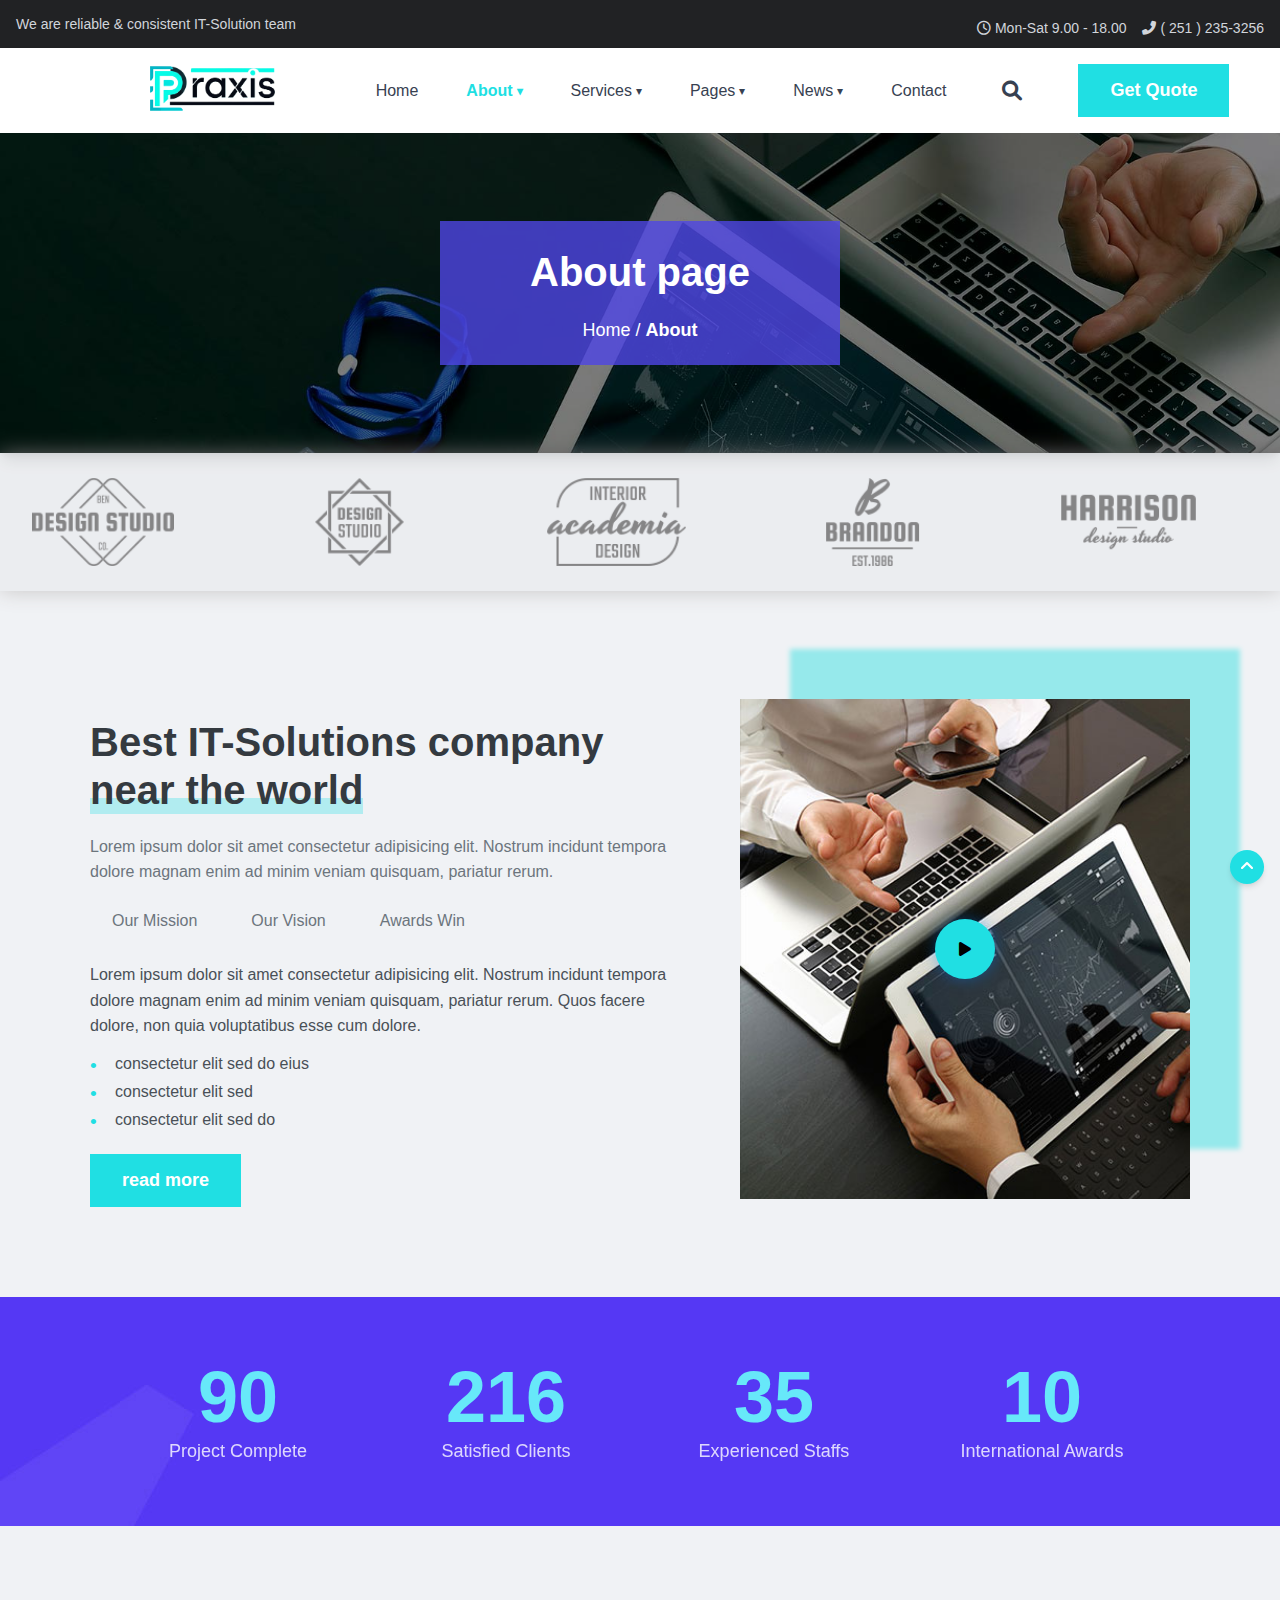
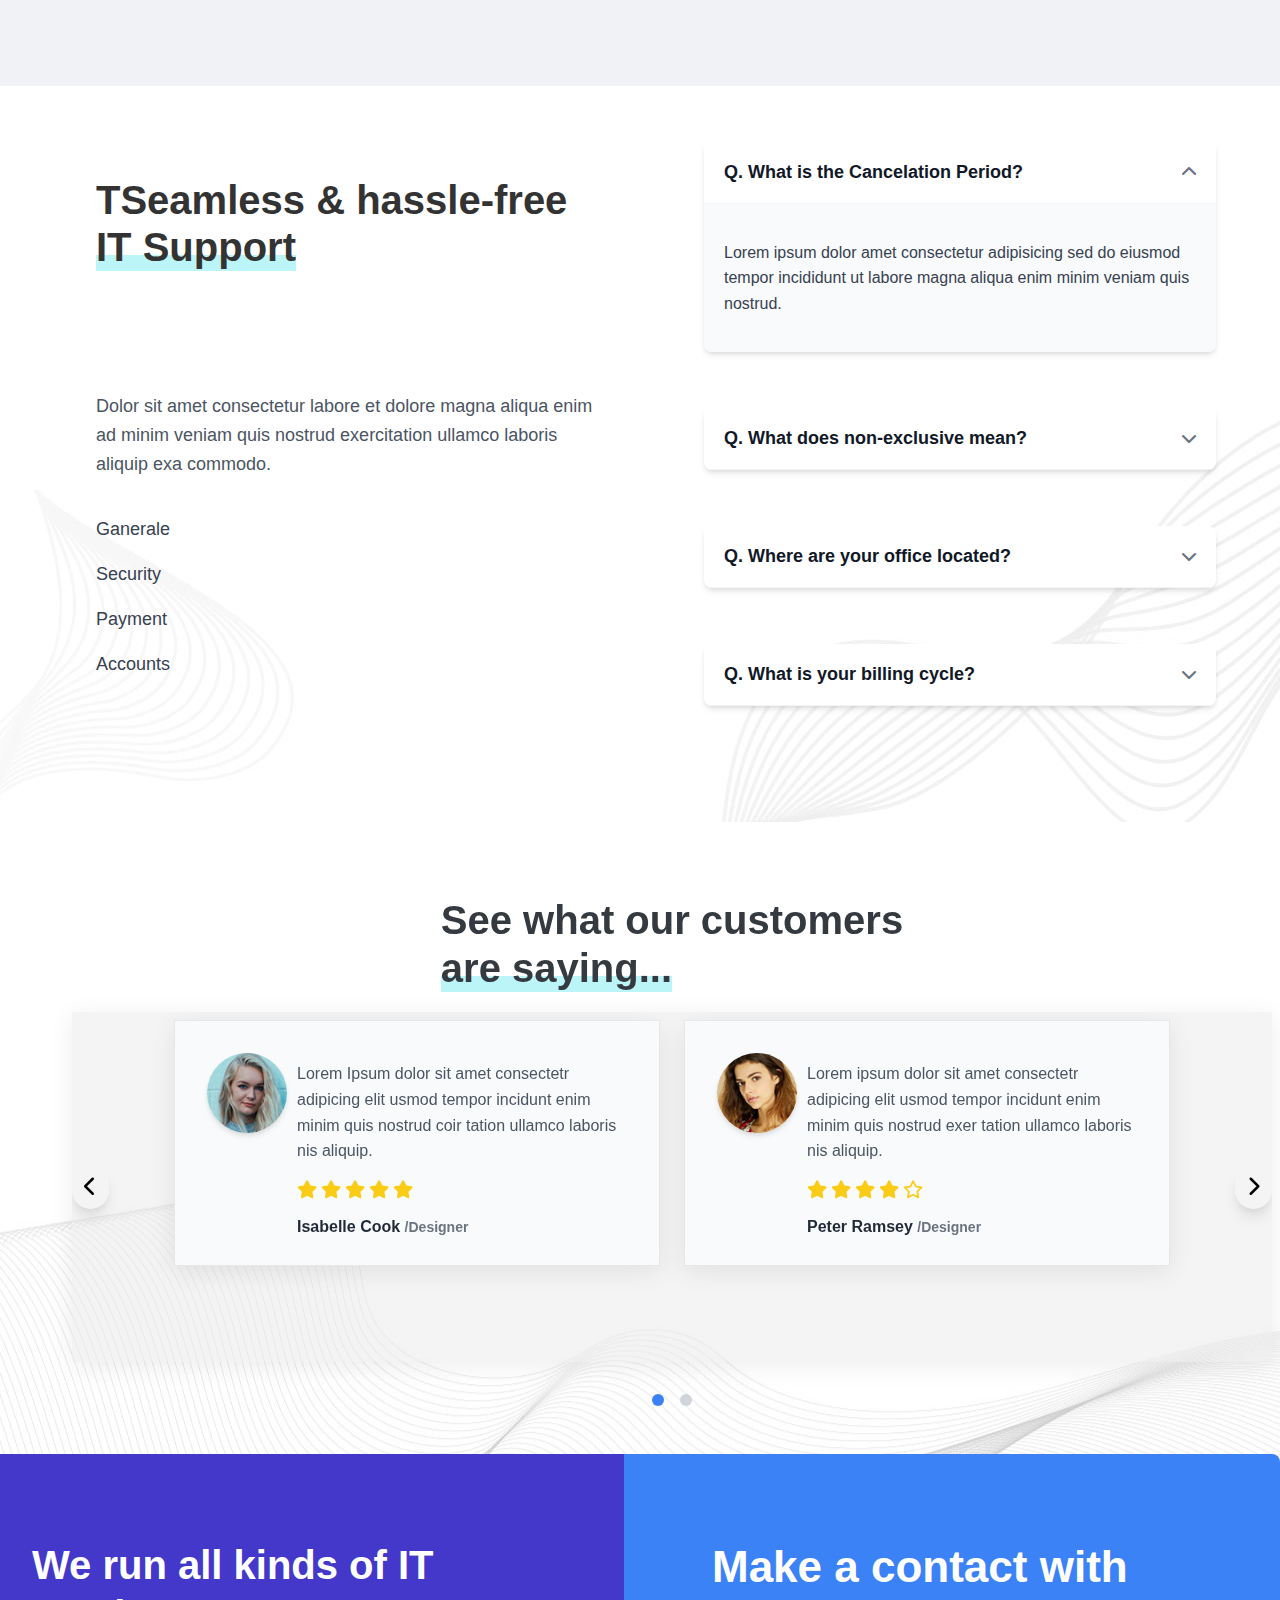
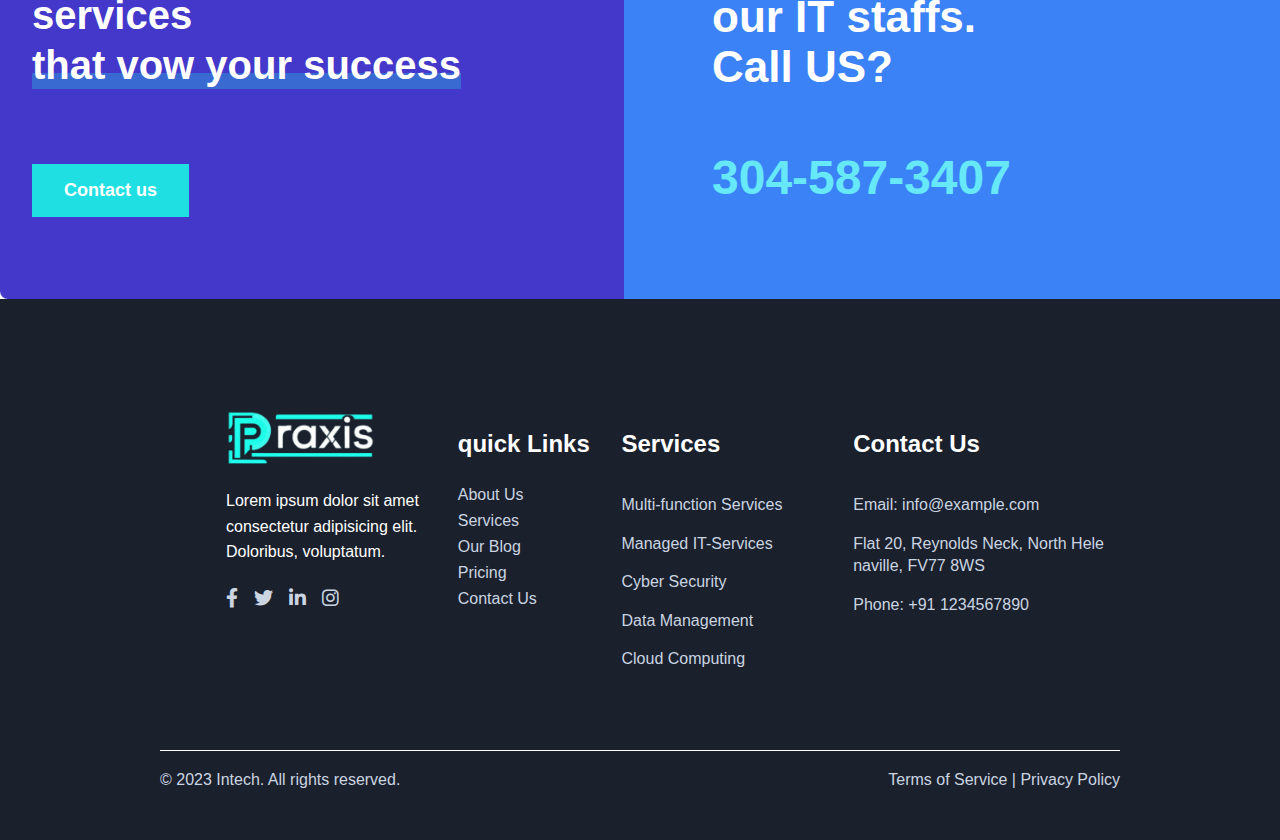
<file: components/About-page.html>
<!DOCTYPE html>
<html lang="en">
<head>
    <meta charset="UTF-8">
    <meta name="viewport" content="width=device-width, initial-scale=1.0">
    <title>about-page</title>
    <link rel="stylesheet" href="pricing-page.css">
    <link rel="stylesheet" href="components.css">
    <link rel="stylesheet" href="https://cdnjs.cloudflare.com/ajax/libs/font-awesome/6.0.0-beta3/css/all.min.css">
    
</head>

<body class="font-sans">

    

    <!-- Header Contact Info Bar -->
    <div class="header-contact-bar">
        <div>
            We are reliable & consistent IT-Solution team
        </div>
        <div class="header-contact-bar-info">
            <span>
                <i class="far fa-clock"></i> Mon-Sat 9.00 - 18.00
            </span>
            <span>
                <i class="fas fa-phone-alt"></i> ( 251 ) 235-3256
            </span>
        </div>
    </div>

    <!-- Main Navigation Bar -->
    <nav class="main-nav" id="main-nav">
           <div class="intech-logo">
            <img style="height: 45px; margin-left: 100px;" src="/public/assets/dark-praxis-logp.png" alt="Description">
        </div>

        <!-- Desktop Navigation Links -->
        <ul class="nav-links">
                    <li>
                <a href="/public/index.html">Home </a>
              
            </li>
            <li class="dropdown">
                <a href="About-page.html" class="current-page">About<span>&#9662;</span></a>
                <ul class="dropdown-menu">
                    <li><a href="About-page.html">Our Team</a></li>
                    <li><a href="About-page.html">Mission</a></li>
                    <li><a href="About-page.html">Vision</a></li>
                </ul>
            </li>
            <li class="dropdown">
                <a href="Services-page.html">Services <span>&#9662;</span></a>
                <ul class="dropdown-menu">
                    <li><a href="Services-page.html">Web Development</a></li>
                    <li><a href="Services-page.html">App Development</a></li>
                    <li><a href="Services-page.html">Cloud Services</a></li>
                    <li><a href="#">Cyber Security</a></li>
                    <li><a href="#">Data Management</a></li>
                    <li><a href="#">IT Consultancy</a></li>
                </ul>
            </li>
            <li class="dropdown">
                <a href="#">Pages <span>&#9662;</span></a>
                <ul class="dropdown-menu">
                    <li><a href="pricing-page.html">Pricing</a></li>
                    <li><a href="FAQs-page.html">FAQs</a></li>
                    <li><a href="#">Case study</a></li>
                    <li><a href="#">404 case</a></li>
                </ul>
            </li>
            <li class="dropdown">
                <a href="News.css" >News <span>&#9662;</span></a>
                <ul class="dropdown-menu">
                    <li><a href="News.html">News Style 01</a></li>
                    <li><a href="News.html">News Style 02</a></li>
                    <li><a href="News.html">Our Blog</a></li>
                    <li><a href="News.html">News Details</a></li>
                </ul>
            </li>
            <li><a href="contact.html">Contact</a></li>
             <li><button class="search-icon-button" id="open-search-modal">
                <i class="fa-solid fa-magnifying-glass"></i>
            </button></li>
            <li><button class="samebtn">
                Get Quote
            </button></li>

        </ul>

       
         <!-- Mobile Menu Toggle -->
            <button id="mobile-menu-toggle" class="mobile-menu-toggle">
                <i class="fas fa-bars"></i>
            </button>

        <!-- Mobile Menu (initially hidden) -->
        <ul id="mobile-menu" class="mobile-menu">
            <li><a href="/public/index.html">Home</a></li>
            <li class="dropdown-mobile-item">
                <a href="About-page.html" class="current-page">About<span>&#9662;</span></a>
                <ul class="dropdown-menu">
                    <li><a href="About-page.html">Our Team</a></li>
                    <li><a href="About-page.html">Mission</a></li>
                    <li><a href="About-page.html">Vision</a></li>
                </ul>
            </li>
            <li class="dropdown-mobile-item">
                <a href="Services-page.html">Services <span>&#9662;</span></a>
                <ul class="dropdown-menu">
                    <li><a href="Services-page.html">Web Development</a></li>
                    <li><a href="Services-page.html">App Development</a></li>
                    <li><a href="Services-page.html">Cloud Services</a></li>
                    <li><a href="#">Cyber Security</a></li>
                    <li><a href="#">Data Management</a></li>
                    <li><a href="#">IT Consultancy</a></li>
                </ul>
            </li>
            <li class="dropdown-mobile-item">
                <a href="#">Pages <span>&#9662;</span></a>
                <ul class="dropdown-menu">
                    <li><a href="pricing-page.html">Pricing</a></li>
                    <li><a href="FAQs-page.html">FAQs</a></li>
                    <li><a href="#">Case study</a></li>
                    <li><a href="#">404 case</a></li>
                </ul>
            </li>
            <li class="dropdown-mobile-item">
                <a href="News.html" >News <span>&#9662;</span></a>
                <ul class="dropdown-menu">
                    <li><a href="News.html">News Style 01</a></li>
                    <li><a href="News.html">News Style 02</a></li>
                    <li><a href="News.html">Our Blog</a></li>
                    <li><a href="News.html">News Details</a></li>
                </ul>
            </li>
            <li><a href="contact.html">Contact</a></li>
            <li class="mobile-search-input">
                <!-- Search input for mobile menu, unchanged as it's part of the overlay trigger logic -->
                <div class="search-input-group">
                    <input
                        type="text"
                        placeholder=" Search..."
                        class="search-input"
                    />
                    <button class="search-submit-btn">
                        <i class="fa-solid fa-magnifying-glass"></i>
                    </button>
                </div>
            </li>
        </ul>
    </nav>
    
<!-- Overlay Search Modal HTML -->
<div class="search-overlay" id="search-overlay">
    <div class="search-modal">
        <button class="close-button" id="close-search-modal">&times;</button>
       
        <div class="search-input-container">
            <input type="text" class="search-input" placeholder="Type to search...">
            <button class="search-submit-button">
                <i class="fa-solid fa-magnifying-glass"></i>
            </button>
        </div>
    </div>
</div>

    <!-- Hero Section/Banner -->
    <section class="hero-section">
        <div class="hero-content">
            <h1>About page</h1>
            <p>Home / <span style="font-weight: 600;">About</span></p>
        </div>
    </section>

      <div class="company-container">
   <div  class="scroller-container">
            <!-- The inner container holds the content and its duplicate for seamless looping -->
            <div id="about-logo" class="scroller-inner">
                <!-- Original Set of Logos -->
                <img src="/public/assets/about-comp-logo-6.png" alt="Envato Logo">
                <img src="/public/assets/about-comp-logo-2.png" alt="Envato Logo">
                <img src="/public/assets/about-comp-logo-3.png" alt="Envato Logo">
                <img src="/public/assets/about-comp-logo-4.png" alt="Envato Logo">
                <img src="/public/assets/about-comp-logo-5.png" alt="Envato Logo">
      
               

                <!-- Duplicate Set of Logos (for seamless looping) -->
                 <img src="/public/assets/about-comp-logo-6.png" alt="Envato Logo">
                <img src="/public/assets/about-comp-logo-2.png" alt="Envato Logo">
                <img src="/public/assets/about-comp-logo-3.png" alt="Envato Logo">
                <img src="/public/assets/about-comp-logo-4.png" alt="Envato Logo">
                <img src="/public/assets/about-comp-logo-5.png" alt="Envato Logo">
      
            </div>
        </div>
    </div>
    </div>
 <!-- it Solutions -->
      <section  class="it-solutions-section">
        <div class="content-left">
            <h1>Best IT-Solutions company <br>
           <span class="highlight">near the world</span></h1>
            <p class="intro-paragraph">
                Lorem ipsum dolor sit amet consectetur adipisicing elit. Nostrum incidunt tempora dolore magnam enim ad minim veniam quisquam, pariatur rerum.
            </p>

            <div class="tabs">
                <button class="tab-button active">Our Mission</button>
                <button class="tab-button">Our Vision</button>
                <button class="tab-button">Awards Win</button>
            </div>

            <p style="color: #495057;" class="description-paragraph">
                Lorem ipsum dolor sit amet consectetur adipisicing elit. Nostrum incidunt tempora dolore magnam enim ad minim veniam quisquam, pariatur rerum. Quos facere dolore, non quia voluptatibus esse cum dolore.
            </p>

            <ul class="features-list">
                <li>consectetur elit sed do eius</li>
                <li>consectetur elit sed</li>
                <li>consectetur elit sed do</li>
            </ul>

            <button class="samebtn">
                   read more
                </button>
        </div>

        <div class="image-right">
            <img src="/public/assets/video-banner.png" alt="IT Solutions Team" class="main-image">
            <div class="play-button-overlay">
               <i class="fa-solid fa-play"></i>
            </div>
        </div>
    </section>

<!-- 
    statistics-section -->


        <section class="statistics-section">
        <div class="statistics-container">
            <div class="statistic-item">
                <div class="statistic-number">90</div>
                <div class="statistic-label">Project Complete</div>
            </div>
            <div class="statistic-item">
                <div class="statistic-number">216</div>
                <div class="statistic-label">Satisfied Clients</div>
            </div>
            <div class="statistic-item">
                <div class="statistic-number">35</div>
                <div class="statistic-label">Experienced Staffs</div>
            </div>
            <div class="statistic-item">
                <div class="statistic-number">10</div>
                <div class="statistic-label">International Awards</div>
            </div>
        </div>
    </section>


      <!-- Main FAQs Container: Holds the left content and right FAQ sections -->
    
    <div class="main-FAQs">
    <div class="faqs-container">

        <!-- FAQs Left Section: Main heading, text, and navigation -->
        <div class="faqs-left-section">
            <div class="main-heading">
            <h4>TSeamless & hassle-free<br>
             <span class="highlight">IT Support</span> </h1>
           
        </div>
            <p>
                Dolor sit amet consectetur labore et dolore magna aliqua enim ad minim veniam quis nostrud exercitation ullamco laboris aliquip exa commodo.
            </p>

            <div class="faqs-nav-links">
                <ul>
                    <li>
                        <a href="#">Ganerale</a>
                    </li>
                    <li>
                        <a href="#">Security</a>
                    </li>
                    <li>
                        <a href="#">Payment</a>
                    </li>
                    <li>
                        <a href="#">Accounts</a>
                    </li>
                </ul>
            </div>
        </div>

        <!-- FAQs Right Section: Interactive FAQ accordion -->
        <div class="faqs-right-section">
            <div class="faqs-accordion-group">

                <!-- FAQ Item 1 -->
                <div class="faqs-accordion-item">
                    <div class="faqs-accordion-header active">
                        <h3>Q. What is the Cancelation Period?</h3>
                        <i class="fas fa-chevron-down faqs-accordion-arrow-icon"></i>
                    </div>
                    <div class="faqs-accordion-content">
                        <p>Lorem ipsum dolor amet consectetur adipisicing sed do eiusmod tempor incididunt ut labore magna aliqua enim minim veniam quis nostrud.</p>
                    </div>
                </div>

                <!-- FAQ Item 2 -->
                <div class="faqs-accordion-item">
                    <div class="faqs-accordion-header">
                        <h3>Q. What does non-exclusive mean?</h3>
                        <i class="fas fa-chevron-down faqs-accordion-arrow-icon"></i>
                    </div>
                    <div class="faqs-accordion-content">
                        <p>Non-exclusive means that we can provide similar services to other clients, and you are also free to use other providers for similar services.</p>
                    </div>
                </div>

                <!-- FAQ Item 3 -->
                <div class="faqs-accordion-item">
                    <div class="faqs-accordion-header">
                        <h3>Q. Where are your office located?</h3>
                        <i class="fas fa-chevron-down faqs-accordion-arrow-icon"></i>
                    </div>
                    <div class="faqs-accordion-content">
                        <p>Our main office is located in the heart of the city, with several satellite offices across the country to serve you better.</p>
                    </div>
                </div>

                <!-- FAQ Item 4 -->
                <div class="faqs-accordion-item">
                    <div class="faqs-accordion-header">
                        <h3>Q. What is your billing cycle?</h3>
                        <i class="fas fa-chevron-down faqs-accordion-arrow-icon"></i>
                    </div>
                    <div class="faqs-accordion-content">
                        <p>Our billing cycle is typically monthly, with invoices sent out on the first day of each month for services rendered in the previous month.</p>
                    </div>
                </div>
            

            </div>
        </div>
    </div>

    <!-- Scroll to Top Button: Appears when scrolling down -->
    <button id="scrollToTopBtn" title="Go to top">
        <i class="fas fa-arrow-up"></i>
    </button>


  
<!-- customers review -->

    <div class="customers-container"> 
      <div class="section-title">
            <h1>See what our customers <br><span class="highlight">are saying...</span></h1>
             
           
        </div>


        <div class="slider-wrapper">
            <!-- Slider Container -->
            <div id="testimonial-slider">

                <!-- Testimonial Card 1 -->
                <div class="testimonial-card">
                    <div class="flex-shrink-0">
                        <img src="/public/assets/testi-1-1.jpg" alt="Isabelle Cook">
                    </div>
                    <div class="testimonial-content">
                        <p class="testimonial-text">
                            Lorem Ipsum dolor sit amet consectetr adipicing elit usmod tempor incidunt enim minim quis nostrud coir tation ullamco laboris nis aliquip.
                        </p>
                        <div class="testimonial-stars">
                            <i class="fas fa-star"></i>
                            <i class="fas fa-star"></i>
                            <i class="fas fa-star"></i>
                            <i class="fas fa-star"></i>
                            <i class="fas fa-star"></i>
                        </div>
                        <p class="testimonial-author">Isabelle Cook  <span class="testimonial-role">/Designer</span></p>
                       
                    </div>
                </div>

                <!-- Testimonial Card 2 -->
                <div class="testimonial-card">
                    <div class="flex-shrink-0">
                        <img src="/public/assets/testi-1-2.jpg" alt="Peter Ramsey">
                    </div>
                    <div class="testimonial-content">
                        <p class="testimonial-text">
                            Lorem ipsum dolor sit amet consectetr adipicing elit usmod tempor incidunt enim minim quis nostrud exer tation ullamco laboris nis aliquip.
                        </p>
                        <div class="testimonial-stars">
                            <i class="fas fa-star"></i>
                            <i class="fas fa-star"></i>
                            <i class="fas fa-star"></i>
                            <i class="fas fa-star"></i>
                            <i class="far fa-star"></i> <!-- Half star example -->
                        </div>
                        <p class="testimonial-author">Peter Ramsey <span class="testimonial-role">/Designer</span></p>
                        
                    </div>
                </div>

                 <!-- Testimonial Card 3 (Example, initially hidden) -->
                <div class="testimonial-card">
                    <div class="flex-shrink-0">
                        <img src="/public/assets/testi-1-3.jpg" alt="John Doe">
                    </div>
                    <div class="testimonial-content">
                        <p class="testimonial-text">
                            This is an excellent service! I am thoroughly impressed with the quality and support. Highly recommend!
                        </p>
                        <div class="testimonial-stars">
                            <i class="fas fa-star"></i>
                            <i class="fas fa-star"></i>
                            <i class="fas fa-star"></i>
                            <i class="fas fa-star"></i>
                            <i class="fas fa-star-half-alt"></i>
                        </div>
                        <p class="testimonial-author">John Doe <span class="testimonial-role">/CEO</span></p>
                        
                    </div>
                </div>

            </div>

            <!-- Left Navigation Arrow -->
            <button id="prevBtn" class="nav-btn">
                <i class="fas fa-chevron-left"></i>
            </button>

            <!-- Right Navigation Arrow -->
            <button id="nextBtn" class="nav-btn">
                <i class="fas fa-chevron-right"></i>
            </button>
        </div>

        <!-- Navigation Dots (will be dynamically generated by JS) -->
        <div id="dots-container" class="dots-container">
        </div>
    </div>


    <!--contect container for the two sections --> 


    <div class="make-a-contect">
      
        <div class="left-contect-section">
            <div class="main-heading">
                <h4>We run all kinds of IT services <br>
                    <span class="highlight">that vow your success</span>
                </h4>
                <!-- Contact Us button -->
                <div style=" display: inline-block;" class="samebtn">Contact us</div>
            </div>
        </div>

       
        <div class="right-contect-section">
           <h4>Make a contact with <br> our IT staffs. <br> Call US?</h2>
           <p>304-587-3407</p>
        </div>
    </div>

    <!-- footer section -->

    <div class="footer-main">

            <div class="footer-container">
            <div class="footer-logo">
                <img src="/public/assets/light-praxis-logo.png" alt="Description">
                <p>Lorem ipsum dolor sit amet consectetur adipisicing elit. Doloribus, voluptatum.</p>
                <div class="footer-social-icons">
                    <a href="#" aria-label="Facebook"><i class="fab fa-facebook-f"></i></a>
                    <a href="#" aria-label="Twitter"><i class="fab fa-twitter"></i></a>
                    <a href="#" aria-label="LinkedIn"><i class="fab fa-linkedin-in"></i></a>
                    <a href="#" aria-label="Instagram"><i class="fab fa-instagram"></i></a>
                </div>
            </div>
            <div class="footer-links">
                <h2>quick Links</h2>
                <a href="#">About Us</a>
                <a href="#">Services</a>
                <a href="#">Our Blog</a>
                <a href="#">Pricing</a>
                <a href="#">Contact Us</a>
               
            </div>
            <div class="footer-services">
                <h2>Services</h2>
                <p>Multi-function Services</p>
                <p>Managed IT-Services</p>
                <p>Cyber Security</p>
                <p>Data Management</p>
                <p>Cloud Computing</p>
            </div>
            <div class="footer-contact">
                <h2>Contact Us</h2>
                <p>Email: info@example.com</p>
                <p>Flat 20, Reynolds Neck, North Hele <br> naville, FV77 8WS</p>
                <p>Phone: +91 1234567890</p>
            </div>
            </div>
<div class="footer-bottom">
    <p>&copy; 2023 Intech. All rights reserved.</p>
    <p>Terms of Service  | Privacy Policy</p>
</div>
    </div>

      
    </div>
     <!-- Scroll to Top Button (similar to the one in the image) -->
        <button onclick="window.scrollTo({top: 0, behavior: 'smooth'});"
                class="scroll-to-top-button"
                aria-label="Scroll to top">
            <i class="fa-solid fa-angle-up fa-flip"></i>
        </button>
<script src="components.js"></script>
</body>
</html>
</file>
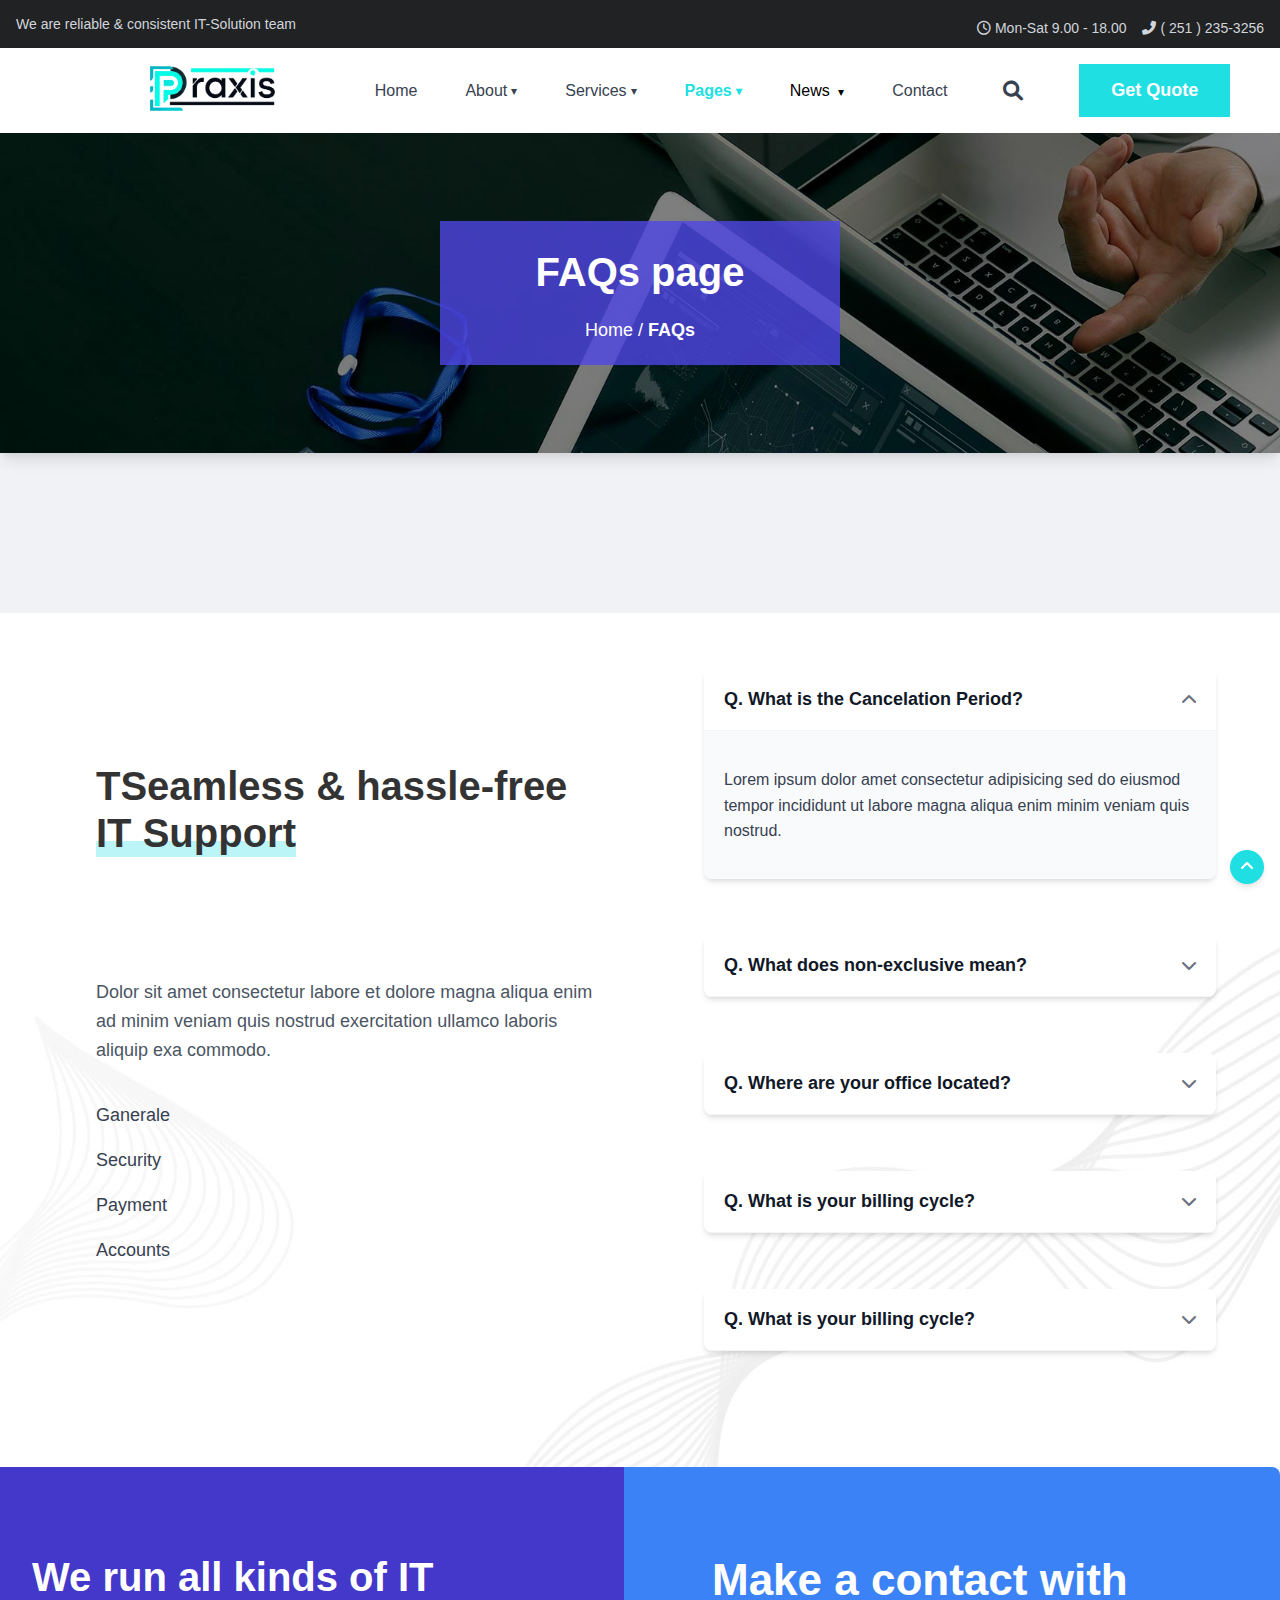
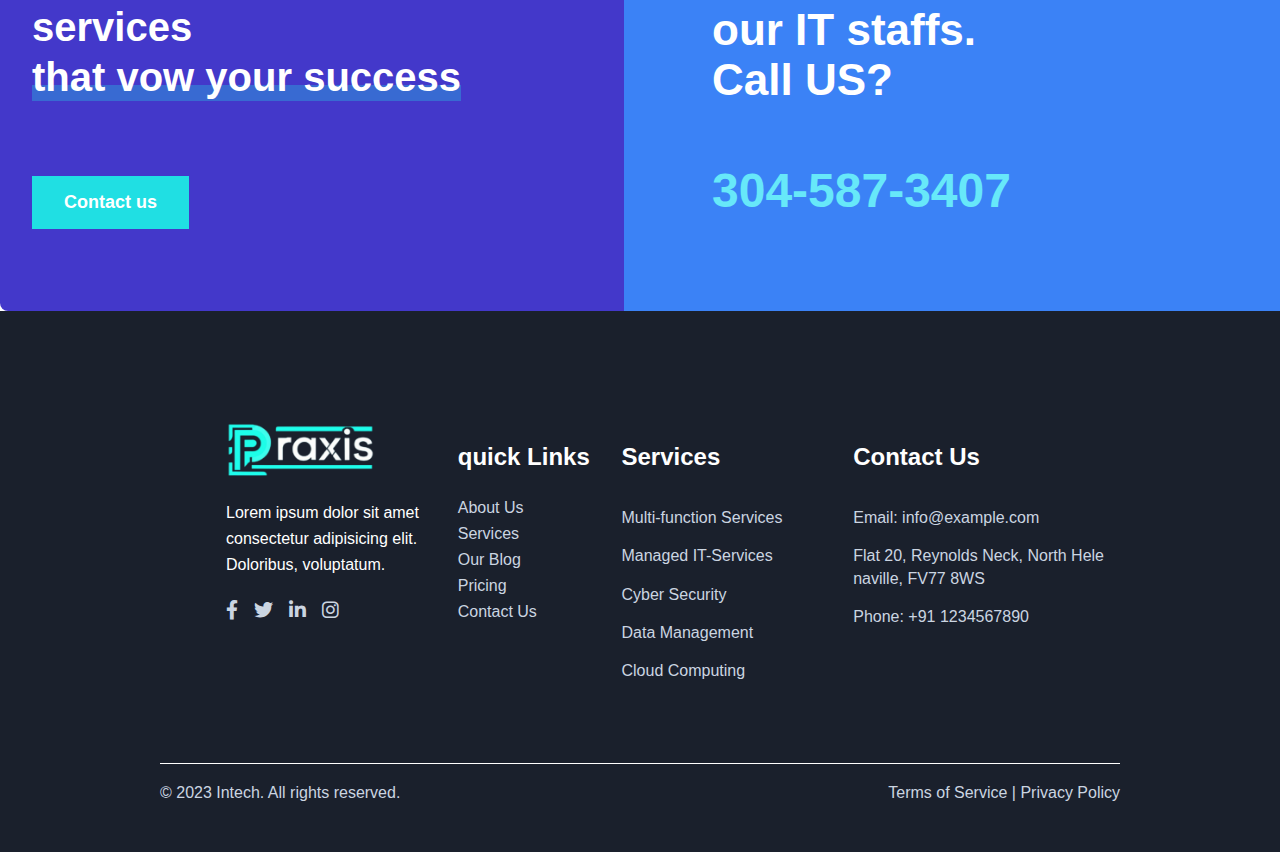
<file: components/FAQs-page.html>
<!DOCTYPE html>
<html lang="en">
<head>
    <meta charset="UTF-8">
    <meta name="viewport" content="width=device-width, initial-scale=1.0">
    <title>FAQs-page</title>
  
    <link rel="stylesheet" href="components.css">
    <link rel="stylesheet" href="https://cdnjs.cloudflare.com/ajax/libs/font-awesome/6.0.0-beta3/css/all.min.css">
    
</head>

<body class="font-sans">

   

    <!-- Header Contact Info Bar -->
    <div class="header-contact-bar">
        <div>
            We are reliable & consistent IT-Solution team
        </div>
        <div class="header-contact-bar-info">
            <span>
                <i class="far fa-clock"></i> Mon-Sat 9.00 - 18.00
            </span>
            <span>
                <i class="fas fa-phone-alt"></i> ( 251 ) 235-3256
            </span>
        </div>
    </div>

    <!-- Main Navigation Bar -->
    <nav class="main-nav" id="main-nav">

           <div class="intech-logo">
            <img style="height: 45px; margin-left: 100px;" src="/public/assets/dark-praxis-logp.png" alt="Description">
        </div>

        <!-- Desktop Navigation Links -->
        <ul class="nav-links">
                  <li>
                <a href="/public/index.html">Home </a>
              
            </li>
            <li class="dropdown">
                <a href="About-page.html">About<span>&#9662;</span></a>
                <ul class="dropdown-menu">
                    <li><a href="About-page.html">Our Team</a></li>
                    <li><a href="About-page.html">Mission</a></li>
                    <li><a href="About-page.html">Vision</a></li>
                </ul>
            </li>
            <li class="dropdown">
                <a href="Services-page.html">Services <span>&#9662;</span></a>
                <ul class="dropdown-menu">
                    <li><a href="Services-page.html">Web Development</a></li>
                    <li><a href="Services-page.html">App Development</a></li>
                    <li><a href="Services-page.html">Cloud Services</a></li>
                    <li><a href="#">Cyber Security</a></li>
                    <li><a href="#">Data Management</a></li>
                    <li><a href="#">IT Consultancy</a></li>
                </ul>
            </li>
            <li class="dropdown">
                <a href="#" class="current-page">Pages <span>&#9662;</span></a>
                <ul class="dropdown-menu">
                    <li><a href="pricing-page.html">Pricing</a></li>
                    <li><a href="FAQs-page.html">FAQs</a></li>
                    <li><a href="#">Case study</a></li>
                    <li><a href="#">404 case</a></li>
                </ul>
            </li>
            <li class="dropdown">
                <a href="News.css" ></a>News <span>&#9662;</span></a>
                <ul class="dropdown-menu">
                    <li><a href="News.html">News Style 01</a></li>
                    <li><a href="News.html">News Style 02</a></li>
                    <li><a href="News.html">Our Blog</a></li>
                    <li><a href="News.html">News Details</a></li>
                </ul>
            </li>
            <li><a href="contact.html">Contact</a></li>
            <li><button class="search-icon-button" id="open-search-modal">
                <i class="fa-solid fa-magnifying-glass"></i>
            </button></li>
            <li><button class="samebtn">
                Get Quote
            </button></li>
        </ul>

         <button id="mobile-menu-toggle" class="mobile-menu-toggle">
                <i class="fas fa-bars"></i>
            </button>

        <!-- Mobile Menu (initially hidden) -->
        <ul id="mobile-menu" class="mobile-menu">
            <li><a href="/public/index.html">Home</a></li>
            <li class="dropdown-mobile-item">
                <a href="About-page.html">About<span>&#9662;</span></a>
                <ul class="dropdown-menu">
                    <li><a href="About-page.html">Our Team</a></li>
                    <li><a href="About-page.html">Mission</a></li>
                    <li><a href="About-page.html">Vision</a></li>
                </ul>
            </li>
            <li class="dropdown-mobile-item">
                <a href="Services-page.html">Services <span>&#9662;</span></a>
                <ul class="dropdown-menu">
                    <li><a href="Services-page.html">Web Development</a></li>
                    <li><a href="Services-page.html">App Development</a></li>
                    <li><a href="Services-page.html">Cloud Services</a></li>
                    <li><a href="#">Cyber Security</a></li>
                    <li><a href="#">Data Management</a></li>
                    <li><a href="#">IT Consultancy</a></li>
                </ul>
            </li>
            <li class="dropdown-mobile-item">
                <a href="#"  class="current-page">Pages <span>&#9662;</span></a>
                <ul class="dropdown-menu">
                    <li><a href="pricing-page.html">Pricing</a></li>
                    <li><a  href="FAQs-page.html">FAQs</a></li>
                    <li><a href="#">Case study</a></li>
                    <li><a href="#">404 case</a></li>
                </ul>
            </li>
            <li class="dropdown-mobile-item">
                <a href="News.html" class="current-page">News <span>&#9662;</span></a>
                <ul class="dropdown-menu">
                    <li><a href="News.html">News Style 01</a></li>
                    <li><a href="News.html">News Style 02</a></li>
                    <li><a href="News.html">Our Blog</a></li>
                    <li><a href="News.html">News Details</a></li>
                </ul>
            </li>
            <li><a href="contact.html">Contact</a></li>
            <li class="mobile-search-input">
                <!-- Search input for mobile menu, unchanged as it's part of the overlay trigger logic -->
                <div class="search-input-group">
                    <input
                        type="text"
                        placeholder=" Search..."
                        class="search-input"
                    />
                    <button class="search-submit-btn">
                        <i class="fa-solid fa-magnifying-glass"></i>
                    </button>
                </div>
            </li>
        </ul>
    </nav>
    
<!-- Overlay Search Modal HTML -->
<div class="search-overlay" id="search-overlay">
    <div class="search-modal">
        <button class="close-button" id="close-search-modal">&times;</button>
       
        <div class="search-input-container">
            <input type="text" class="search-input" placeholder="Type to search...">
            <button class="search-submit-button">
                <i class="fa-solid fa-magnifying-glass"></i>
            </button>
        </div>
    </div>
</div>

    <!-- Hero Section/Banner -->
    <section class="hero-section">
        <div class="hero-content">
            <h1>FAQs page</h1>
            <p>Home / <span style="font-weight: 600;">FAQs</span></p>
        </div>
    </section>

    <!-- Main FAQs Container: Holds the left content and right FAQ sections -->
    
    <div class="main-FAQs">
    <div class="faqs-container">

        <!-- FAQs Left Section: Main heading, text, and navigation -->
        <div class="faqs-left-section">
            <div class="main-heading">
            <h4>TSeamless & hassle-free<br>
             <span class="highlight">IT Support</span> </h1>
           
        </div>
            <p>
                Dolor sit amet consectetur labore et dolore magna aliqua enim ad minim veniam quis nostrud exercitation ullamco laboris aliquip exa commodo.
            </p>

            <div class="faqs-nav-links">
                <ul>
                    <li>
                        <a href="#">Ganerale</a>
                    </li>
                    <li>
                        <a href="#">Security</a>
                    </li>
                    <li>
                        <a href="#">Payment</a>
                    </li>
                    <li>
                        <a href="#">Accounts</a>
                    </li>
                </ul>
            </div>
        </div>

        <!-- FAQs Right Section: Interactive FAQ accordion -->
        <div class="faqs-right-section">
            <div class="faqs-accordion-group">

                <!-- FAQ Item 1 -->
                <div class="faqs-accordion-item">
                    <div class="faqs-accordion-header active">
                        <h3>Q. What is the Cancelation Period?</h3>
                        <i class="fas fa-chevron-down faqs-accordion-arrow-icon"></i>
                    </div>
                    <div class="faqs-accordion-content">
                        <p>Lorem ipsum dolor amet consectetur adipisicing sed do eiusmod tempor incididunt ut labore magna aliqua enim minim veniam quis nostrud.</p>
                    </div>
                </div>

                <!-- FAQ Item 2 -->
                <div class="faqs-accordion-item">
                    <div class="faqs-accordion-header">
                        <h3>Q. What does non-exclusive mean?</h3>
                        <i class="fas fa-chevron-down faqs-accordion-arrow-icon"></i>
                    </div>
                    <div class="faqs-accordion-content">
                        <p>Non-exclusive means that we can provide similar services to other clients, and you are also free to use other providers for similar services.</p>
                    </div>
                </div>

                <!-- FAQ Item 3 -->
                <div class="faqs-accordion-item">
                    <div class="faqs-accordion-header">
                        <h3>Q. Where are your office located?</h3>
                        <i class="fas fa-chevron-down faqs-accordion-arrow-icon"></i>
                    </div>
                    <div class="faqs-accordion-content">
                        <p>Our main office is located in the heart of the city, with several satellite offices across the country to serve you better.</p>
                    </div>
                </div>

                <!-- FAQ Item 4 -->
                <div class="faqs-accordion-item">
                    <div class="faqs-accordion-header">
                        <h3>Q. What is your billing cycle?</h3>
                        <i class="fas fa-chevron-down faqs-accordion-arrow-icon"></i>
                    </div>
                    <div class="faqs-accordion-content">
                        <p>Our billing cycle is typically monthly, with invoices sent out on the first day of each month for services rendered in the previous month.</p>
                    </div>
                </div>
                <!-- FAQ Item 4 -->
                <div class="faqs-accordion-item">
                    <div class="faqs-accordion-header">
                        <h3>Q. What is your billing cycle?</h3>
                        <i class="fas fa-chevron-down faqs-accordion-arrow-icon"></i>
                    </div>
                    <div class="faqs-accordion-content">
                        <p>Our billing cycle is typically monthly, with invoices sent out on the first day of each month for services rendered in the previous month.</p>
                    </div>
                </div>

            </div>
        </div>
    </div>

   



     <!--  contect container for the two sections -->
    <div class="make-a-contect">
        
        <div class="left-contect-section">
            <div class="main-heading">

                <h4>We run all kinds of IT services <br>
                    <span class="highlight">that vow your success</span>
                </h4>
                <div style=" display: inline-block;" class="samebtn">Contact us</div>
            </div>
        </div>


        <div class="right-contect-section">
         
            <h4>Make a contact with <br> our  IT staffs. <br> Call US?</h2>
            <p>304-587-3407</p>
        </div>
    </div>



    
<!-- footer -->
    <div class="footer-main">

            <div class="footer-container">
            <div class="footer-logo">
                <img src="/public/assets/light-praxis-logo.png" alt="Description">
                <p>Lorem ipsum dolor sit amet consectetur adipisicing elit. Doloribus, voluptatum.</p>
                <div class="footer-social-icons">
                    <a href="#" aria-label="Facebook"><i class="fab fa-facebook-f"></i></a>
                    <a href="#" aria-label="Twitter"><i class="fab fa-twitter"></i></a>
                    <a href="#" aria-label="LinkedIn"><i class="fab fa-linkedin-in"></i></a>
                    <a href="#" aria-label="Instagram"><i class="fab fa-instagram"></i></a>
                </div>
            </div>
            <div class="footer-links">
                <h2>quick Links</h2>
                <a href="#">About Us</a>
                <a href="#">Services</a>
                <a href="#">Our Blog</a>
                <a href="#">Pricing</a>
                <a href="#">Contact Us</a>
               
            </div>
            <div class="footer-services">
                <h2>Services</h2>
                <p>Multi-function Services</p>
                <p>Managed IT-Services</p>
                <p>Cyber Security</p>
                <p>Data Management</p>
                <p>Cloud Computing</p>
            </div>
            <div class="footer-contact">
                <h2>Contact Us</h2>
                <p>Email: info@example.com</p>
                <p>Flat 20, Reynolds Neck, North Hele <br> naville, FV77 8WS</p>
                <p>Phone: +91 1234567890</p>
            </div>
            </div>
<div class="footer-bottom">
    <p>&copy; 2023 Intech. All rights reserved.</p>
    <p>Terms of Service  | Privacy Policy</p>
</div>

 <!-- Scroll to Top Button (similar to the one in the image) -->
        <button onclick="window.scrollTo({top: 0, behavior: 'smooth'});"
                class="scroll-to-top-button"
                aria-label="Scroll to top">
            <i class="fa-solid fa-angle-up fa-flip"></i>
        </button>

    

    <script>
        // JavaScript for Accordion functionality
        document.addEventListener('DOMContentLoaded', () => {
            const accordionHeaders = document.querySelectorAll('.faqs-accordion-header');

            accordionHeaders.forEach(header => {
                header.addEventListener('click', () => {
                    const currentlyActive = document.querySelector('.faqs-accordion-header.active');

                    // Close any currently active accordion item
                    if (currentlyActive && currentlyActive !== header) {
                        currentlyActive.classList.remove('active');
                        currentlyActive.nextElementSibling.style.display = 'none';
                    }

                    // Toggle the clicked accordion item's active state and content visibility
                    header.classList.toggle('active');
                    const content = header.nextElementSibling;
                    if (content.style.display === 'block') {
                        content.style.display = 'none';
                    } else {
                        content.style.display = 'block';
                    }
                });
            });

            // JavaScript for Scroll to Top Button functionality
            const scrollToTopBtn = document.getElementById("scrollToTopBtn");

            // Show/hide button based on scroll position
            window.onscroll = function() {
                if (document.body.scrollTop > 20 || document.documentElement.scrollTop > 20) {
                    scrollToTopBtn.style.display = "block";
                } else {
                    scrollToTopBtn.style.display = "none";
                }
            };

            // Scroll to top when button is clicked
            scrollToTopBtn.addEventListener("click", function() {
                document.body.scrollTop = 0;
                document.documentElement.scrollTop = 0;
            });
        });
    </script>

<script src="components.js"></script>

</body>
</html>
</file>
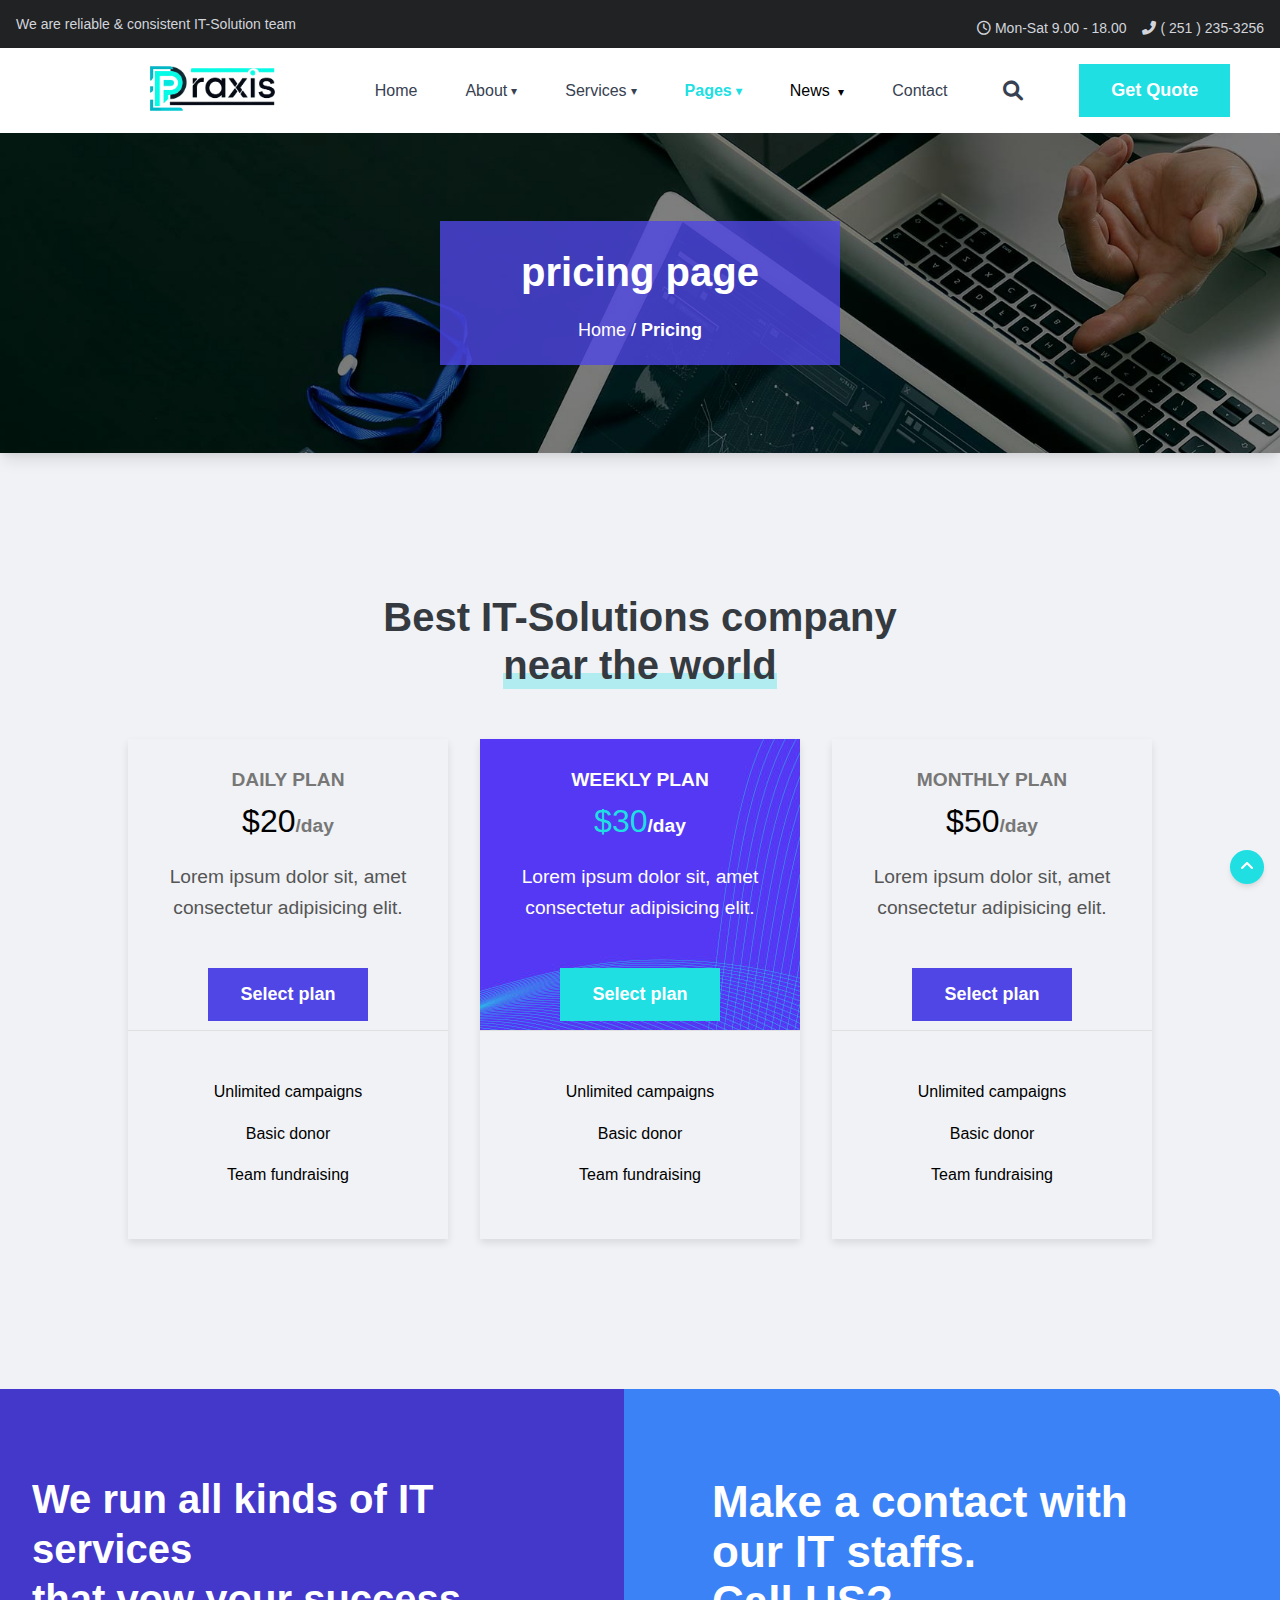
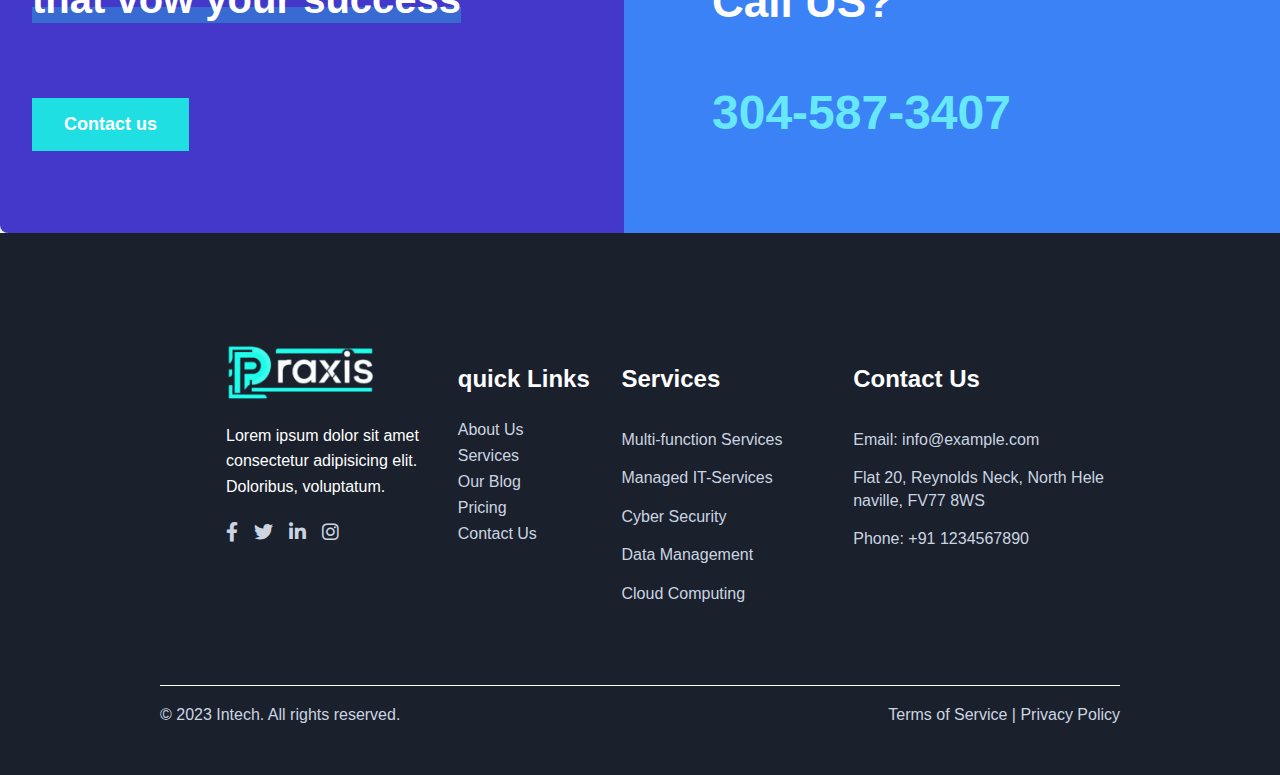
<file: components/pricing-page.html>
<!DOCTYPE html>
<html lang="en">
<head>
    <meta charset="UTF-8">
    <meta name="viewport" content="width=device-width, initial-scale=1.0">
    <title>pricing-page</title>
    <link rel="stylesheet" href="pricing-page.css">
    <link rel="stylesheet" href="components.css">
    <link rel="stylesheet" href="https://cdnjs.cloudflare.com/ajax/libs/font-awesome/6.0.0-beta3/css/all.min.css">
    
</head>

<body class="font-sans">

    

    <!-- Header Contact Info Bar -->
    <div class="header-contact-bar">
        <div>
            We are reliable & consistent IT-Solution team
        </div>
        <div class="header-contact-bar-info">
            <span>
                <i class="far fa-clock"></i> Mon-Sat 9.00 - 18.00
            </span>
            <span>
                <i class="fas fa-phone-alt"></i> ( 251 ) 235-3256
            </span>
        </div>
    </div>

    <!-- Main Navigation Bar -->
    <nav class="main-nav" id="main-nav">
           <div class="intech-logo">
            <img style="height: 45px; margin-left: 100px;" src="/public/assets/dark-praxis-logp.png" alt="Description">
        </div>

        <!-- Desktop Navigation Links -->
        <ul class="nav-links">
                    <li>
                <a href="/public/index.html">Home </a>
              
            </li>
            <li class="dropdown">
                <a href="About-page.html">About<span>&#9662;</span></a>
                <ul class="dropdown-menu">
                    <li><a href="About-page.html">Our Team</a></li>
                    <li><a href="About-page.html">Mission</a></li>
                    <li><a href="About-page.html">Vision</a></li>
                </ul>
            </li>
            <li class="dropdown">
                <a href="Services-page.html">Services <span>&#9662;</span></a>
                <ul class="dropdown-menu">
                    <li><a href="Services-page.html">Web Development</a></li>
                    <li><a href="Services-page.html">App Development</a></li>
                    <li><a href="Services-page.html">Cloud Services</a></li>
                    <li><a href="#">Cyber Security</a></li>
                    <li><a href="#">Data Management</a></li>
                    <li><a href="#">IT Consultancy</a></li>
                </ul>
            </li>
            <li class="dropdown">
                <a href="#"  class="current-page">Pages <span>&#9662;</span></a>
                <ul class="dropdown-menu">
                    <li><a href="pricing-page.html">Pricing</a></li>
                    <li><a href="FAQs-page.html">FAQs</a></li>
                    <li><a href="#">Case study</a></li>
                    <li><a href="#">404 case</a></li>
                </ul>
            </li>
            <li class="dropdown">
                <a href="/components/News.html" ></a>News <span>&#9662;</span></a>
                <ul class="dropdown-menu">
                    <li><a href="/components/News.html">News Style 01</a></li>
                    <li><a href="/components/News.html">News Style 02</a></li>
                    <li><a href="/components/News.html">Our Blog</a></li>
                    <li><a href="/components/News.html">News Details</a></li>
                </ul>
            </li>
            <li><a href="contact.html">Contact</a></li>
             <li><button class="search-icon-button" id="open-search-modal">
                <i class="fa-solid fa-magnifying-glass"></i>
            </button></li>
            <li><button class="samebtn">
                Get Quote
            </button></li>
        </ul>

            <!-- Mobile Menu Toggle -->
            <button id="mobile-menu-toggle" class="mobile-menu-toggle">
                <i class="fas fa-bars"></i>
            </button>
    

        <!-- Mobile Menu (initially hidden) -->
        <ul id="mobile-menu" class="mobile-menu">
            <li><a href="/public/index.html">Home</a></li>
            <li class="dropdown-mobile-item">
                <a href="About-page.html">About<span>&#9662;</span></a>
                <ul class="dropdown-menu">
                    <li><a href="About-page.html">Our Team</a></li>
                    <li><a href="About-page.html">Mission</a></li>
                    <li><a href="About-page.html">Vision</a></li>
                </ul>
            </li>
            <li class="dropdown-mobile-item">
                <a href="Services-page.html">Services <span>&#9662;</span></a>
                <ul class="dropdown-menu">
                    <li><a href="Services-page.html">Web Development</a></li>
                    <li><a href="Services-page.html">App Development</a></li>
                    <li><a href="Services-page.html">Cloud Services</a></li>
                    <li><a href="#">Cyber Security</a></li>
                    <li><a href="#">Data Management</a></li>
                    <li><a href="#">IT Consultancy</a></li>
                </ul>
            </li>
            <li class="dropdown-mobile-item">
                <a href="#"  class="current-page">Pages <span>&#9662;</span></a>
                <ul class="dropdown-menu">
                    <li><a href="pricing-page.html">Pricing</a></li>
                    <li><a href="FAQs-page.html">FAQs</a></li>
                    <li><a href="#">Case study</a></li>
                    <li><a href="#">404 case</a></li>
                </ul>
            </li>
            <li class="dropdown-mobile-item">
                <a href="/components/News.html">News <span>&#9662;</span></a>
                <ul class="dropdown-menu">
                    <li><a href="/components/News.html">News Style 01</a></li>
                    <li><a href="/components/News.html">News Style 02</a></li>
                    <li><a href="/components/News.html">Our Blog</a></li>
                    <li><a href="/components/News.html">News Details</a></li>
                </ul>
            </li>
            <li><a href="contact.html">Contact</a></li>
            <li class="mobile-search-input">
                <!-- Search input for mobile menu, unchanged as it's part of the overlay trigger logic -->
                <div class="search-input-group">
                    <input
                        type="text"
                        placeholder=" Search..."
                        class="search-input"
                    />
                    <button class="search-submit-btn">
                        <i class="fa-solid fa-magnifying-glass"></i>
                    </button>
                </div>
            </li>
        </ul>
    </nav>
    
<!-- Overlay Search Modal HTML -->
<div class="search-overlay" id="search-overlay">
    <div class="search-modal">
        <button class="close-button" id="close-search-modal">&times;</button>
       
        <div class="search-input-container">
            <input type="text" class="search-input" placeholder="Type to search...">
            <button class="search-submit-button">
                <i class="fa-solid fa-magnifying-glass"></i>
            </button>
        </div>
    </div>
</div>

    <!-- Hero Section/Banner -->
    <section class="hero-section">
        <div class="hero-content">
            <h1>pricing page</h1>
            <p>Home / <span style="font-weight: 600;">Pricing</span></p>
        </div>
    </section>


<div class="pricing-plans">
    <div class="pricing-container">
        <h1>Best IT-Solutions company <br>
           <span class="highlight">near the world</span></h1>

        <div class="pricing-cards">

        <div class="pricing-card" id="card-1"> 
           <div class="upper-content">
           <p id="p-bold">DAILY PLAN <br> <span class="rate">  $20</span>/day</p>
            <p>Lorem ipsum dolor sit, amet consectetur adipisicing elit.  </p>
            <button class="blue-btn" >Select plan</button>
           </div>
           <div class="lower-content">
            <p>Unlimited campaigns</p>
            <p>Basic donor</p>
            <p>Team fundraising</p>
           </div>
            

        </div>
        <div class="pricing-card"  id="card-2">
             <div  class="upper-content weekly-card">
             <p id="p-bold">WEEKLY PLAN <br> <span id="mid-rate" class="rate"> $30</span>/day</p>
            <p>Lorem ipsum dolor sit, amet consectetur adipisicing elit.</p>
            <button class="samebtn">Select plan</button>
           </div>
           <div class="lower-content">
            <p>Unlimited campaigns</p>
            <p>Basic donor</p>
            <p>Team fundraising</p>
           </div>
        </div>
        <div class="pricing-card"  id="card-3">
            <div class="upper-content">
           <p id="p-bold">MONTHLY PLAN <br> <span class="rate">$50</span>/day</p>
            <p>Lorem ipsum dolor sit, amet consectetur adipisicing elit. </p>
            <button class="blue-btn">Select plan</button>
           </div>
           <div class="lower-content">
            <p>Unlimited campaigns</p>
            <p>Basic donor</p>
            <p>Team fundraising</p>
           </div>
        </div>

        </div>
    </div>
            
</div>



     <!--  contect container for the two sections -->
    <div class="make-a-contect">
        
        <div class="left-contect-section">
            <div class="main-heading">

                <h4>We run all kinds of IT services <br>
                    <span class="highlight">that vow your success</span>
                </h4>
                <div style=" display: inline-block;" class="samebtn">Contact us</div>
            </div>
        </div>


        <div class="right-contect-section">
         
            <h4>Make a contact with <br> our  IT staffs. <br> Call US?</h2>
            <p>304-587-3407</p>
        </div>
    </div>



    <div class="footer-main">

            <div class="footer-container">
            <div class="footer-logo">
                <img src="/public/assets/light-praxis-logo.png" alt="Description">
                <p>Lorem ipsum dolor sit amet consectetur adipisicing elit. Doloribus, voluptatum.</p>
                <div class="footer-social-icons">
                    <a href="#" aria-label="Facebook"><i class="fab fa-facebook-f"></i></a>
                    <a href="#" aria-label="Twitter"><i class="fab fa-twitter"></i></a>
                    <a href="#" aria-label="LinkedIn"><i class="fab fa-linkedin-in"></i></a>
                    <a href="#" aria-label="Instagram"><i class="fab fa-instagram"></i></a>
                </div>
            </div>
            <div class="footer-links">
                <h2>quick Links</h2>
                <a href="#">About Us</a>
                <a href="#">Services</a>
                <a href="#">Our Blog</a>
                <a href="#">Pricing</a>
                <a href="#">Contact Us</a>
               
            </div>
            <div class="footer-services">
                <h2>Services</h2>
                <p>Multi-function Services</p>
                <p>Managed IT-Services</p>
                <p>Cyber Security</p>
                <p>Data Management</p>
                <p>Cloud Computing</p>
            </div>
            <div class="footer-contact">
                <h2>Contact Us</h2>
                <p>Email: info@example.com</p>
                <p>Flat 20, Reynolds Neck, North Hele <br> naville, FV77 8WS</p>
                <p>Phone: +91 1234567890</p>
            </div>
            </div>
<div class="footer-bottom">
    <p>&copy; 2023 Intech. All rights reserved.</p>
    <p>Terms of Service  | Privacy Policy</p>
</div>
   <!-- Scroll to Top Button (similar to the one in the image) -->
        <button onclick="window.scrollTo({top: 0, behavior: 'smooth'});"
                class="scroll-to-top-button"
                aria-label="Scroll to top">
            <i class="fa-solid fa-angle-up fa-flip"></i>
        </button>


    <script src="components.js"></script>
</body>

</html>
</file>
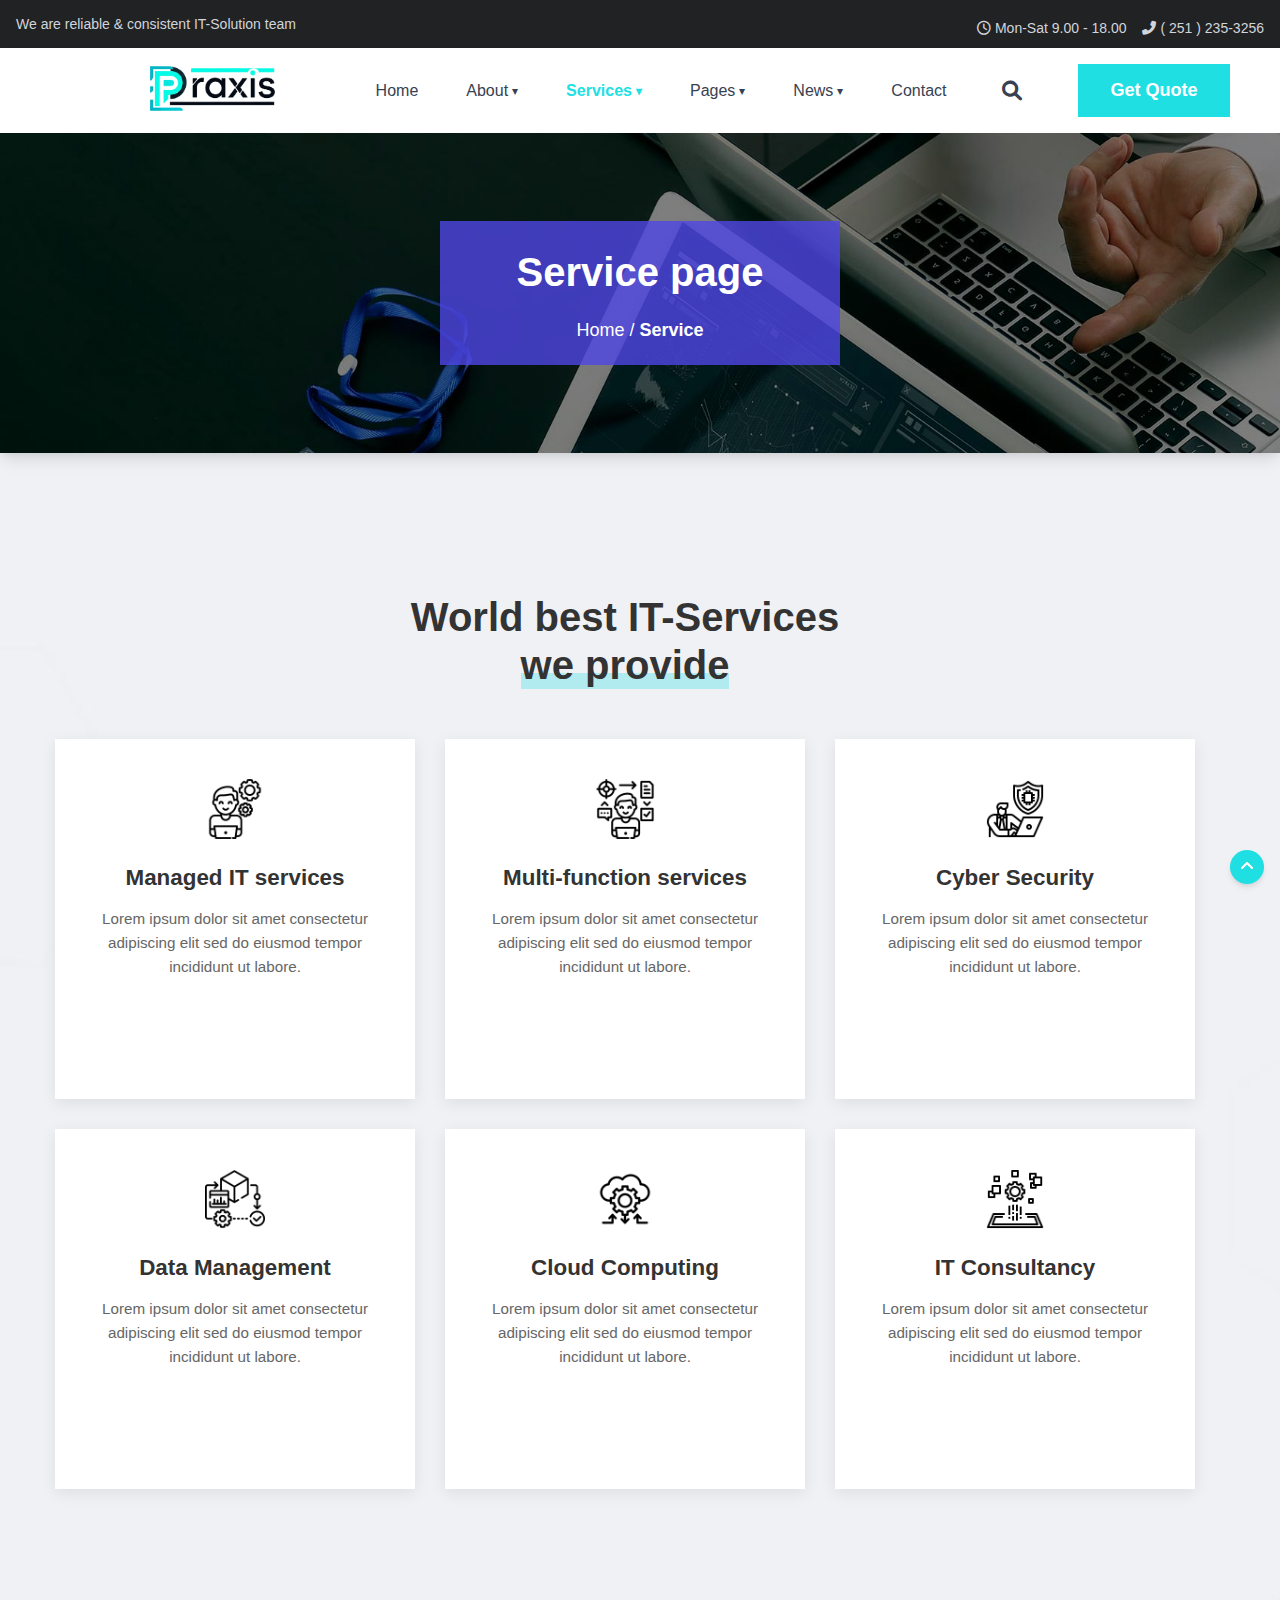
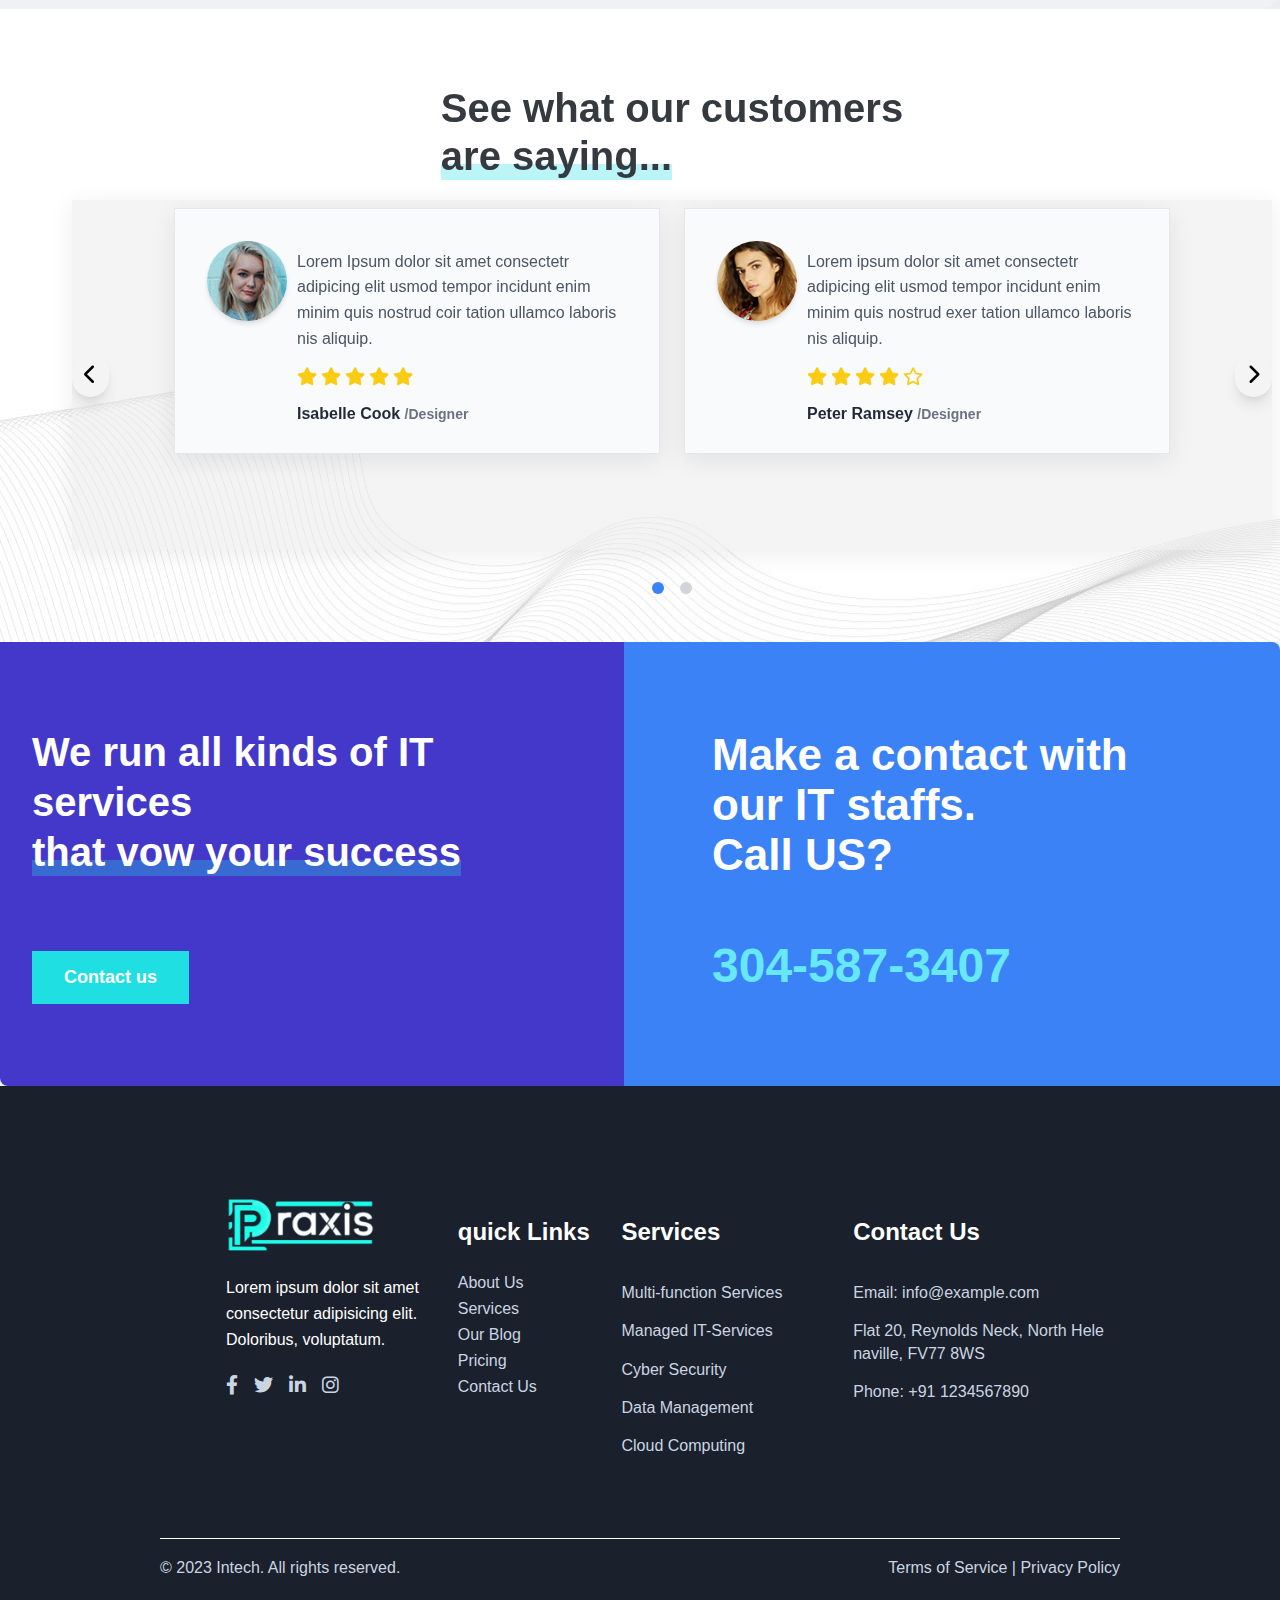
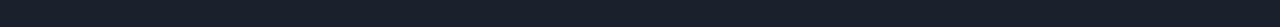
<file: components/Services-page.html>
<!DOCTYPE html>
<html lang="en">
<head>
    <meta charset="UTF-8">
    <meta name="viewport" content="width=device-width, initial-scale=1.0">
    <title>Services-page</title>
    
    <link rel="stylesheet" href="components.css">
    <link rel="stylesheet" href="https://cdnjs.cloudflare.com/ajax/libs/font-awesome/6.0.0-beta3/css/all.min.css">
    
</head>

<body class="font-sans">

    

    <!-- Header Contact Info Bar -->
    <div class="header-contact-bar">
        <div>
            We are reliable & consistent IT-Solution team
        </div>
        <div class="header-contact-bar-info">
            <span>
                <i class="far fa-clock"></i> Mon-Sat 9.00 - 18.00
            </span>
            <span>
                <i class="fas fa-phone-alt"></i> ( 251 ) 235-3256
            </span>
        </div>
    </div>

    <!-- Main Navigation Bar -->
    <nav class="main-nav" id="main-nav">
           <div class="intech-logo">
            <img style="height: 45px; margin-left: 100px;" src="/public/assets/dark-praxis-logp.png" alt="Description">
        </div>

        <!-- Desktop Navigation Links -->
        <ul class="nav-links">
                      <li>
                <a href="/public/index.html">Home </a>
              
            </li>
            <li class="dropdown">
                <a href="About-page.html">About<span>&#9662;</span></a>
                <ul class="dropdown-menu">
                    <li><a href="About-page.html">Our Team</a></li>
                    <li><a href="About-page.html">Mission</a></li>
                    <li><a href="About-page.html">Vision</a></li>
                </ul>
            </li>
            <li class="dropdown">
                <a href="Services-page.html" class="current-page">Services <span>&#9662;</span></a>
                <ul class="dropdown-menu">
                    <li><a href="Services-page.html">Web Development</a></li>
                    <li><a href="Services-page.html">App Development</a></li>
                    <li><a href="Services-page.html">Cloud Services</a></li>
                    <li><a href="#">Cyber Security</a></li>
                    <li><a href="#">Data Management</a></li>
                    <li><a href="#">IT Consultancy</a></li>
                </ul>
            </li>
            <li class="dropdown">
                <a href="#">Pages <span>&#9662;</span></a>
                <ul class="dropdown-menu">
                    <li><a href="pricing-page.html">Pricing</a></li>
                    <li><a href="FAQs-page.html">FAQs</a></li>
                    <li><a href="#">Case study</a></li>
                    <li><a href="#">404 case</a></li>
                </ul>
            </li>
            <li class="dropdown">
                <a href="/components/News.html" >News <span>&#9662;</span></a>
                <ul class="dropdown-menu">
                    <li><a href="/components/News.html">News Style 01</a></li>
                    <li><a href="/components/News.html">News Style 02</a></li>
                    <li><a href="/components/News.html">Our Blog</a></li>
                    <li><a href="/components/News.html">News Details</a></li>
                </ul>
            </li>
            <li><a href="contact.html">Contact</a></li>
            <li><button class="search-icon-button" id="open-search-modal">
                <i class="fa-solid fa-magnifying-glass"></i>
            </button></li>
            <li><button class="samebtn">
                Get Quote
            </button></li>
        </ul>
        <button id="mobile-menu-toggle" class="mobile-menu-toggle">
                <i class="fas fa-bars"></i>
            </button>

       

        <!-- Mobile Menu (initially hidden) -->
        <ul id="mobile-menu" class="mobile-menu">
            <li><a href="/public/index.html">Home</a></li>
            <li class="dropdown-mobile-item">
                <a href="About-page.html">About<span>&#9662;</span></a>
                <ul class="dropdown-menu">
                    <li><a href="About-page.html">Our Team</a></li>
                    <li><a href="About-page.html">Mission</a></li>
                    <li><a href="About-page.html">Vision</a></li>
                </ul>
            </li>
            <li class="dropdown-mobile-item">
                <a href="Services-page.html" class="current-page">Services <span>&#9662;</span></a>
                <ul class="dropdown-menu">
                    <li><a href="Services-page.html">Web Development</a></li>
                    <li><a href="Services-page.html">App Development</a></li>
                    <li><a href="Services-page.html">Cloud Services</a></li>
                    <li><a href="#">Cyber Security</a></li>
                    <li><a href="#">Data Management</a></li>
                    <li><a href="#">IT Consultancy</a></li>
                </ul>
            </li>
            <li class="dropdown-mobile-item">
                <a href="#">Pages <span>&#9662;</span></a>
                <ul class="dropdown-menu">
                    <li><a href="pricing-page.html">Pricing</a></li>
                    <li><a href="FAQs-page.html">FAQs</a></li>
                    <li><a href="#">Case study</a></li>
                    <li><a href="#">404 case</a></li>
                </ul>
            </li>
            <li class="dropdown-mobile-item">
                <a href="News.html" >News <span>&#9662;</span></a>
                <ul class="dropdown-menu">
                    <li><a href="News.html">News Style 01</a></li>
                    <li><a href="News.html">News Style 02</a></li>
                    <li><a href="News.html">Our Blog</a></li>
                    <li><a href="News.html">News Details</a></li>
                </ul>
            </li>
            <li><a href="contact.html">Contact</a></li>
            <li class="mobile-search-input">
                <!-- Search input for mobile menu, unchanged as it's part of the overlay trigger logic -->
                <div class="search-input-group">
                    <input
                        type="text"
                        placeholder=" Search..."
                        class="search-input"
                    />
                    <button class="search-submit-btn">
                        <i class="fa-solid fa-magnifying-glass"></i>
                    </button>
                </div>
            </li>
        </ul>
    </nav>
    
<!-- Overlay Search Modal HTML -->
<div class="search-overlay" id="search-overlay">
    <div class="search-modal">
        <button class="close-button" id="close-search-modal">&times;</button>
       
        <div class="search-input-container">
            <input type="text" class="search-input" placeholder="Type to search...">
            <button class="search-submit-button">
                <i class="fa-solid fa-magnifying-glass"></i>
            </button>
        </div>
    </div>
</div>

    <!-- Hero Section/Banner -->
    <section class="hero-section">
        <div class="hero-content">
            <h1>Service page</h1>
            <p>Home / <span style="font-weight: 600;">Service</span></p>
        </div>
    </section>

     
 <!-- it-sevices -->
         <div class="outer-container">
        <div class="inner-container">

        <h1 class="main-heading">World best IT-Services <br><span class="highlight">we provide</span></h1>

        <div class="cards-container">
            
            <div class="card">
                <div class="card-icon">
                    <img src="/public/assets/itservice.png" alt="Managed IT services icon">
                    </div>
                <h3 class="card-title">Managed IT services</h3>
                <p class="card-description">Lorem ipsum dolor sit amet consectetur adipiscing elit sed do eiusmod tempor incididunt ut labore.</p>
                <div class="hover-overlay"></div>
            </div>

            <div class="card">
                <div class="card-icon">
                    <img src="/public/assets/multi-fun.png" alt="Multi-function services icon">
                    </div>
                <h3 class="card-title">Multi-function services</h3>
                <p class="card-description">Lorem ipsum dolor sit amet consectetur adipiscing elit sed do eiusmod tempor incididunt ut labore.</p>
                <div class="hover-overlay"></div>
            </div>

            <div class="card">
                <div class="card-icon">
                    <img src="/public/assets/cyber.png" alt="Cyber Security icon">
                    </div>
                <h3 class="card-title">Cyber Security</h3>
                <p class="card-description">Lorem ipsum dolor sit amet consectetur adipiscing elit sed do eiusmod tempor incididunt ut labore.</p>
                <div class="hover-overlay"></div>
            </div>
            <div class="card">
                <div class="card-icon">
                    <img src="/public/assets/data-manage.png" alt="data-management icon">
                    </div>
                <h3 class="card-title">Data Management </h3>
                <p class="card-description">Lorem ipsum dolor sit amet consectetur adipiscing elit sed do eiusmod tempor incididunt ut labore.</p>
                <div class="hover-overlay"></div>
            </div>
            <div class="card">
                <div class="card-icon">
                    <img src="/public/assets/cloud.png" alt="cloud-computing icon">
                    </div>
                <h3 class="card-title">Cloud Computing</h3>
                <p class="card-description">Lorem ipsum dolor sit amet consectetur adipiscing elit sed do eiusmod tempor incididunt ut labore.</p>
                <div class="hover-overlay"></div>
            </div>
            <div class="card">
                <div class="card-icon">
                    <img src="/public/assets/it-con.png" alt="it consultancy">
                    </div>
                <h3 class="card-title">IT Consultancy</h3>
                <p class="card-description">Lorem ipsum dolor sit amet consectetur adipiscing elit sed do eiusmod tempor incididunt ut labore.</p>
                <div class="hover-overlay"></div>
            </div>
        </div>
 
        </div>
    </div>


  
<!-- customers review -->

    <div class="customers-container"> 
      <div class="section-title">
            <h1>See what our customers <br><span class="highlight">are saying...</span></h1>
             
           
        </div>


        <div class="slider-wrapper">
            <!-- Slider Container -->
            <div id="testimonial-slider">

                <!-- Testimonial Card 1 -->
                <div class="testimonial-card">
                    <div class="flex-shrink-0">
                        <img src="/public/assets/testi-1-1.jpg" alt="Isabelle Cook">
                    </div>
                    <div class="testimonial-content">
                        <p class="testimonial-text">
                            Lorem Ipsum dolor sit amet consectetr adipicing elit usmod tempor incidunt enim minim quis nostrud coir tation ullamco laboris nis aliquip.
                        </p>
                        <div class="testimonial-stars">
                            <i class="fas fa-star"></i>
                            <i class="fas fa-star"></i>
                            <i class="fas fa-star"></i>
                            <i class="fas fa-star"></i>
                            <i class="fas fa-star"></i>
                        </div>
                        <p class="testimonial-author">Isabelle Cook  <span class="testimonial-role">/Designer</span></p>
                       
                    </div>
                </div>

                <!-- Testimonial Card 2 -->
                <div class="testimonial-card">
                    <div class="flex-shrink-0">
                        <img src="/public/assets/testi-1-2.jpg" alt="Peter Ramsey">
                    </div>
                    <div class="testimonial-content">
                        <p class="testimonial-text">
                            Lorem ipsum dolor sit amet consectetr adipicing elit usmod tempor incidunt enim minim quis nostrud exer tation ullamco laboris nis aliquip.
                        </p>
                        <div class="testimonial-stars">
                            <i class="fas fa-star"></i>
                            <i class="fas fa-star"></i>
                            <i class="fas fa-star"></i>
                            <i class="fas fa-star"></i>
                            <i class="far fa-star"></i> <!-- Half star example -->
                        </div>
                        <p class="testimonial-author">Peter Ramsey <span class="testimonial-role">/Designer</span></p>
                        
                    </div>
                </div>

                 <!-- Testimonial Card 3 (Example, initially hidden) -->
                <div class="testimonial-card">
                    <div class="flex-shrink-0">
                        <img src="/public/assets/testi-1-3.jpg" alt="John Doe">
                    </div>
                    <div class="testimonial-content">
                        <p class="testimonial-text">
                            This is an excellent service! I am thoroughly impressed with the quality and support. Highly recommend!
                        </p>
                        <div class="testimonial-stars">
                            <i class="fas fa-star"></i>
                            <i class="fas fa-star"></i>
                            <i class="fas fa-star"></i>
                            <i class="fas fa-star"></i>
                            <i class="fas fa-star-half-alt"></i>
                        </div>
                        <p class="testimonial-author">John Doe <span class="testimonial-role">/CEO</span></p>
                        
                    </div>
                </div>

            </div>

            <!-- Left Navigation Arrow -->
            <button id="prevBtn" class="nav-btn">
                <i class="fas fa-chevron-left"></i>
            </button>

            <!-- Right Navigation Arrow -->
            <button id="nextBtn" class="nav-btn">
                <i class="fas fa-chevron-right"></i>
            </button>
        </div>

        <!-- Navigation Dots (will be dynamically generated by JS) -->
        <div id="dots-container" class="dots-container">
        </div>
    </div>

    
 <!--contect container for the two sections --> 


    <div class="make-a-contect">
      
        <div class="left-contect-section">
            <div class="main-heading">
                <h4>We run all kinds of IT services <br>
                    <span class="highlight">that vow your success</span>
                </h4>
                <!-- Contact Us button -->
                <div style=" display: inline-block;" class="samebtn">Contact us</div>
            </div>
        </div>

       
        <div class="right-contect-section">
           <h4>Make a contact with <br> our IT staffs. <br> Call US?</h2>
           <p>304-587-3407</p>
        </div>
    </div>



<!-- footer -->
    <div class="footer-main">

            <div class="footer-container">
            <div class="footer-logo">
                <img src="/public/assets/light-praxis-logo.png" alt="Description">
                <p>Lorem ipsum dolor sit amet consectetur adipisicing elit. Doloribus, voluptatum.</p>
                <div class="footer-social-icons">
                    <a href="#" aria-label="Facebook"><i class="fab fa-facebook-f"></i></a>
                    <a href="#" aria-label="Twitter"><i class="fab fa-twitter"></i></a>
                    <a href="#" aria-label="LinkedIn"><i class="fab fa-linkedin-in"></i></a>
                    <a href="#" aria-label="Instagram"><i class="fab fa-instagram"></i></a>
                </div>
            </div>
            <div class="footer-links">
                <h2>quick Links</h2>
                <a href="#">About Us</a>
                <a href="#">Services</a>
                <a href="#">Our Blog</a>
                <a href="#">Pricing</a>
                <a href="#">Contact Us</a>
               
            </div>
            <div class="footer-services">
                <h2>Services</h2>
                <p>Multi-function Services</p>
                <p>Managed IT-Services</p>
                <p>Cyber Security</p>
                <p>Data Management</p>
                <p>Cloud Computing</p>
            </div>
            <div class="footer-contact">
                <h2>Contact Us</h2>
                <p>Email: info@example.com</p>
                <p>Flat 20, Reynolds Neck, North Hele <br> naville, FV77 8WS</p>
                <p>Phone: +91 1234567890</p>
            </div>
            </div>
<div class="footer-bottom">
    <p>&copy; 2023 Intech. All rights reserved.</p>
    <p>Terms of Service  | Privacy Policy</p>
</div>
 <!-- Scroll to Top Button (similar to the one in the image) -->
        <button onclick="window.scrollTo({top: 0, behavior: 'smooth'});"
                class="scroll-to-top-button"
                aria-label="Scroll to top">
            <i class="fa-solid fa-angle-up fa-flip"></i>
        </button>

<script src="../main-script.js"></script>
<script src="components.js"></script>
</body>
</html>
</file>
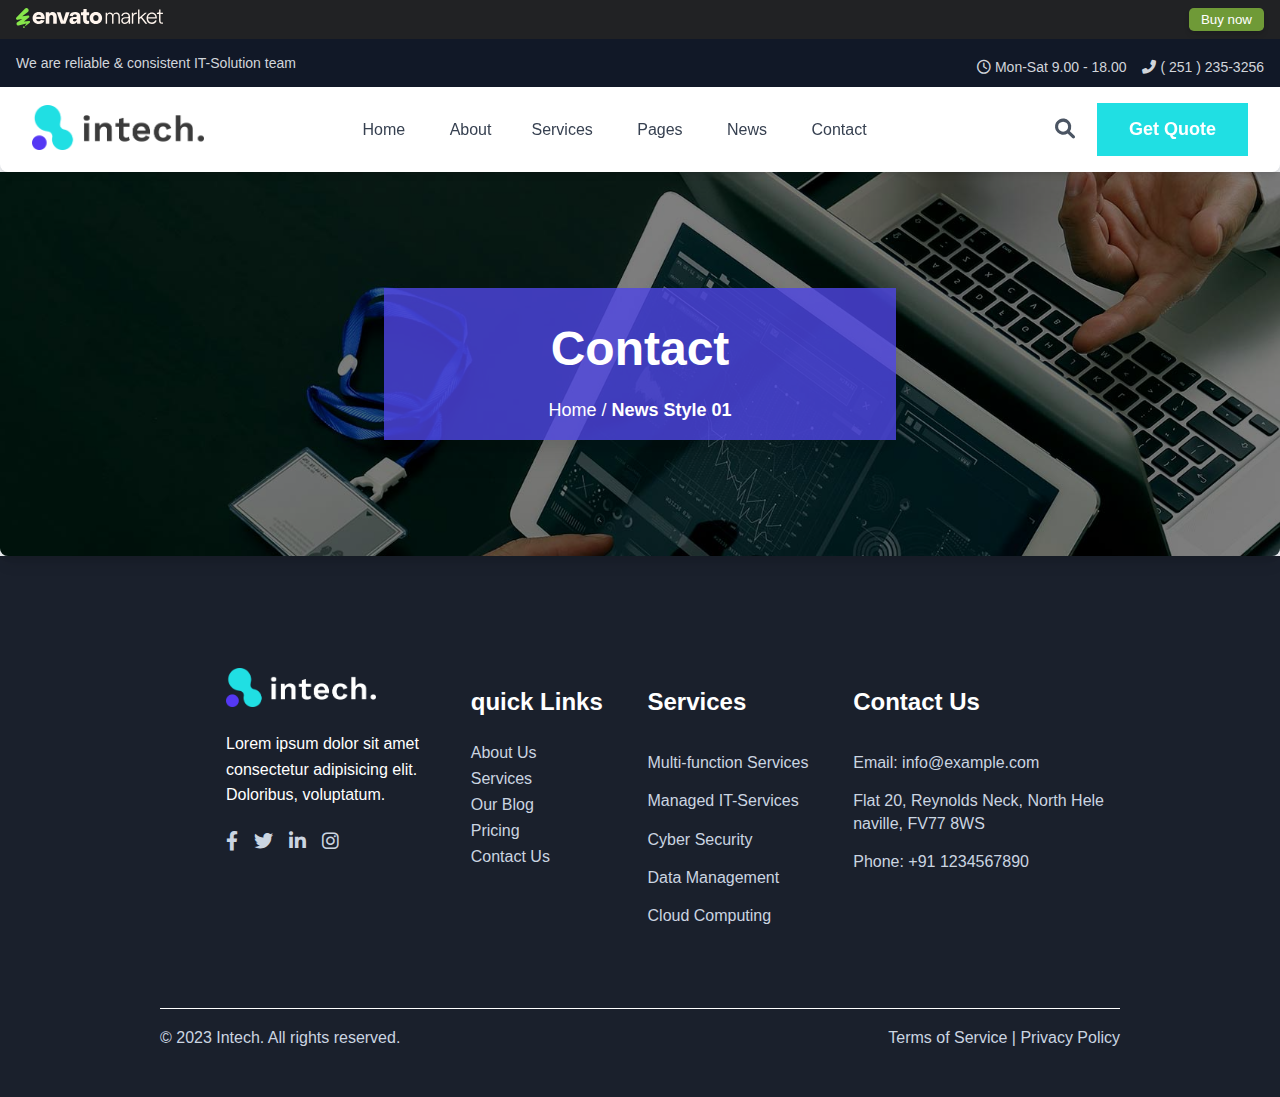
<file: Navigation-page/contact.html>
<!DOCTYPE html>
<html lang="en">
<head>
    <meta charset="UTF-8">
    <meta name="viewport" content="width=device-width, initial-scale=1.0">
    <title>contact-section</title>
    <link rel="stylesheet" href="News.css">
    <link rel="stylesheet" href="Reusable.css">
    <link rel="stylesheet" href="https://cdnjs.cloudflare.com/ajax/libs/font-awesome/6.0.0-beta3/css/all.min.css">
</head>

<body class="font-sans">

    <!-- Top Bar -->
    <div class="top-bar">
         <div class="site-logo">
                <img src="assets/logo..svg" alt="Description">
            </div>
        <button class="buy-now-button">
            Buy now
        </button>
    </div>

    <!-- Header Contact Info Bar -->
    <div class="header-contact-bar">
        <div>
            We are reliable & consistent IT-Solution team
        </div>
        <div class="header-contact-bar-info">
            <span>
                <i class="far fa-clock"></i> Mon-Sat 9.00 - 18.00
            </span>
            <span>
                <i class="fas fa-phone-alt"></i> ( 251 ) 235-3256
            </span>
        </div>
    </div>

    <!-- Main Navigation Bar -->
    <nav class="main-nav">
        <div class="main-nav-container">
            <!-- Logo -->
            <div class="intech-logo">
            <img style="height: 45px;" src="assets/Intech-Dark-Version.png" alt="Description">
        </div>

            <!-- Navigation Links with Dropdowns (Desktop) -->
            <ul class="nav-links">
                <li class="dropdown">
                    <a href="../index.html">Home <span>&#9662;</span></a>
                    <ul class="dropdown-menu">
                        <li><a href="../index.html">Home One</a></li>
                        <li><a href="../index.html">Home Two</a></li>
                        <li><a href="#">Home Three</a></li>
                        <li><a href="#">Header Variation</a></li>
                    </ul>
                </li>
                <li class="dropdown">
                    <a href="About-page.html">About<span>&#9662;</span></a>
                    <ul class="dropdown-menu">
                        <li><a href="About-page.html">Our Team</a></li>
                        <li><a href="About-page.html">Mission</a></li>
                        <li><a href="About-page.html">Vision</a></li>
                    </ul>
                </li>
                <li class="dropdown">
                    <a href="Services-page.html">Services <span>&#9662;</span></a>
                    <ul class="dropdown-menu">
                        <li><a href="Services-page.html">Web Development</a></li>
                        <li><a href="Services-page.html">App Development</a></li>
                        <li><a href="Services-page.html">Cloud Services</a></li>
                        <li><a href="#">Cyber Security</a></li>
                        <li><a href="#">Data Management</a></li>
                        <li><a href="#">IT Consultancy</a></li>
                    </ul>
                </li>
                <li class="dropdown">
                    <a href="#">Pages <span>&#9662;</span></a>
                    <ul class="dropdown-menu">
                        <li><a href="pricing-page.html">Pricing</a></li>
                        <li><a href="FAQs-page.html">FAQs</a></li>
                        <li><a href="#">Case study</a></li>
                        <li><a href="#">404 case</a></li>
                    </ul>
                </li>
                <li class="dropdown">
                    <a href="#">News <span>&#9662;</span></a>
                    <ul class="dropdown-menu">
                        <li><a href="News.html">News Style 01</a></li>
                        <li><a href="#">News Style 02</a></li>
                        <li><a href="#">Our Blog</a></li>
                        <li><a href="#">news details</a></li>
                    </ul>
                </li>
                <li><a href="#">Contact</a></li>
            </ul>

            <!-- Mobile Menu Button (Hamburger) -->
            <div class="mobile-menu-toggle">
                <button id="mobile-menu-button" class="mobile-menu-button">
                    <i class="fas fa-bars"></i>
                </button>
            </div>

            <!-- Mobile Navigation Menu (kept as flat list for simplicity, can be expanded with nested mobile dropdowns if needed) -->
            <div id="mobile-menu" class="mobile-menu">
                <a href="#">Home</a>
                <a href="#">About</a>
                <a href="#">Services</a>
                <a href="#">Pages</a>
                <a href="#" class="active">News</a>
                <a href="#">Contact</a>
                <div class="get-quote-wrapper">
                    <button class="samebtn" style="width: 100%;">Get Quote</button>
                </div>
            </div>

            <!-- Search Icon and Get Quote Button -->
            <div class="search-quote-buttons">
                <button class="search-icon-button">
                    <i class="fas fa-search"></i>
                </button>
                <button class="samebtn">
                    Get Quote
                </button>
            </div>
        </div>
    </nav>

    <!-- Hero Section/Banner -->
    <section class="hero-section">
        <div class="hero-content">
            <h1>Contact</h1>
            <p>Home / <span style="font-weight: 600;">News Style 01</span></p>
        </div>
    </section>

 
    
<div class="footer-main">

            <div class="footer-container">
            <div class="footer-logo">
                <img src="assets/Intech-logo.png" alt="Description">
                <p>Lorem ipsum dolor sit amet consectetur adipisicing elit. Doloribus, voluptatum.</p>
                <div class="footer-social-icons">
                    <a href="#" aria-label="Facebook"><i class="fab fa-facebook-f"></i></a>
                    <a href="#" aria-label="Twitter"><i class="fab fa-twitter"></i></a>
                    <a href="#" aria-label="LinkedIn"><i class="fab fa-linkedin-in"></i></a>
                    <a href="#" aria-label="Instagram"><i class="fab fa-instagram"></i></a>
                </div>
            </div>
            <div class="footer-links">
                <h2>quick Links</h2>
                <a href="#">About Us</a>
                <a href="#">Services</a>
                <a href="#">Our Blog</a>
                <a href="#">Pricing</a>
                <a href="#">Contact Us</a>
               
            </div>
            <div class="footer-services">
                <h2>Services</h2>
                <p>Multi-function Services</p>
                <p>Managed IT-Services</p>
                <p>Cyber Security</p>
                <p>Data Management</p>
                <p>Cloud Computing</p>
            </div>
            <div class="footer-contact">
                <h2>Contact Us</h2>
                <p>Email: info@example.com</p>
                <p>Flat 20, Reynolds Neck, North Hele <br> naville, FV77 8WS</p>
                <p>Phone: +91 1234567890</p>
            </div>
            </div>
<div class="footer-bottom">
    <p>&copy; 2023 Intech. All rights reserved.</p>
    <p>Terms of Service  | Privacy Policy</p>
</div>
</body>

</html>
</file>
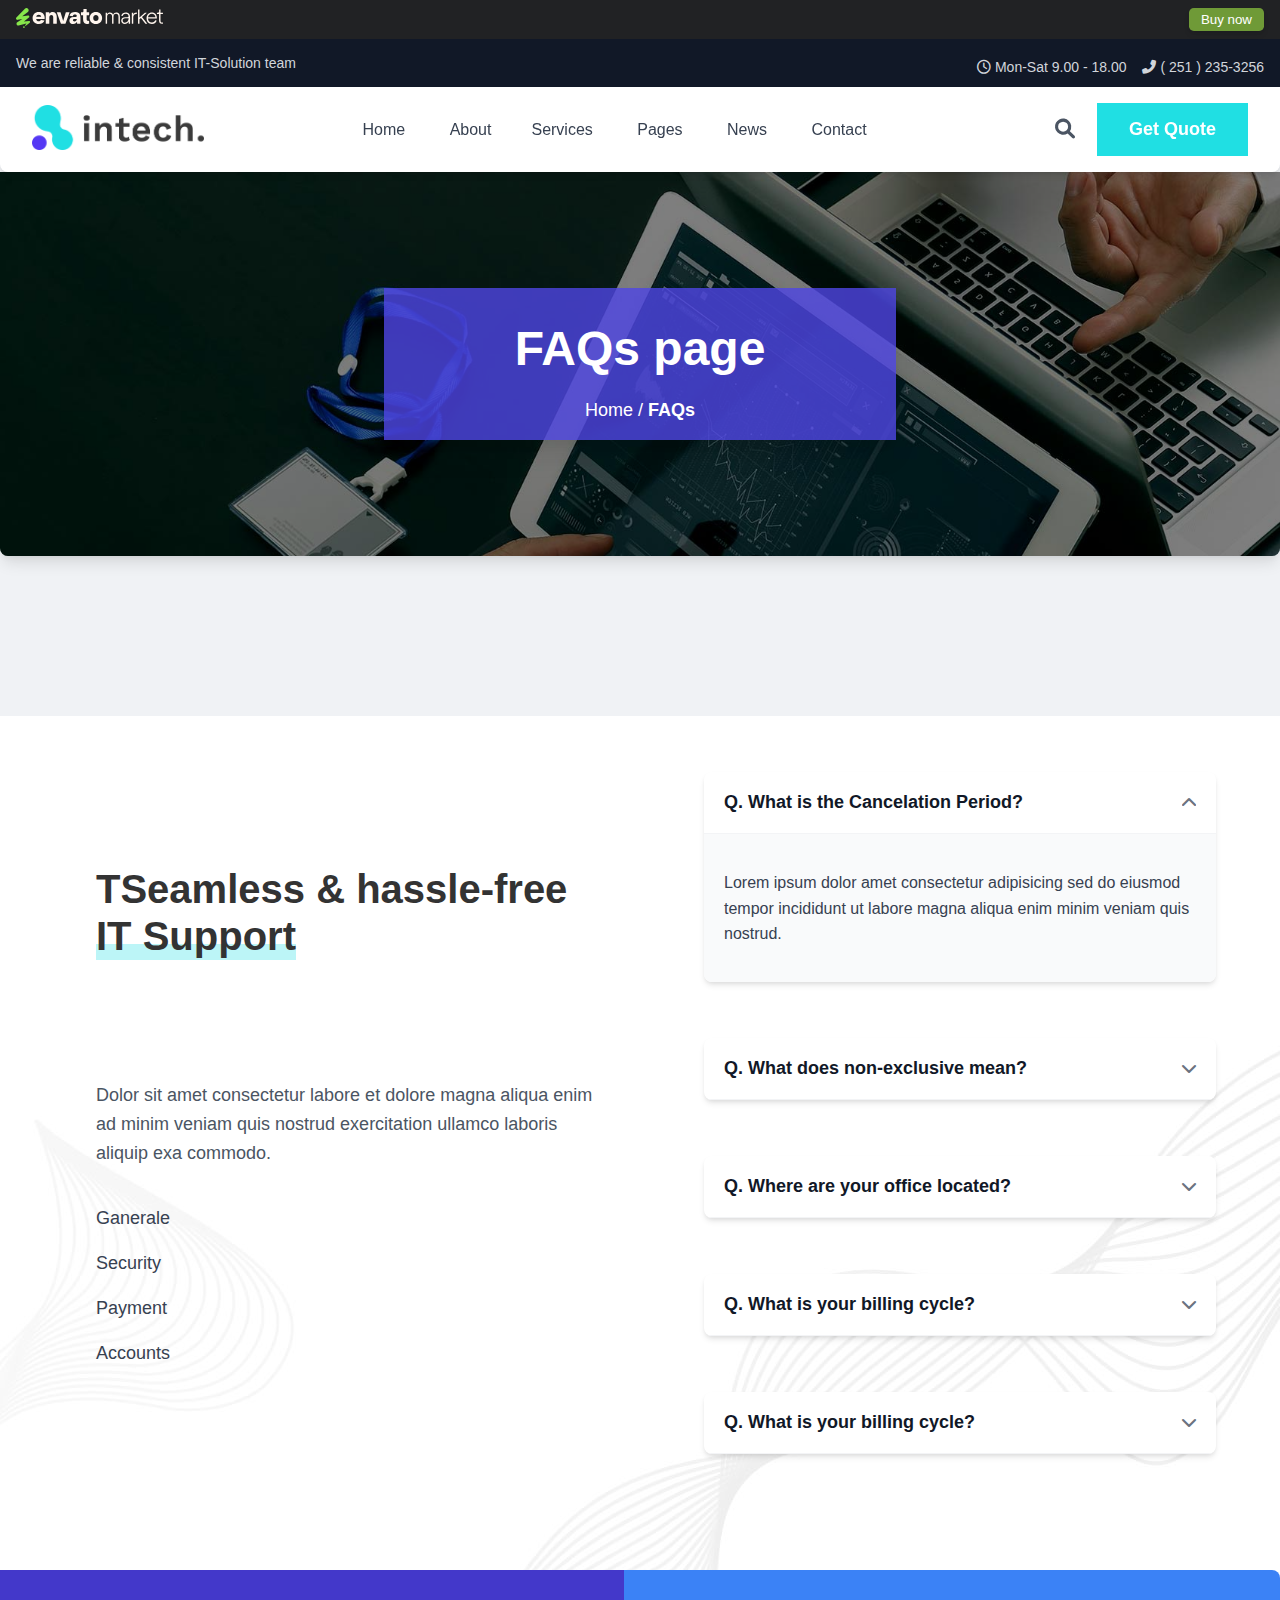
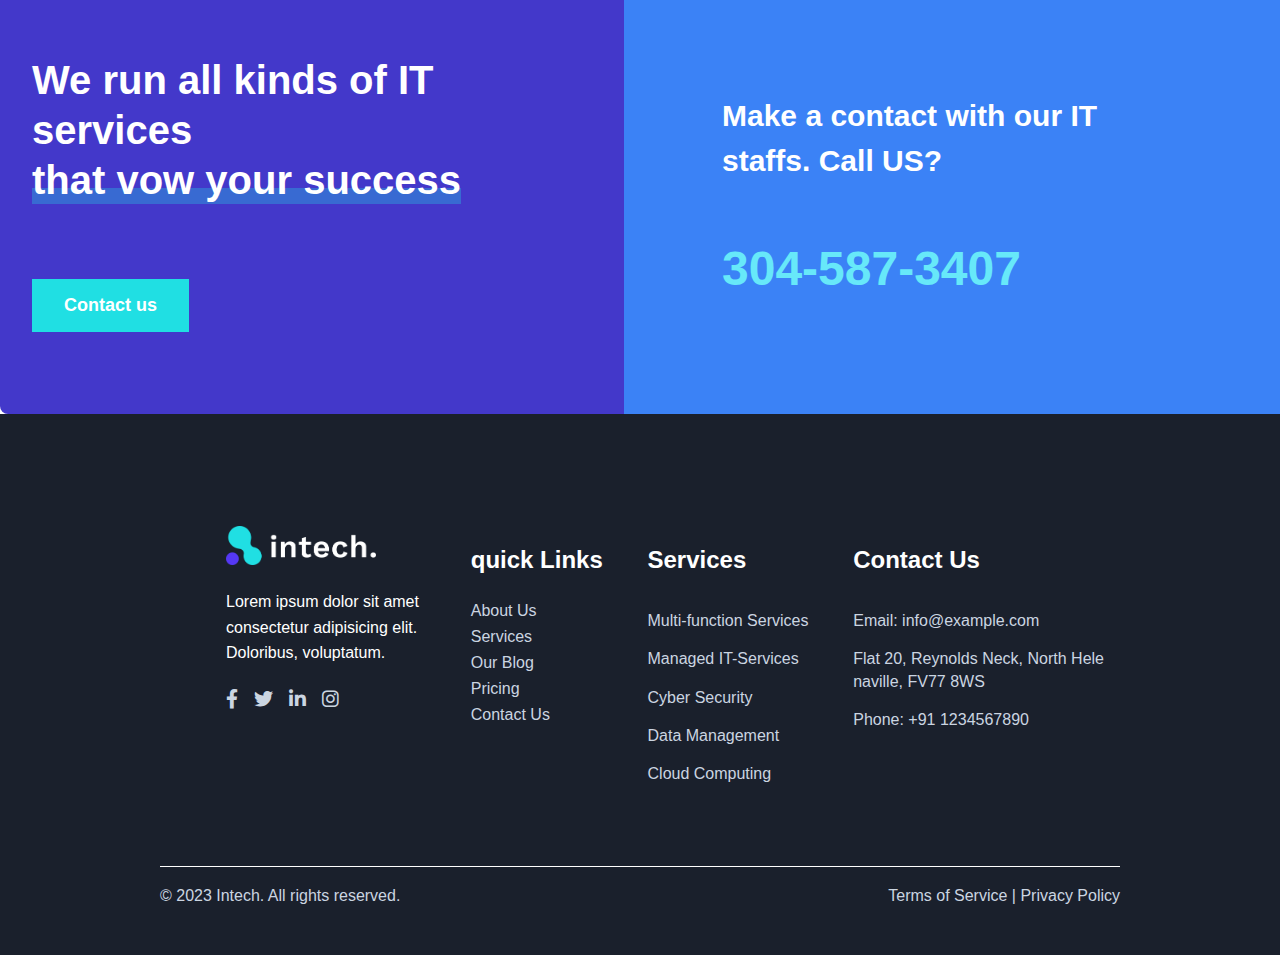
<file: Navigation-page/FAQs-page.html>
<!DOCTYPE html>
<html lang="en">
<head>
    <meta charset="UTF-8">
    <meta name="viewport" content="width=device-width, initial-scale=1.0">
    <title>Services-page</title>
    <link rel="stylesheet" href="News.css">
    <link rel="stylesheet" href="Reusable.css">
    
    <link rel="stylesheet" href="https://cdnjs.cloudflare.com/ajax/libs/font-awesome/6.0.0-beta3/css/all.min.css">

</head>
<body class="font-sans">

    <!-- Top Bar -->
    <div class="top-bar">
         <div class="site-logo">
                <img src="assets/logo..svg" alt="Description">
            </div>
        <button class="buy-now-button">
            Buy now
        </button>
    </div>

    <!-- Header Contact Info Bar -->
    <div class="header-contact-bar">
        <div>
            We are reliable & consistent IT-Solution team
        </div>
        <div class="header-contact-bar-info">
            <span>
                <i class="far fa-clock"></i> Mon-Sat 9.00 - 18.00
            </span>
            <span>
                <i class="fas fa-phone-alt"></i> ( 251 ) 235-3256
            </span>
        </div>
    </div>

    <!-- Main Navigation Bar -->
    <nav class="main-nav">
        <div class="main-nav-container">
            <!-- Logo -->
            <div class="intech-logo">
            <img style="height: 45px;" src="assets/Intech-Dark-Version.png" alt="Description">
        </div>

            <!-- Navigation Links with Dropdowns (Desktop) -->
            <ul class="nav-links">
                <li class="dropdown">
                    <a href="../index.html">Home <span>&#9662;</span></a>
                    <ul class="dropdown-menu">
                        <li><a href="../index.html">Home One</a></li>
                        <li><a href="../index.html">Home Two</a></li>
                        <li><a href="#">Home Three</a></li>
                        <li><a href="#">Header Variation</a></li>
                    </ul>
                </li>
                <li class="dropdown">
                    <a href="About-page.html">About<span>&#9662;</span></a>
                    <ul class="dropdown-menu">
                        <li><a href="About-page.html">Our Team</a></li>
                        <li><a href="About-page.html">Mission</a></li>
                        <li><a href="About-page.html">Vision</a></li>
                    </ul>
                </li>
                <li class="dropdown">
                       <a href="Services-page.html">Services <span>&#9662;</span></a>
                    <ul class="dropdown-menu">
                        <li><a href="Services-page.html">Web Development</a></li>
                        <li><a href="Services-page.html">App Development</a></li>
                        <li><a href="Services-page.html">Cloud Services</a></li>
                        <li><a href="#">Cyber Security</a></li>
                        <li><a href="#">Data Management</a></li>
                        <li><a href="#">IT Consultancy</a></li>
                    </ul>
                </li>
                <li class="dropdown">
                    <a href="#">Pages <span>&#9662;</span></a>
                    <ul class="dropdown-menu">
                        <li><a href="pricing-page.html">Pricing</a></li>
                        <li><a href="FAQs-page.html">FAQs</a></li>
                        <li><a href="#">Case study</a></li>
                        <li><a href="#">404 case</a></li>
                    </ul>
                </li>
                <li class="dropdown">
                    <a href="#">News <span>&#9662;</span></a>
                    <ul class="dropdown-menu">
                        <li><a href="News.html">News Style 01</a></li>
                        <li><a href="#">News Style 02</a></li>
                        <li><a href="#">Our Blog</a></li>
                        <li><a href="#">news details</a></li>
                    </ul>
                </li>
                <li><a href="contact.html">Contact</a></li>
            </ul>

            <!-- Mobile Menu Button (Hamburger) -->
            <div class="mobile-menu-toggle">
                <button id="mobile-menu-button" class="mobile-menu-button">
                    <i class="fas fa-bars"></i>
                </button>
            </div>

            <!-- Mobile Navigation Menu (kept as flat list for simplicity, can be expanded with nested mobile dropdowns if needed) -->
            <div id="mobile-menu" class="mobile-menu">
                <a href="#">Home</a>
                <a href="#">About</a>
                <a href="#">Services</a>
                <a href="#">Pages</a>
                <a href="#" class="active">News</a>
                <a href="#">Contact</a>
                <div class="get-quote-wrapper">
                    <button class="samebtn" style="width: 100%;">Get Quote</button>
                </div>
            </div>

            <!-- Search Icon and Get Quote Button -->
            <div class="search-quote-buttons">
                <button class="search-icon-button">
                    <i class="fas fa-search"></i>
                </button>
                <button class="samebtn">
                    Get Quote
                </button>
            </div>
        </div>
    </nav>

    <!-- Hero Section/Banner -->
    <section class="hero-section">
        <div class="hero-content">
            <h1>FAQs page</h1>
            <p>Home / <span style="font-weight: 600;">FAQs</span></p>
        </div>
    </section>

    <!-- Main FAQs Container: Holds the left content and right FAQ sections -->
    
    <div class="main-FAQs">
    <div class="faqs-container">

        <!-- FAQs Left Section: Main heading, text, and navigation -->
        <div class="faqs-left-section">
            <div class="main-heading">
            <h4>TSeamless & hassle-free<br>
             <span class="highlight">IT Support</span> </h1>
           
        </div>
            <p>
                Dolor sit amet consectetur labore et dolore magna aliqua enim ad minim veniam quis nostrud exercitation ullamco laboris aliquip exa commodo.
            </p>

            <div class="faqs-nav-links">
                <ul>
                    <li>
                        <a href="#">Ganerale</a>
                    </li>
                    <li>
                        <a href="#">Security</a>
                    </li>
                    <li>
                        <a href="#">Payment</a>
                    </li>
                    <li>
                        <a href="#">Accounts</a>
                    </li>
                </ul>
            </div>
        </div>

        <!-- FAQs Right Section: Interactive FAQ accordion -->
        <div class="faqs-right-section">
            <div class="faqs-accordion-group">

                <!-- FAQ Item 1 -->
                <div class="faqs-accordion-item">
                    <div class="faqs-accordion-header active">
                        <h3>Q. What is the Cancelation Period?</h3>
                        <i class="fas fa-chevron-down faqs-accordion-arrow-icon"></i>
                    </div>
                    <div class="faqs-accordion-content">
                        <p>Lorem ipsum dolor amet consectetur adipisicing sed do eiusmod tempor incididunt ut labore magna aliqua enim minim veniam quis nostrud.</p>
                    </div>
                </div>

                <!-- FAQ Item 2 -->
                <div class="faqs-accordion-item">
                    <div class="faqs-accordion-header">
                        <h3>Q. What does non-exclusive mean?</h3>
                        <i class="fas fa-chevron-down faqs-accordion-arrow-icon"></i>
                    </div>
                    <div class="faqs-accordion-content">
                        <p>Non-exclusive means that we can provide similar services to other clients, and you are also free to use other providers for similar services.</p>
                    </div>
                </div>

                <!-- FAQ Item 3 -->
                <div class="faqs-accordion-item">
                    <div class="faqs-accordion-header">
                        <h3>Q. Where are your office located?</h3>
                        <i class="fas fa-chevron-down faqs-accordion-arrow-icon"></i>
                    </div>
                    <div class="faqs-accordion-content">
                        <p>Our main office is located in the heart of the city, with several satellite offices across the country to serve you better.</p>
                    </div>
                </div>

                <!-- FAQ Item 4 -->
                <div class="faqs-accordion-item">
                    <div class="faqs-accordion-header">
                        <h3>Q. What is your billing cycle?</h3>
                        <i class="fas fa-chevron-down faqs-accordion-arrow-icon"></i>
                    </div>
                    <div class="faqs-accordion-content">
                        <p>Our billing cycle is typically monthly, with invoices sent out on the first day of each month for services rendered in the previous month.</p>
                    </div>
                </div>
                <!-- FAQ Item 4 -->
                <div class="faqs-accordion-item">
                    <div class="faqs-accordion-header">
                        <h3>Q. What is your billing cycle?</h3>
                        <i class="fas fa-chevron-down faqs-accordion-arrow-icon"></i>
                    </div>
                    <div class="faqs-accordion-content">
                        <p>Our billing cycle is typically monthly, with invoices sent out on the first day of each month for services rendered in the previous month.</p>
                    </div>
                </div>

            </div>
        </div>
    </div>

    <!-- Scroll to Top Button: Appears when scrolling down -->
    <button id="scrollToTopBtn" title="Go to top">
        <i class="fas fa-arrow-up"></i>
    </button>



     <!-- Main container for the two sections -->
    <div class="make-a-contect">
        <!-- Left Section: IT Services -->
        <div class="left-contect-section">
            <div class="main-heading">
                <!-- Heading for IT services with a highlight span -->
                <h4>We run all kinds of IT services <br>
                    <span class="highlight">that vow your success</span>
                </h4>
                <!-- Contact Us button -->
                <div style=" display: inline-block;" class="samebtn">Contact us</div>
            </div>
        </div>

        <!-- Right Section: Contact Information -->
        <div class="right-contect-section">
            <!-- Sub-heading for contact message -->
            <h2>Make a contact with our IT staffs. Call US?</h2>
            <!-- Phone number (changed to a paragraph for consistency with your provided HTML, but ideally should be an anchor tag) -->
            <p>304-587-3407</p>
        </div>
    </div>



    
<!-- footer -->
    <div class="footer-main">

            <div class="footer-container">
            <div class="footer-logo">
                <img src="assets/Intech-logo.png" alt="Description">
                <p>Lorem ipsum dolor sit amet consectetur adipisicing elit. Doloribus, voluptatum.</p>
                <div class="footer-social-icons">
                    <a href="#" aria-label="Facebook"><i class="fab fa-facebook-f"></i></a>
                    <a href="#" aria-label="Twitter"><i class="fab fa-twitter"></i></a>
                    <a href="#" aria-label="LinkedIn"><i class="fab fa-linkedin-in"></i></a>
                    <a href="#" aria-label="Instagram"><i class="fab fa-instagram"></i></a>
                </div>
            </div>
            <div class="footer-links">
                <h2>quick Links</h2>
                <a href="#">About Us</a>
                <a href="#">Services</a>
                <a href="#">Our Blog</a>
                <a href="#">Pricing</a>
                <a href="#">Contact Us</a>
               
            </div>
            <div class="footer-services">
                <h2>Services</h2>
                <p>Multi-function Services</p>
                <p>Managed IT-Services</p>
                <p>Cyber Security</p>
                <p>Data Management</p>
                <p>Cloud Computing</p>
            </div>
            <div class="footer-contact">
                <h2>Contact Us</h2>
                <p>Email: info@example.com</p>
                <p>Flat 20, Reynolds Neck, North Hele <br> naville, FV77 8WS</p>
                <p>Phone: +91 1234567890</p>
            </div>
            </div>
<div class="footer-bottom">
    <p>&copy; 2023 Intech. All rights reserved.</p>
    <p>Terms of Service  | Privacy Policy</p>
</div>

    

    <script>
        // JavaScript for Accordion functionality
        document.addEventListener('DOMContentLoaded', () => {
            const accordionHeaders = document.querySelectorAll('.faqs-accordion-header');

            accordionHeaders.forEach(header => {
                header.addEventListener('click', () => {
                    const currentlyActive = document.querySelector('.faqs-accordion-header.active');

                    // Close any currently active accordion item
                    if (currentlyActive && currentlyActive !== header) {
                        currentlyActive.classList.remove('active');
                        currentlyActive.nextElementSibling.style.display = 'none';
                    }

                    // Toggle the clicked accordion item's active state and content visibility
                    header.classList.toggle('active');
                    const content = header.nextElementSibling;
                    if (content.style.display === 'block') {
                        content.style.display = 'none';
                    } else {
                        content.style.display = 'block';
                    }
                });
            });

            // JavaScript for Scroll to Top Button functionality
            const scrollToTopBtn = document.getElementById("scrollToTopBtn");

            // Show/hide button based on scroll position
            window.onscroll = function() {
                if (document.body.scrollTop > 20 || document.documentElement.scrollTop > 20) {
                    scrollToTopBtn.style.display = "block";
                } else {
                    scrollToTopBtn.style.display = "none";
                }
            };

            // Scroll to top when button is clicked
            scrollToTopBtn.addEventListener("click", function() {
                document.body.scrollTop = 0;
                document.documentElement.scrollTop = 0;
            });
        });
    </script>



</body>
</html>
</file>
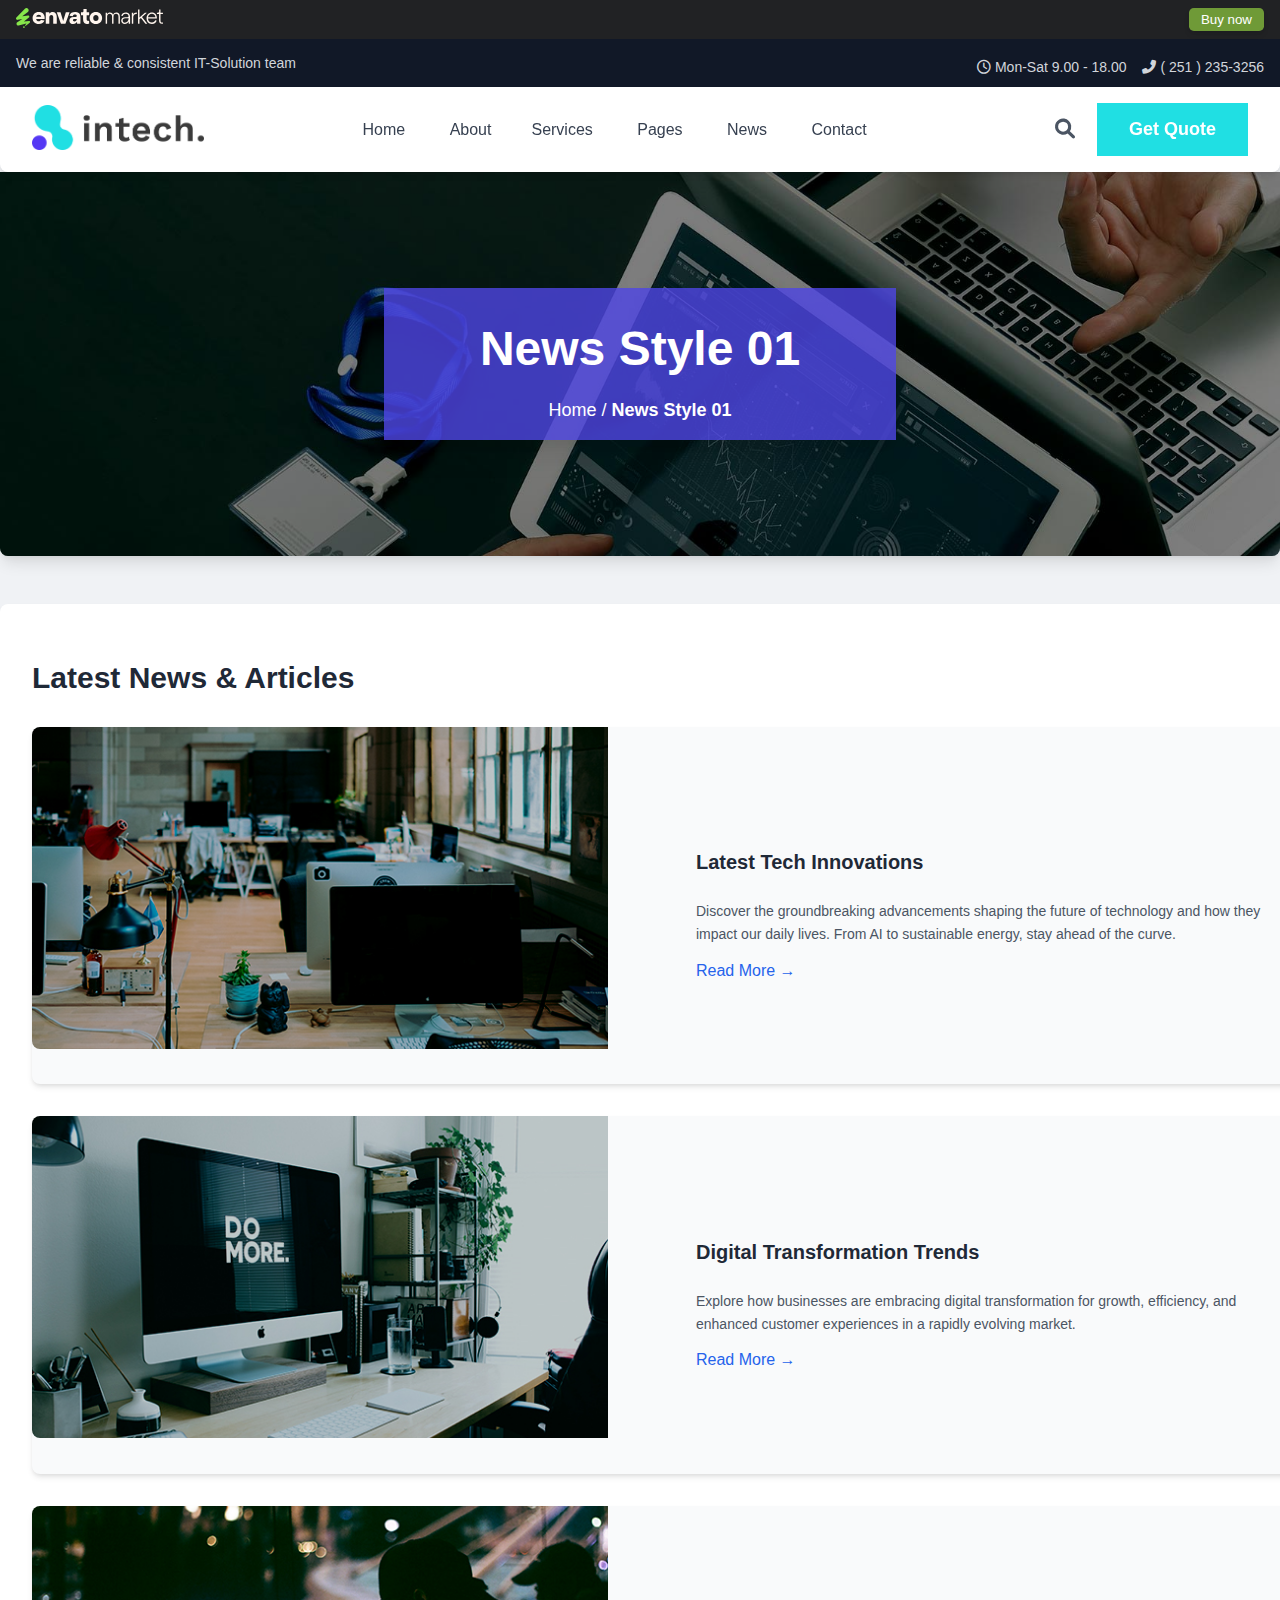
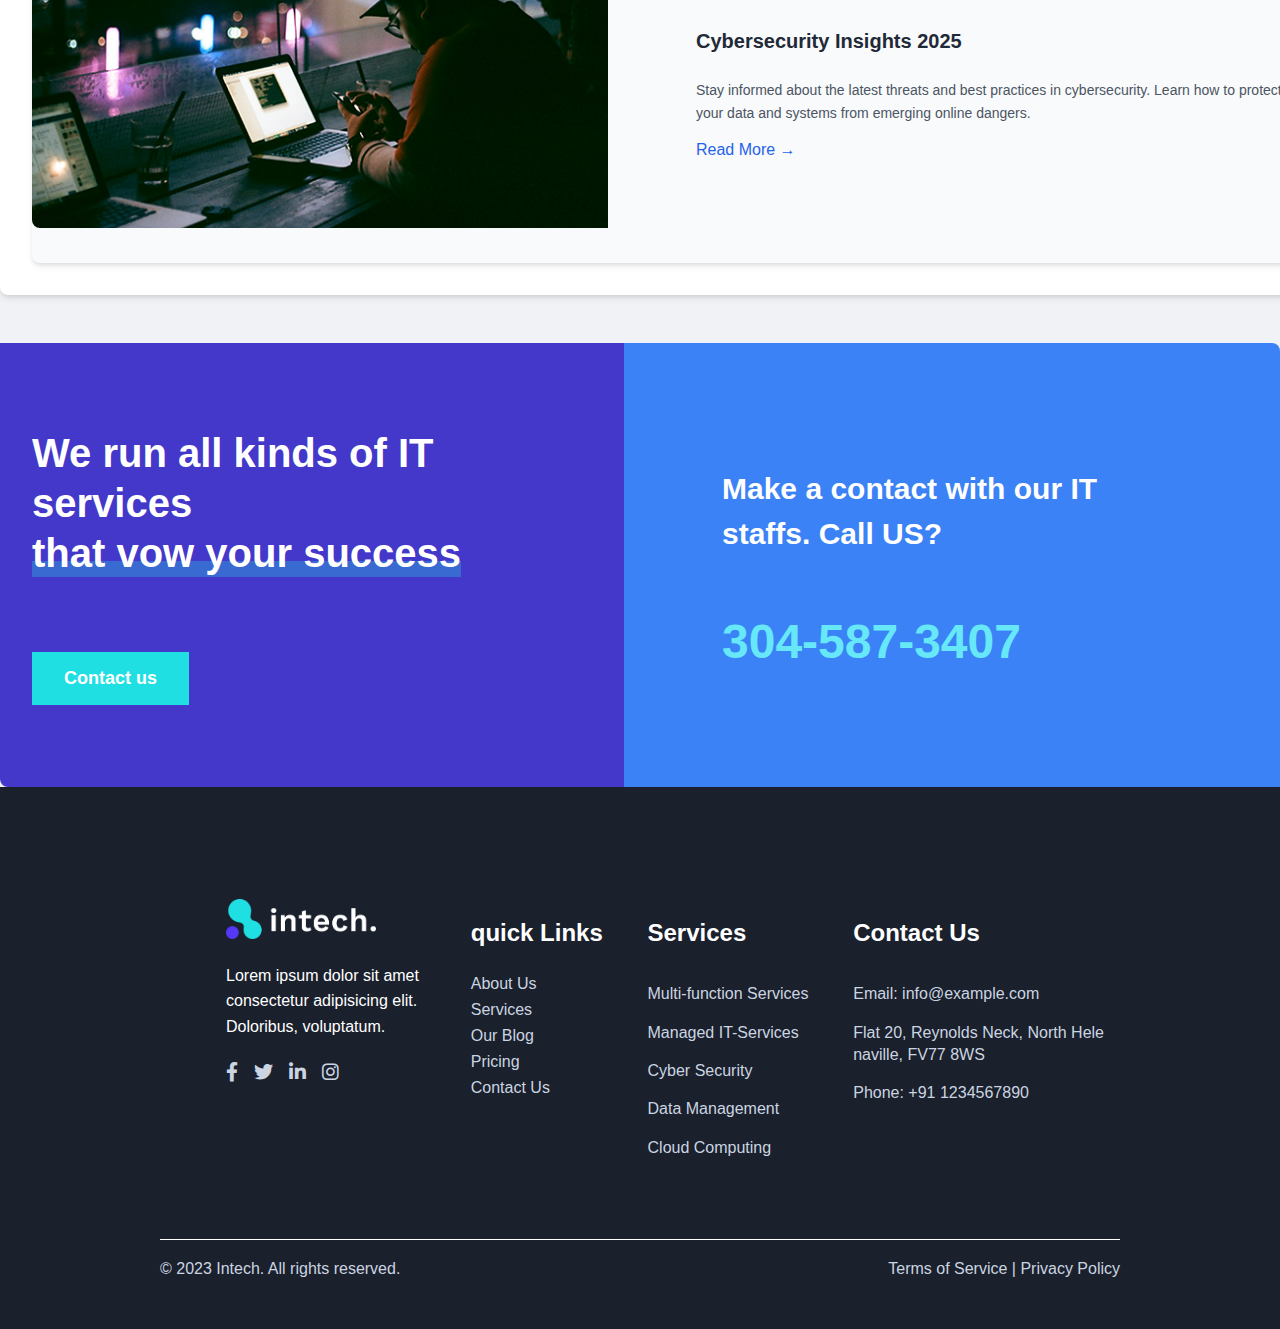
<file: Navigation-page/News.html>
<!DOCTYPE html>
<html lang="en">
<head>
    <meta charset="UTF-8">
    <meta name="viewport" content="width=device-width, initial-scale=1.0">
    <title>news-section</title>
    <link rel="stylesheet" href="News.css">
    <link rel="stylesheet" href="Reusable.css">
    <link rel="stylesheet" href="https://cdnjs.cloudflare.com/ajax/libs/font-awesome/6.0.0-beta3/css/all.min.css">
</head>

<body class="font-sans">

    <!-- Top Bar -->
    <div class="top-bar">
         <div class="site-logo">
                <img src="assets/logo..svg" alt="Description">
            </div>
        <button class="buy-now-button">
            Buy now
        </button>
    </div>

    <!-- Header Contact Info Bar -->
    <div class="header-contact-bar">
        <div>
            We are reliable & consistent IT-Solution team
        </div>
        <div class="header-contact-bar-info">
            <span>
                <i class="far fa-clock"></i> Mon-Sat 9.00 - 18.00
            </span>
            <span>
                <i class="fas fa-phone-alt"></i> ( 251 ) 235-3256
            </span>
        </div>
    </div>

    <!-- Main Navigation Bar -->
    <nav class="main-nav">
        <div class="main-nav-container">
            <!-- Logo -->
            <div class="intech-logo">
            <img style="height: 45px;" src="assets/Intech-Dark-Version.png" alt="Description">
        </div>

            <!-- Navigation Links with Dropdowns (Desktop) -->
            <ul class="nav-links">
                <li class="dropdown">
                    <a href="../index.html">Home <span>&#9662;</span></a>
                    <ul class="dropdown-menu">
                        <li><a href="../index.html">Home One</a></li>
                        <li><a href="#">Home Two</a></li>
                        <li><a href="#">Home Three</a></li>
                        <li><a href="#">Header Variation</a></li>
                    </ul>
                </li>
                <li class="dropdown">
                    <a href="About-page.html">About<span>&#9662;</span></a>
                    <ul class="dropdown-menu">
                        <li><a href="About-page.html">Our Team</a></li>
                        <li><a href="About-page.html">Mission</a></li>
                        <li><a href="About-page.html">Vision</a></li>
                    </ul>
                </li>
                <li class="dropdown">
                       <a href="Services-page.html">Services <span>&#9662;</span></a>
                    <ul class="dropdown-menu">
                        <li><a href="Services-page.html">Web Development</a></li>
                        <li><a href="Services-page.html">App Development</a></li>
                        <li><a href="Services-page.html">Cloud Services</a></li>
                        <li><a href="#">Cyber Security</a></li>
                        <li><a href="#">Data Management</a></li>
                        <li><a href="#">IT Consultancy</a></li>
                    </ul>
                </li>
                <li class="dropdown">
                    <a href="#">Pages <span>&#9662;</span></a>
                    <ul class="dropdown-menu">
                        <li><a href="pricing-page.html">Pricing</a></li>
                        <li><a href="#">FAQs</a></li>
                        <li><a href="#">Case study</a></li>
                        <li><a href="#">404 case</a></li>
                    </ul>
                </li>
                <li class="dropdown">
                    <a href="#">News <span>&#9662;</span></a>
                    <ul class="dropdown-menu">
                        <li><a href="Navigation-page/news-style-01.html">News Style 01</a></li>
                        <li><a href="Navigation-page/news-style-02.html">News Style 02</a></li>
                        <li><a href="Navigation-page/our-blog.html">Our Blog</a></li>
                        <li><a href="Navigation-page/news-details.html">news details</a></li>
                    </ul>
                </li>
                <li><a href="contact.html">Contact</a></li>
            </ul>

            <!-- Mobile Menu Button (Hamburger) -->
            <div class="mobile-menu-toggle">
                <button id="mobile-menu-button" class="mobile-menu-button">
                    <i class="fas fa-bars"></i>
                </button>
            </div>

            <!-- Mobile Navigation Menu (kept as flat list for simplicity, can be expanded with nested mobile dropdowns if needed) -->
            <div id="mobile-menu" class="mobile-menu">
                <a href="#">Home</a>
                <a href="#">About</a>
                <a href="#">Services</a>
                <a href="#">Pages</a>
                <a href="#" class="active">News</a>
                <a href="#">Contact</a>
                <div class="get-quote-wrapper">
                    <button class="samebtn" style="width: 100%;">Get Quote</button>
                </div>
            </div>

            <!-- Search Icon and Get Quote Button -->
            <div class="search-quote-buttons">
                <button class="search-icon-button">
                    <i class="fas fa-search"></i>
                </button>
                <button class="samebtn">
                    Get Quote
                </button>
            </div>
        </div>
    </nav>

    <!-- Hero Section/Banner -->
    <section class="hero-section">
        <div class="hero-content">
            <h1>News Style 01</h1>
            <p>Home / <span style="font-weight: 600;">News Style 01</span></p>
        </div>
    </section>

    <!-- Content Area: News Section with Image and Text Cards -->
    <section class="news-section">
        <h2>Latest News & Articles</h2>
        <div class="news-cards-container">
            <!-- Example News Card 1: Image Left, Content Right -->
            <div class="news-card">
                <!-- Image Section -->
                <div class="news-card-image">
                    <img src="assets/news-1.png" alt="News Image 1">
                </div>
                <!-- Content Section -->
                <div class="news-card-content">
                    <h3>Latest Tech Innovations</h3>
                    <p>Discover the groundbreaking advancements shaping the future of technology and how they impact our daily lives. From AI to sustainable energy, stay ahead of the curve.</p>
                    <a href="#">Read More &rarr;</a>
                </div>
            </div>

            <!-- Example News Card 2: Image Left, Content Right -->
            <div class="news-card">
                <!-- Image Section -->
                <div class="news-card-image">
                    <img src="assets/news-2.png" alt="News Image 2">
                </div>
                <!-- Content Section -->
                <div class="news-card-content">
                    <h3>Digital Transformation Trends</h3>
                    <p>Explore how businesses are embracing digital transformation for growth, efficiency, and enhanced customer experiences in a rapidly evolving market.</p>
                    <a href="#">Read More &rarr;</a>
                </div>
            </div>

            <!-- Example News Card 3: Image Left, Content Right -->
            <div class="news-card">
                <!-- Image Section -->
                <div class="news-card-image">
                    <img src="assets/news-3.png" alt="News Image 3">
                </div>
                <!-- Content Section -->
                <div class="news-card-content">
                    <h3>Cybersecurity Insights 2025</h3>
                    <p>Stay informed about the latest threats and best practices in cybersecurity. Learn how to protect your data and systems from emerging online dangers.</p>
                    <a href="#">Read More &rarr;</a>
                </div>
            </div>
        </div>
    </section>
    

<!-- Main contect container for the two sections --> 


    <div class="make-a-contect">
      
        <div class="left-contect-section">
            <div class="main-heading">
                
                <h4>We run all kinds of IT services <br>
                    <span class="highlight">that vow your success</span>
                </h4>
                <!-- Contact Us button -->
                <div style=" display: inline-block;" class="samebtn">Contact us</div>
            </div>
        </div>

       
        <div class="right-contect-section">
         
            <h2>Make a contact with our IT staffs. Call US?</h2>
           
            <p>304-587-3407</p>
        </div>
    </div>

    <!-- footer -->

<div class="footer-main">

            <div class="footer-container">
            <div class="footer-logo">
                <img src="assets/Intech-logo.png" alt="Description">
                <p>Lorem ipsum dolor sit amet consectetur adipisicing elit. Doloribus, voluptatum.</p>
                <div class="footer-social-icons">
                    <a href="#" aria-label="Facebook"><i class="fab fa-facebook-f"></i></a>
                    <a href="#" aria-label="Twitter"><i class="fab fa-twitter"></i></a>
                    <a href="#" aria-label="LinkedIn"><i class="fab fa-linkedin-in"></i></a>
                    <a href="#" aria-label="Instagram"><i class="fab fa-instagram"></i></a>
                </div>
            </div>
            <div class="footer-links">
                <h2>quick Links</h2>
                <a href="#">About Us</a>
                <a href="#">Services</a>
                <a href="#">Our Blog</a>
                <a href="#">Pricing</a>
                <a href="#">Contact Us</a>
               
            </div>
            <div class="footer-services">
                <h2>Services</h2>
                <p>Multi-function Services</p>
                <p>Managed IT-Services</p>
                <p>Cyber Security</p>
                <p>Data Management</p>
                <p>Cloud Computing</p>
            </div>
            <div class="footer-contact">
                <h2>Contact Us</h2>
                <p>Email: info@example.com</p>
                <p>Flat 20, Reynolds Neck, North Hele <br> naville, FV77 8WS</p>
                <p>Phone: +91 1234567890</p>
            </div>
            </div>
<div class="footer-bottom">
    <p>&copy; 2023 Intech. All rights reserved.</p>
    <p>Terms of Service  | Privacy Policy</p>
</div>


<script src="News.js"></script>
</body>

</html>
</file>
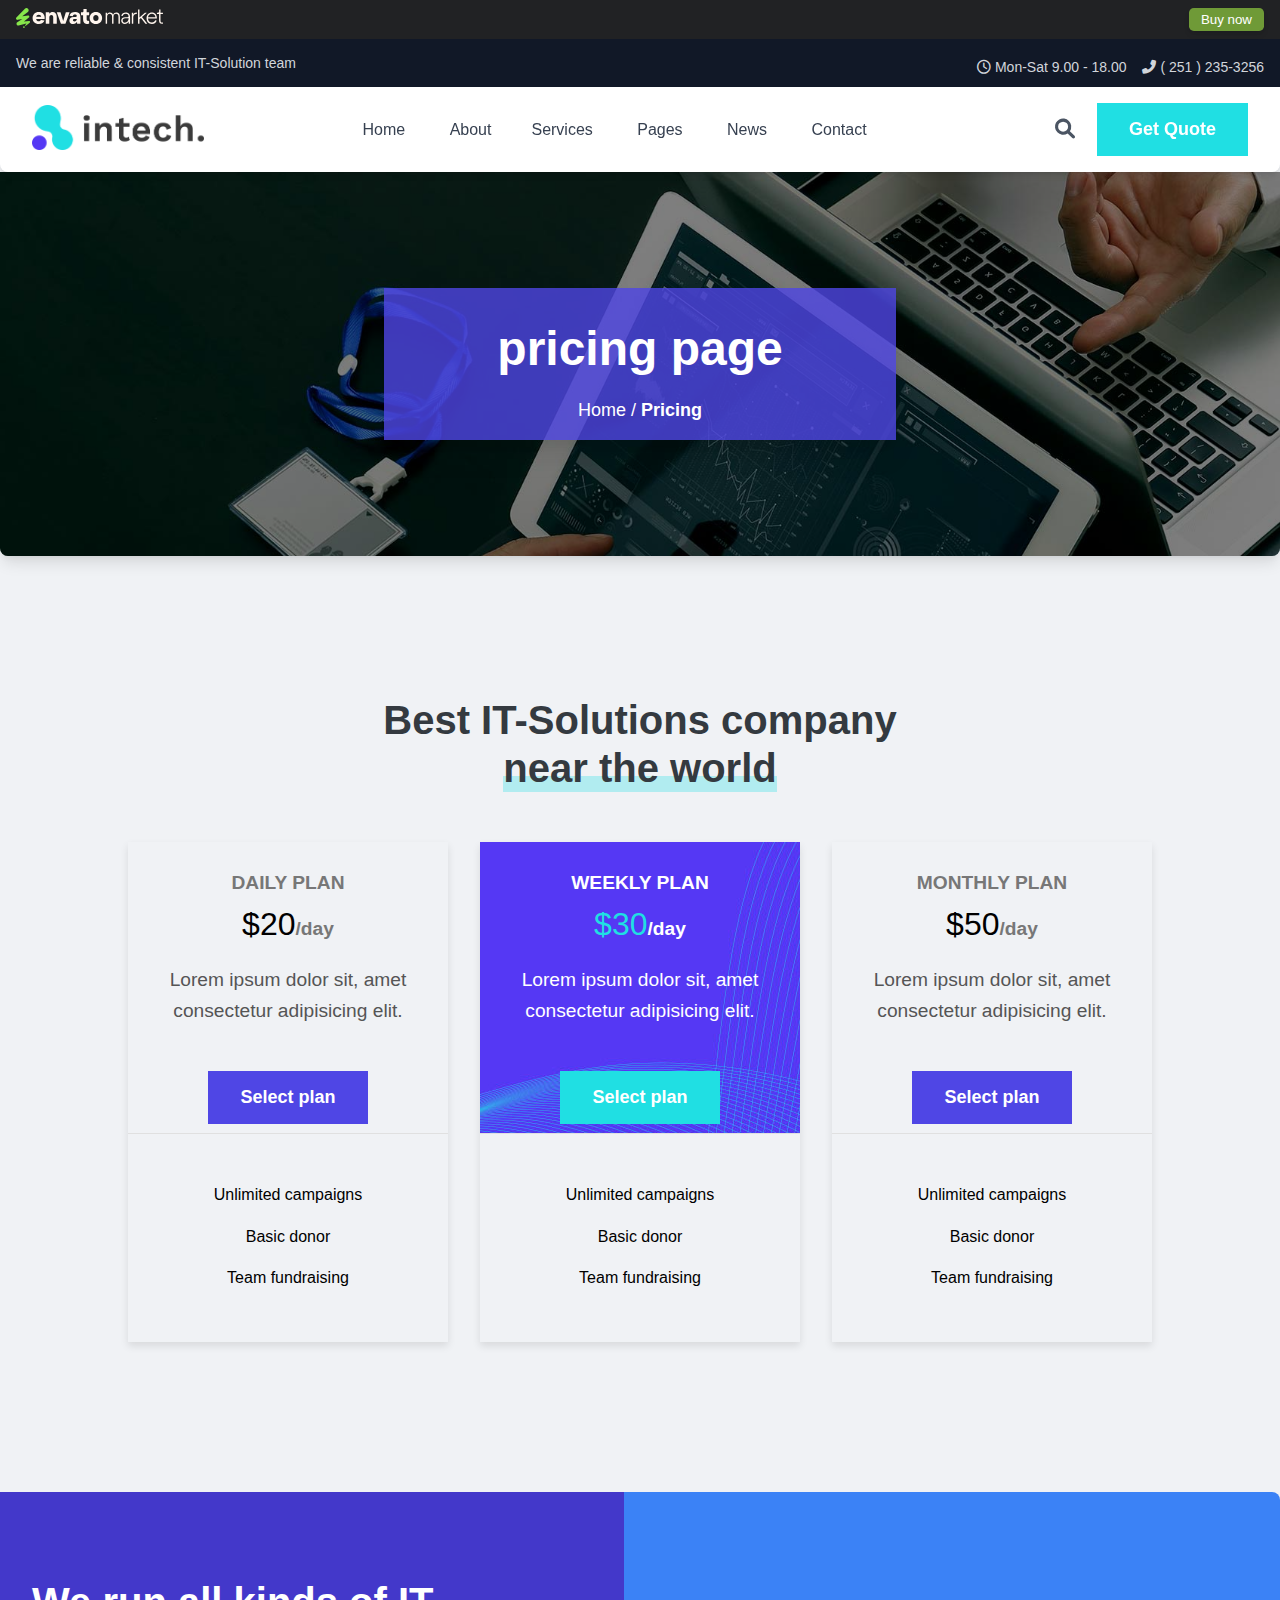
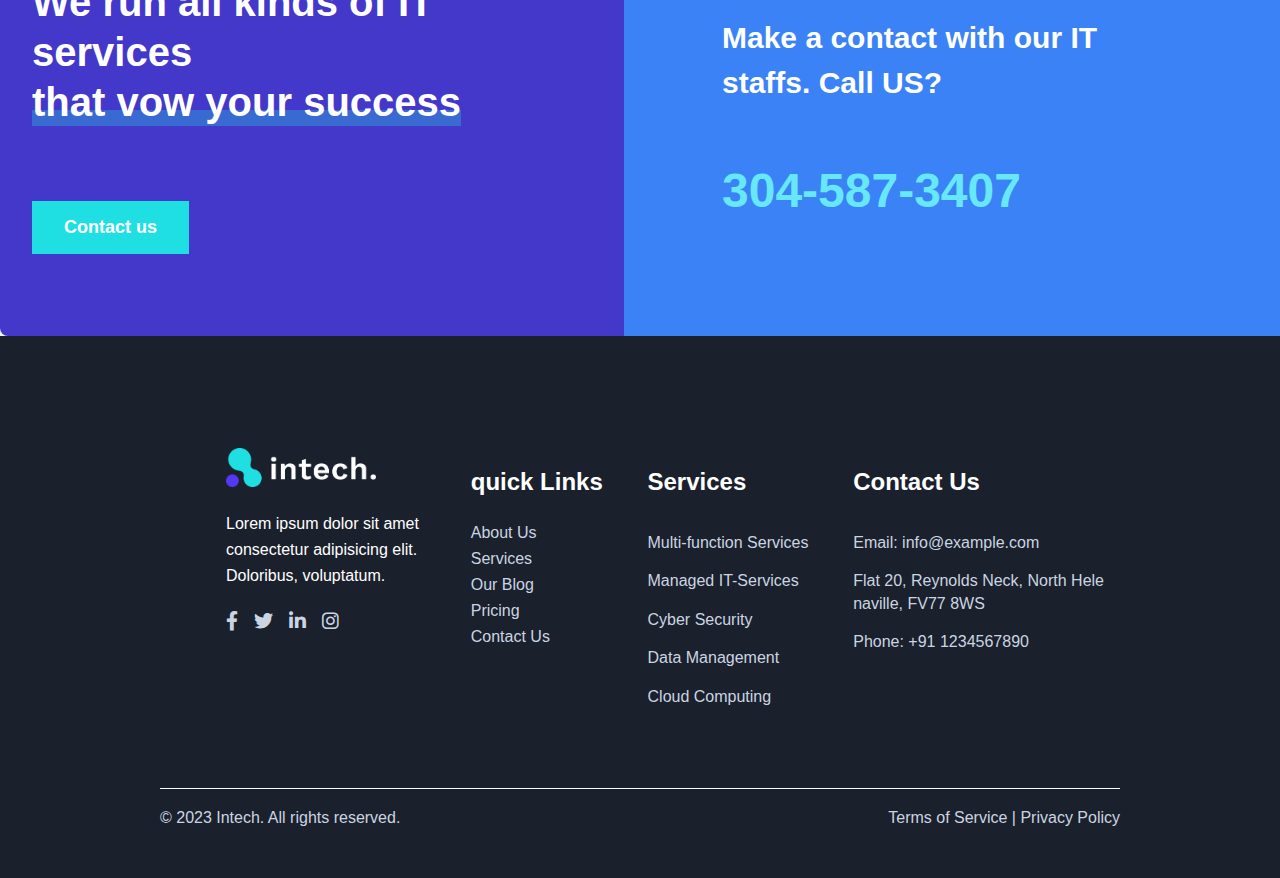
<file: Navigation-page/pricing-page.html>
<!DOCTYPE html>
<html lang="en">
<head>
    <meta charset="UTF-8">
    <meta name="viewport" content="width=device-width, initial-scale=1.0">
    <title>pricing-page</title>
    <link rel="stylesheet" href="pricing-page.css">
    <link rel="stylesheet" href="News.css">
    <link rel="stylesheet" href="Reusable.css">
    <link rel="stylesheet" href="https://cdnjs.cloudflare.com/ajax/libs/font-awesome/6.0.0-beta3/css/all.min.css">
</head>

<body class="font-sans">

    <!-- Top Bar -->
    <div class="top-bar">
         <div class="site-logo">
                <img src="assets/logo..svg" alt="Description">
            </div>
        <button class="buy-now-button">
            Buy now
        </button>
    </div>

    <!-- Header Contact Info Bar -->
    <div class="header-contact-bar">
        <div>
            We are reliable & consistent IT-Solution team
        </div>
        <div class="header-contact-bar-info">
            <span>
                <i class="far fa-clock"></i> Mon-Sat 9.00 - 18.00
            </span>
            <span>
                <i class="fas fa-phone-alt"></i> ( 251 ) 235-3256
            </span>
        </div>
    </div>

    <!-- Main Navigation Bar -->
    <nav class="main-nav">
        <div class="main-nav-container">
            <!-- Logo -->
            <div class="intech-logo">
            <img style="height: 45px;" src="assets/Intech-Dark-Version.png" alt="Description">
        </div>

            <!-- Navigation Links with Dropdowns (Desktop) -->
            <ul class="nav-links">
                <li class="dropdown">
                    <a href="../index.html">Home <span>&#9662;</span></a>
                    <ul class="dropdown-menu">
                        <li><a href="../index.html">Home One</a></li>
                        <li><a href="../index.html">Home Two</a></li>
                        <li><a href="#">Home Three</a></li>
                        <li><a href="#">Header Variation</a></li>
                    </ul>
                </li>
                <li class="dropdown">
                    <a href="About-page.html">About<span>&#9662;</span></a>
                    <ul class="dropdown-menu">
                        <li><a href="About-page.html">Our Team</a></li>
                        <li><a href="About-page.html">Mission</a></li>
                        <li><a href="About-page.html">Vision</a></li>
                    </ul>
                </li>
                <li class="dropdown">
                      <a href="Services-page.html">Services <span>&#9662;</span></a>
                    <ul class="dropdown-menu">
                        <li><a href="Services-page.html">Web Development</a></li>
                        <li><a href="Services-page.html">App Development</a></li>
                        <li><a href="Services-page.html">Cloud Services</a></li>
                        <li><a href="#">Cyber Security</a></li>
                        <li><a href="#">Data Management</a></li>
                        <li><a href="#">IT Consultancy</a></li>
                    </ul>
                </li>
                <li class="dropdown">
                    <a href="#">Pages <span>&#9662;</span></a>
                    <ul class="dropdown-menu">
                        <li><a href="#">Pricing</a></li>
                        <li><a href="#">FAQs</a></li>
                        <li><a href="#">Case study</a></li>
                        <li><a href="#">404 case</a></li>
                    </ul>
                </li>
                <li class="dropdown">
                    <a href="#">News <span>&#9662;</span></a>
                    <ul class="dropdown-menu">
                        <li><a href="News.html">News Style 01</a></li>
                        <li><a href="#">News Style 02</a></li>
                        <li><a href="#">Our Blog</a></li>
                        <li><a href="#">news details</a></li>
                    </ul>
                </li>
                <li><a href="contact.html">Contact</a></li>
            </ul>

            <!-- Mobile Menu Button (Hamburger) -->
            <div class="mobile-menu-toggle">
                <button id="mobile-menu-button" class="mobile-menu-button">
                    <i class="fas fa-bars"></i>
                </button>
            </div>

            <!-- Mobile Navigation Menu (kept as flat list for simplicity, can be expanded with nested mobile dropdowns if needed) -->
            <div id="mobile-menu" class="mobile-menu">
                <a href="#">Home</a>
                <a href="#">About</a>
                <a href="#">Services</a>
                <a href="#">Pages</a>
                <a href="#" class="active">News</a>
                <a href="#">Contact</a>
                <div class="get-quote-wrapper">
                    <button class="samebtn" style="width: 100%;">Get Quote</button>
                </div>
            </div>

            <!-- Search Icon and Get Quote Button -->
            <div class="search-quote-buttons">
                <button class="search-icon-button">
                    <i class="fas fa-search"></i>
                </button>
                <button class="samebtn">
                    Get Quote
                </button>
            </div>
        </div>
    </nav>

    <!-- Hero Section/Banner -->
    <section class="hero-section">
        <div class="hero-content">
            <h1>pricing page</h1>
            <p>Home / <span style="font-weight: 600;">Pricing</span></p>
        </div>
    </section>


<div class="pricing-plans">
    <div class="pricing-container">
        <h1>Best IT-Solutions company <br>
           <span class="highlight">near the world</span></h1>

        <div class="pricing-cards">

        <div class="pricing-card" id="card-1"> 
           <div class="upper-content">
           <p id="p-bold">DAILY PLAN <br> <span class="rate">  $20</span>/day</p>
            <p>Lorem ipsum dolor sit, amet consectetur adipisicing elit.  </p>
            <button class="blue-btn" >Select plan</button>
           </div>
           <div class="lower-content">
            <p>Unlimited campaigns</p>
            <p>Basic donor</p>
            <p>Team fundraising</p>
           </div>
            

        </div>
        <div class="pricing-card"  id="card-2">
             <div  class="upper-content weekly-card">
             <p id="p-bold">WEEKLY PLAN <br> <span id="mid-rate" class="rate"> $30</span>/day</p>
            <p>Lorem ipsum dolor sit, amet consectetur adipisicing elit.</p>
            <button class="samebtn">Select plan</button>
           </div>
           <div class="lower-content">
            <p>Unlimited campaigns</p>
            <p>Basic donor</p>
            <p>Team fundraising</p>
           </div>
        </div>
        <div class="pricing-card"  id="card-3">
            <div class="upper-content">
           <p id="p-bold">MONTHLY PLAN <br> <span class="rate">$50</span>/day</p>
            <p>Lorem ipsum dolor sit, amet consectetur adipisicing elit. </p>
            <button class="blue-btn">Select plan</button>
           </div>
           <div class="lower-content">
            <p>Unlimited campaigns</p>
            <p>Basic donor</p>
            <p>Team fundraising</p>
           </div>
        </div>

        </div>
    </div>
            
</div>


<!-- Main container for the two sections -->
    <div class="make-a-contect">
        <!-- Left Section: IT Services -->
        <div class="left-contect-section">
            <div class="main-heading">
                <!-- Heading for IT services with a highlight span -->
                <h4>We run all kinds of IT services <br>
                    <span class="highlight">that vow your success</span>
                </h4>
                <!-- Contact Us button -->
                <div style=" display: inline-block;" class="samebtn">Contact us</div>
            </div>
        </div>

        <!-- Right Section: Contact Information -->
        <div class="right-contect-section">
            <!-- Sub-heading for contact message -->
            <h2>Make a contact with our IT staffs. Call US?</h2>
            <!-- Phone number (changed to a paragraph for consistency with your provided HTML, but ideally should be an anchor tag) -->
            <p>304-587-3407</p>
        </div>
    </div>


    <div class="footer-main">

            <div class="footer-container">
            <div class="footer-logo">
                <img src="assets/Intech-logo.png" alt="Description">
                <p>Lorem ipsum dolor sit amet consectetur adipisicing elit. Doloribus, voluptatum.</p>
                <div class="footer-social-icons">
                    <a href="#" aria-label="Facebook"><i class="fab fa-facebook-f"></i></a>
                    <a href="#" aria-label="Twitter"><i class="fab fa-twitter"></i></a>
                    <a href="#" aria-label="LinkedIn"><i class="fab fa-linkedin-in"></i></a>
                    <a href="#" aria-label="Instagram"><i class="fab fa-instagram"></i></a>
                </div>
            </div>
            <div class="footer-links">
                <h2>quick Links</h2>
                <a href="#">About Us</a>
                <a href="#">Services</a>
                <a href="#">Our Blog</a>
                <a href="#">Pricing</a>
                <a href="#">Contact Us</a>
               
            </div>
            <div class="footer-services">
                <h2>Services</h2>
                <p>Multi-function Services</p>
                <p>Managed IT-Services</p>
                <p>Cyber Security</p>
                <p>Data Management</p>
                <p>Cloud Computing</p>
            </div>
            <div class="footer-contact">
                <h2>Contact Us</h2>
                <p>Email: info@example.com</p>
                <p>Flat 20, Reynolds Neck, North Hele <br> naville, FV77 8WS</p>
                <p>Phone: +91 1234567890</p>
            </div>
            </div>
<div class="footer-bottom">
    <p>&copy; 2023 Intech. All rights reserved.</p>
    <p>Terms of Service  | Privacy Policy</p>
</div>
</body>

</html>
</file>
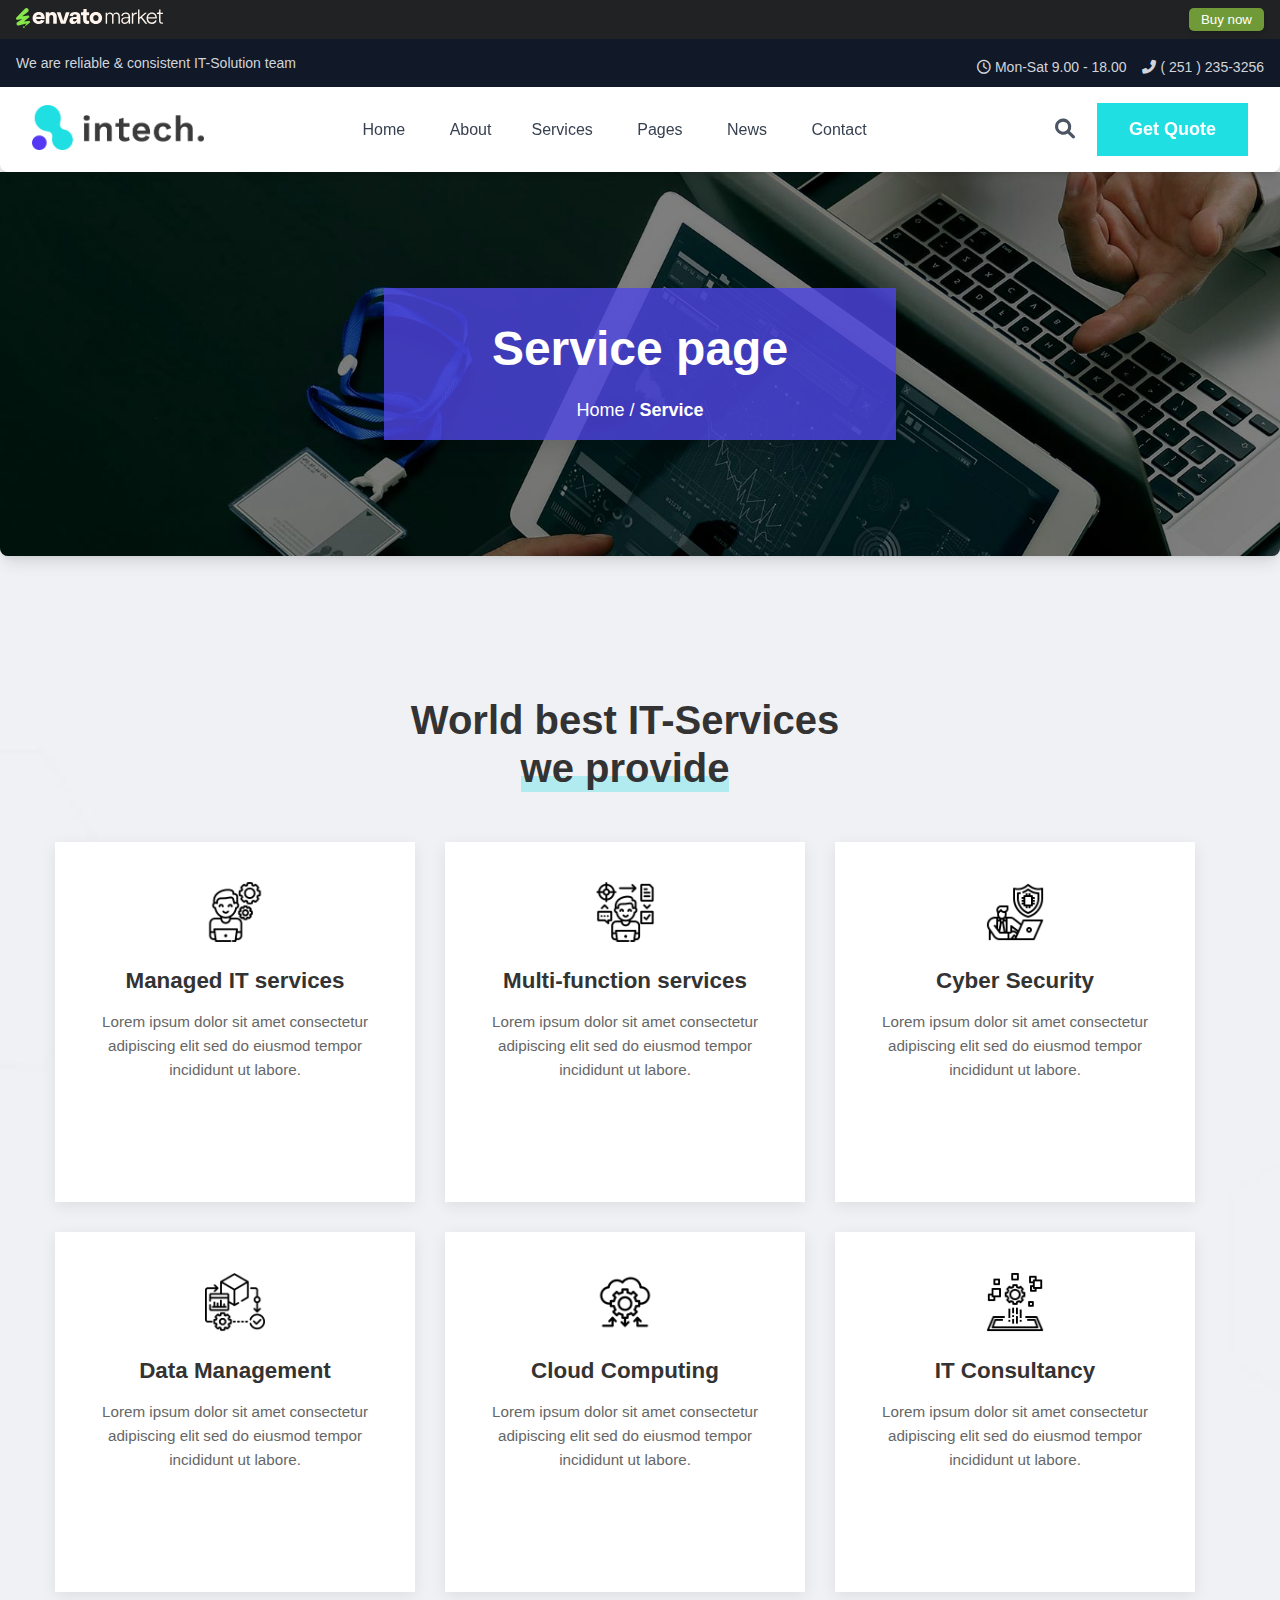
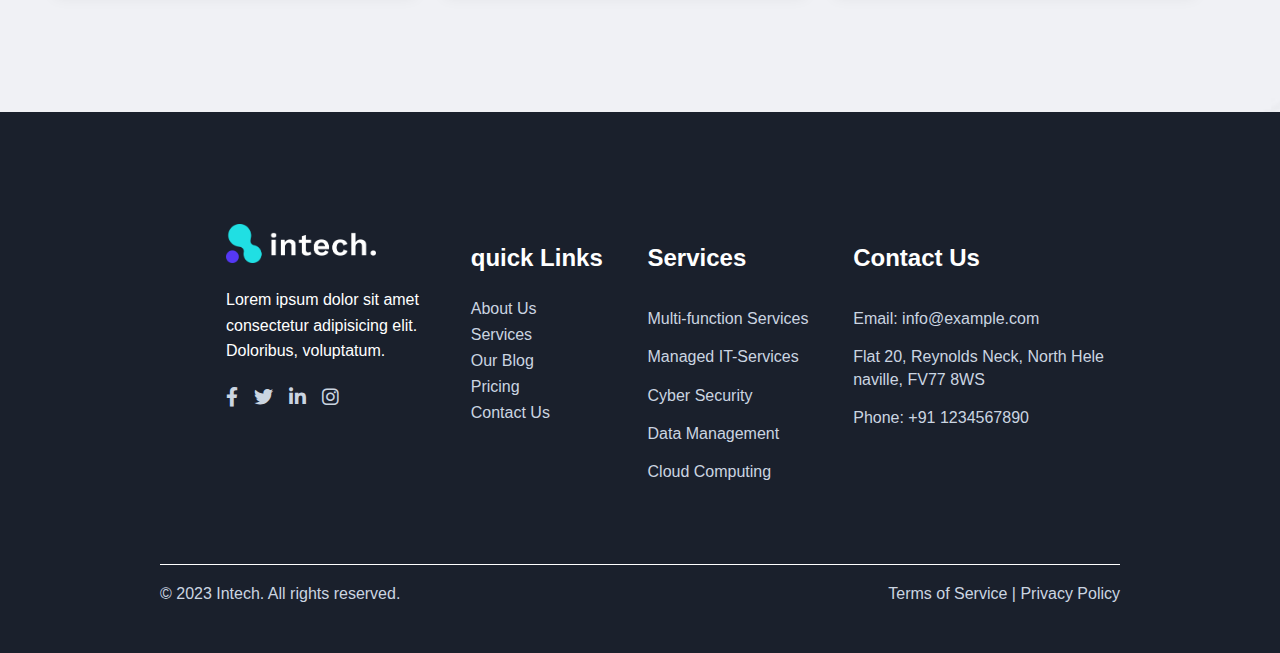
<file: Navigation-page/Services-page.html>
<!DOCTYPE html>
<html lang="en">
<head>
    <meta charset="UTF-8">
    <meta name="viewport" content="width=device-width, initial-scale=1.0">
    <title>Services-page</title>
    <link rel="stylesheet" href="News.css">
    <link rel="stylesheet" href="Reusable.css">
    
    <link rel="stylesheet" href="https://cdnjs.cloudflare.com/ajax/libs/font-awesome/6.0.0-beta3/css/all.min.css">

</head>
<body class="font-sans">

    <!-- Top Bar -->
    <div class="top-bar">
         <div class="site-logo">
                <img src="assets/logo..svg" alt="Description">
            </div>
        <button class="buy-now-button">
            Buy now
        </button>
    </div>

    <!-- Header Contact Info Bar -->
    <div class="header-contact-bar">
        <div>
            We are reliable & consistent IT-Solution team
        </div>
        <div class="header-contact-bar-info">
            <span>
                <i class="far fa-clock"></i> Mon-Sat 9.00 - 18.00
            </span>
            <span>
                <i class="fas fa-phone-alt"></i> ( 251 ) 235-3256
            </span>
        </div>
    </div>

    <!-- Main Navigation Bar -->
    <nav class="main-nav">
        <div class="main-nav-container">
            <!-- Logo -->
            <div class="intech-logo">
            <img style="height: 45px;" src="assets/Intech-Dark-Version.png" alt="Description">
        </div>

            <!-- Navigation Links with Dropdowns (Desktop) -->
            <ul class="nav-links">
                <li class="dropdown">
                    <a href="../index.html">Home <span>&#9662;</span></a>
                    <ul class="dropdown-menu">
                        <li><a href="../index.html">Home One</a></li>
                        <li><a href="../index.html">Home Two</a></li>
                        <li><a href="#">Home Three</a></li>
                        <li><a href="#">Header Variation</a></li>
                    </ul>
                </li>
                <li class="dropdown">
                    <a href="About-page.html">About<span>&#9662;</span></a>
                    <ul class="dropdown-menu">
                        <li><a href="About-page.html">Our Team</a></li>
                        <li><a href="About-page.html">Mission</a></li>
                        <li><a href="About-page.html">Vision</a></li>
                    </ul>
                </li>
                <li class="dropdown">
                       <a href="Services-page.html">Services <span>&#9662;</span></a>
                    <ul class="dropdown-menu">
                        <li><a href="Services-page.html">Web Development</a></li>
                        <li><a href="Services-page.html">App Development</a></li>
                        <li><a href="Services-page.html">Cloud Services</a></li>
                        <li><a href="#">Cyber Security</a></li>
                        <li><a href="#">Data Management</a></li>
                        <li><a href="#">IT Consultancy</a></li>
                    </ul>
                </li>
                <li class="dropdown">
                    <a href="#">Pages <span>&#9662;</span></a>
                    <ul class="dropdown-menu">
                        <li><a href="pricing-page.html">Pricing</a></li>
                        <li><a href="FAQs-page.html">FAQs</a></li>
                        <li><a href="#">Case study</a></li>
                        <li><a href="#">404 case</a></li>
                    </ul>
                </li>
                <li class="dropdown">
                    <a href="#">News <span>&#9662;</span></a>
                    <ul class="dropdown-menu">
                        <li><a href="News.html">News Style 01</a></li>
                        <li><a href="#">News Style 02</a></li>
                        <li><a href="#">Our Blog</a></li>
                        <li><a href="#">news details</a></li>
                    </ul>
                </li>
                <li><a href="contact.html">Contact</a></li>
            </ul>

            <!-- Mobile Menu Button (Hamburger) -->
            <div class="mobile-menu-toggle">
                <button id="mobile-menu-button" class="mobile-menu-button">
                    <i class="fas fa-bars"></i>
                </button>
            </div>

            <!-- Mobile Navigation Menu (kept as flat list for simplicity, can be expanded with nested mobile dropdowns if needed) -->
            <div id="mobile-menu" class="mobile-menu">
                <a href="#">Home</a>
                <a href="#">About</a>
                <a href="#">Services</a>
                <a href="#">Pages</a>
                <a href="#" class="active">News</a>
                <a href="#">Contact</a>
                <div class="get-quote-wrapper">
                    <button class="samebtn" style="width: 100%;">Get Quote</button>
                </div>
            </div>

            <!-- Search Icon and Get Quote Button -->
            <div class="search-quote-buttons">
                <button class="search-icon-button">
                    <i class="fas fa-search"></i>
                </button>
                <button class="samebtn">
                    Get Quote
                </button>
            </div>
        </div>
    </nav>

    <!-- Hero Section/Banner -->
    <section class="hero-section">
        <div class="hero-content">
            <h1>Service page</h1>
            <p>Home / <span style="font-weight: 600;">Service</span></p>
        </div>
    </section>

     
 <!-- it-sevices -->
         <div class="outer-container">
        <div class="inner-container">

        <h1 class="main-heading">World best IT-Services <br><span class="highlight">we provide</span></h1>

        <div class="cards-container">
            
            <div class="card">
                <div class="card-icon">
                    <img src="assets/itservice.png" alt="Managed IT services icon">
                    </div>
                <h3 class="card-title">Managed IT services</h3>
                <p class="card-description">Lorem ipsum dolor sit amet consectetur adipiscing elit sed do eiusmod tempor incididunt ut labore.</p>
                <div class="hover-overlay"></div>
            </div>

            <div class="card">
                <div class="card-icon">
                    <img src="assets/multi-fun.png" alt="Multi-function services icon">
                    </div>
                <h3 class="card-title">Multi-function services</h3>
                <p class="card-description">Lorem ipsum dolor sit amet consectetur adipiscing elit sed do eiusmod tempor incididunt ut labore.</p>
                <div class="hover-overlay"></div>
            </div>

            <div class="card">
                <div class="card-icon">
                    <img src="assets/cyber.png" alt="Cyber Security icon">
                    </div>
                <h3 class="card-title">Cyber Security</h3>
                <p class="card-description">Lorem ipsum dolor sit amet consectetur adipiscing elit sed do eiusmod tempor incididunt ut labore.</p>
                <div class="hover-overlay"></div>
            </div>
            <div class="card">
                <div class="card-icon">
                    <img src="assets/data-manage.png" alt="data-management icon">
                    </div>
                <h3 class="card-title">Data Management </h3>
                <p class="card-description">Lorem ipsum dolor sit amet consectetur adipiscing elit sed do eiusmod tempor incididunt ut labore.</p>
                <div class="hover-overlay"></div>
            </div>
            <div class="card">
                <div class="card-icon">
                    <img src="assets/cloud.png" alt="cloud-computing icon">
                    </div>
                <h3 class="card-title">Cloud Computing</h3>
                <p class="card-description">Lorem ipsum dolor sit amet consectetur adipiscing elit sed do eiusmod tempor incididunt ut labore.</p>
                <div class="hover-overlay"></div>
            </div>
            <div class="card">
                <div class="card-icon">
                    <img src="assets/it-con.png" alt="it consultancy">
                    </div>
                <h3 class="card-title">IT Consultancy</h3>
                <p class="card-description">Lorem ipsum dolor sit amet consectetur adipiscing elit sed do eiusmod tempor incididunt ut labore.</p>
                <div class="hover-overlay"></div>
            </div>
        </div>
 
        </div>
    </div>



    




<!-- footer -->
    <div class="footer-main">

            <div class="footer-container">
            <div class="footer-logo">
                <img src="assets/Intech-logo.png" alt="Description">
                <p>Lorem ipsum dolor sit amet consectetur adipisicing elit. Doloribus, voluptatum.</p>
                <div class="footer-social-icons">
                    <a href="#" aria-label="Facebook"><i class="fab fa-facebook-f"></i></a>
                    <a href="#" aria-label="Twitter"><i class="fab fa-twitter"></i></a>
                    <a href="#" aria-label="LinkedIn"><i class="fab fa-linkedin-in"></i></a>
                    <a href="#" aria-label="Instagram"><i class="fab fa-instagram"></i></a>
                </div>
            </div>
            <div class="footer-links">
                <h2>quick Links</h2>
                <a href="#">About Us</a>
                <a href="#">Services</a>
                <a href="#">Our Blog</a>
                <a href="#">Pricing</a>
                <a href="#">Contact Us</a>
               
            </div>
            <div class="footer-services">
                <h2>Services</h2>
                <p>Multi-function Services</p>
                <p>Managed IT-Services</p>
                <p>Cyber Security</p>
                <p>Data Management</p>
                <p>Cloud Computing</p>
            </div>
            <div class="footer-contact">
                <h2>Contact Us</h2>
                <p>Email: info@example.com</p>
                <p>Flat 20, Reynolds Neck, North Hele <br> naville, FV77 8WS</p>
                <p>Phone: +91 1234567890</p>
            </div>
            </div>
<div class="footer-bottom">
    <p>&copy; 2023 Intech. All rights reserved.</p>
    <p>Terms of Service  | Privacy Policy</p>
</div>


<script src="../main-script.js"></script>
</body>
</html>
</file>
<file: components/pricing-page.css>
.pricing-plans {
    text-align: center;
    padding: 40px 20px;
 
    background-size: cover;
    background-position: center center;
    margin-top: -230px;
    padding-top: 355px;
    padding: 120px 20px;
    min-height: 750px;
   
   
}

.pricing-container {
    margin-top: 250px;
    
}

.pricing-cards {
    display: flex;
    flex-wrap: wrap;         /* Allow cards to wrap to next line */
    justify-content: center; /* Center cards */
    align-items: center;
    gap: 2rem;               /* Add space between cards */
    width: 100%;
 
    margin: 0;               /* Remove any extra margin */
    overflow-x: auto;        /* Prevent unwanted scrollbars */
}

.pricing-card {
    margin-top: 30px;
    margin-bottom: 30px;
    position: relative;
    height: 500px;
    width: 320px;            
    max-width: 90vw;         
    box-shadow: 0 4px 8px rgba(0, 0, 0, 0.1);
    align-items: center;
    
}
.upper-content{
    height: 55%;
    border-bottom: 1px solid #e0e0e0;
    padding: 1rem 2rem;
    padding-bottom: 0;


}

.weekly-card {
    background-image: url('/public/assets/pricing-card-bg.png');
   
}
.weekly-card p{
    color: white !important;
}
.upper-content p{
    font-size: 1.2rem;
    color: #555;
    margin-top: 10px;
}
#p-bold{
    font-weight: bold;
    color: #777;
   
    
}
    .rate{
        font-size: 2rem;
        color: black;
        font-weight: 500;
    }
    #mid-rate{
        color:#20dfe3;
    }
.lower-content{
padding-top: 2rem;
  
}
.pricing-cards button{
    margin-top: 30px;
    margin-bottom: 20px;

}
</file>
<file: components/components.css>
.search-overlay.active {
            display: flex !important; /* Added !important */
        }

        body {
            font-family: Arial, sans-serif;
            margin: 0;
            padding: 0;
            background-color: #f0f2f5; /* Light grey background for the page */
            -webkit-font-smoothing: antialiased;
            -moz-osx-font-smoothing: grayscale;
            overflow-x: hidden;
        }

        .samebtn {
            background-color: #20dfe3;
            color: white;
            padding: 1rem 2rem;
            border: none;
            font-size: 18px;
            font-weight: 600;
            cursor: pointer;
            transition: background-color 0.3s ease;
        }

        .samebtn:hover {
            background-color: #252431;
            transform: translateY(-2px);
        }
        /* blue-btn */
        .blue-btn {
            font-weight: 600;
            padding: 1rem 2rem;
            font-size: 18px;
            color: #ffffff;
            text-align: center;
            cursor: pointer;
            border: none;
            background-color: #4f46e5;
            transition: background-color 0.3s ease;
        }

        .blue-btn:hover {
            background-color: black;
            transform: translateY(-2px);
        }

        /* highlight the text */
        .highlight {
            display: inline-block;
            position: relative;
            font-weight: 700;
            line-height: 1.2;
        }

        .highlight::after {
            content: '';
            position: absolute;
            bottom: 0;
            left: 0;
            width: 100%;
            height: 0.4em;
            background-color: #20dfe3;
            z-index: -1;
            opacity: 0.3;
            transition: transform 0.3s ease-in-out;
            pointer-events: none;
        }

        /* header contect bar */
        .header-contact-bar {
            background-color: #212224; /* gray-800 */
            color: #d1d5db; /* gray-300 */
            font-size: 0.875rem; /* text-sm */
            padding: 0.75rem 1rem; /* py-3 px-4 */
            display: flex;
            justify-content: space-between;
            align-items: center;
            width: 100%;
            box-sizing: border-box;
        }

        .header-contact-bar-info {
            display: flex;
            align-items: center;
            gap: 1rem; /* space-x-4 */
            margin-top: 0.5rem;
        }

        .header-contact-bar-info span {
            display: flex;
            align-items: center;
        }

        .header-contact-bar-info i {
            margin-right: 0.25rem;
        }

        .search-input-group {
            display: flex;
            border-radius: 1rem; /* rounded-lg */
            overflow: hidden;
            width: 100%;
        }

        .search-input {
            flex-grow: 1;
            background-color: rgb(237, 237, 237);
            color: #e2e8f0; /* Light text for input */
            border: none;
            outline: none;
        }

        .search-input::placeholder {
            display: flex;
            align-items: center;
            padding-left: 20px;
            color: #a0aec0; /* Lighter gray placeholder */
        }

        .search-submit-btn {
            padding: 0.3rem 0.5rem; /* py-4 px-6 */
            background-color: #20dfe3; /* Teal background */
            color: white;
            border: none;
            cursor: pointer;
            transition: background-color 0.2s ease-in-out;
            outline: none;
            display: flex;
            align-items: center;
            justify-content: center;
            font-size: 1.25rem; /* Larger icon */
        }

        .search-submit-btn:hover {
            background-color: #49a9ae; /* Darker teal on hover */
        }

        /* Main Navigation Bar */
        .main-nav {
            background-color: #ffffff;
            box-shadow: 0 4px 6px rgba(0, 0, 0, 0.1);
            padding: 1rem;
            display: flex;
            flex-wrap: wrap;
            justify-content: space-between;
            align-items: center;
            width: 100vw;
            transition: all 0.3s ease;
            z-index: 999;
        }

        .main-nav.sticky {
            position: fixed;
            top: 0; /* This ensures it sticks to the very top */
            animation: slideInDown 0.5s ease-out;
            /* Adjust width when sticky if needed, e.g., width: 100%; or width: 100vw; */
        }

        @keyframes slideInDown {
            from {
                transform: translateY(-100%);
                opacity: 0;
            }
            to {
                transform: translateY(0);
                opacity: 1;
            }
        }

        /* Desktop Navigation Links */
        .nav-links {
            display: none;
            align-items: center;
            gap: 3rem;
            list-style: none;
            margin: 0;
            padding: 0;
        }

        .nav-links li {
            position: relative;
        }

        .nav-links a {
            color: #374151;
            font-size: 1rem;
            font-weight: 500;
            transition: color 0.3s ease;
            text-decoration: none;
            display: flex;
            align-items: center;
        }

        .nav-links a:hover {
            color: #20dfe3;
        }

        .nav-links .current-page {
            color: #20dfe3;
            font-weight: 700;
        }

        .nav-links span {
            margin-left: 0.25rem;
            font-size: 0.75rem;
        }

        /* Dropdown specific styles */
        .dropdown-menu {
            display: none;
            position: absolute;
            background-color:#1f2937;
            box-shadow: 0 8px 16px rgba(0,0,0,0.2);
            min-width: 220px;
            z-index: 100;
            overflow: hidden;
            top: 100%;
            left: 0;
            list-style: none;
            padding: 0;
        }

        .nav-links .dropdown:hover .dropdown-menu {
            display: block;
        }

        .dropdown-menu a {
            color: white;
            padding: 0.75rem 1rem;
            text-decoration: none;
            border-bottom: 1px solid #6b7280;
            display: block;
            text-align: left;
        }

        .dropdown-menu a:hover {
            background-color: #20dfe3;
            color: white;
        }

        /* Search Icon Button */
        .search-icon-button {
            background: none;
            border: none;
            cursor: pointer;
            color: #374151;
            font-size: 1.25rem;
            padding: 0.5rem;
            transition: color 0.3s ease;
            display: flex;
            align-items: center;
            justify-content: center;
        }
        .search-icon-button:hover {
            color: #20dfe3;
        }

        .main-nav .action-buttons {
            display: flex;
            align-items: center;
            gap: 1rem;
        }

        /* Mobile Menu Toggle */
        .mobile-menu-toggle {
            display: block;
            color: #374151;
            font-size: 1.5rem;
            margin-left: 1rem;
            margin-right: 200px;
            cursor: pointer;
            border: none;
            background: none;
            transition: color 0.3s ease;
        }

        .mobile-menu-toggle:hover {
            color: #20dfe3;
        }

        /* Mobile Menu */
        .mobile-menu {
            display: none;
            width: 100%;
            flex-direction: column;
            gap: 1rem;
            padding: 1rem 1rem;
            background: #4f46e5;
            border-top: 1px solid #e2e8f0;
            list-style: none;
            margin: 0;
        }

        .mobile-menu.active {
            display: flex;
        }

        .mobile-menu a {
            color: white;
            font-weight: 500;
            padding-top: 0.5rem;
            padding-bottom: 0.5rem;
            border-bottom: 0.5px solid #adafb24e;
            text-decoration: none;
            display: flex;
            justify-content: space-between;
            align-items: center;
        }
        .mobile-menu a:hover {
            color: #20dfe3;
        }

        .mobile-menu .dropdown-mobile-item .dropdown-menu {
            position: static;
            box-shadow: none;
            margin-top: 0;
            padding-left: 1rem;
            border-top: none;
            display: none;
            list-style: none;
        }

        .mobile-menu .dropdown-mobile-item.active .dropdown-menu {
            display: flex;
            flex-direction: column;
        }

        .mobile-menu .dropdown-mobile-item .dropdown-menu a {
            padding-left: 2rem;
            border: bottom 1px;
        }
        .mobile-menu .dropdown-mobile-item .dropdown-menu a:hover{
            color: white;
        }

        /* Search input group (for mobile overlay) */
        .search-input-group {
            position: relative;
        }

        .search-input-group input {
            padding-left: 0.75rem;
            padding-right: 2.5rem;
            padding-top: 0.5rem;
            padding-bottom: 0.5rem;
            border: 1px solid #d1d5db;
            border-radius: 0.375rem;
            outline: none;
            font-size: 1rem;
            width: 100%;
        }

        .search-input-group input:focus {
            outline: none;
            box-shadow: 0 0 0 2px #c3dafe, 0 0 0 4px #4c51bf;
        }

        .search-input-group .search-submit-btn {
            position: absolute;
            right: 0;
            top: 0;
            height: 100%;
            width: 2.5rem;
            display: flex;
            align-items: center;
            justify-content: center;
            color: #6b7280;
            background: none;
            border: none;
            cursor: pointer;
            transition: color 0.3s ease;
        }

        .search-input-group .search-submit-btn:hover {
            color: #4c51bf;
        }

        /* Overlay Search Styles */
        .search-overlay {
            display: none;
            position: fixed;
            top: 0;
            left: 0;
            width: 100%;
            height: 100%;
            background-color: rgba(13, 12, 12, 0.815);
            z-index: 2000;
            justify-content: center;
            align-items: center;
        }

        .search-overlay.active {
            display: flex;
        }

        .search-modal {
            background-color: #ffffff;
            padding: 2rem;
            border-radius: 0.75rem;
            position: relative;
            max-width: 90%;
            width: 500px;
            text-align: center;
        }

        .search-modal .close-button {
            position: absolute;
            top: 0.5rem;
            right: 0.5rem;
            background: none;
            border: none;
            font-size: 1.5rem;
            cursor: pointer;
            color: #6b7280;
            transition: color 0.2s ease;
        }

        .search-modal .close-button:hover {
            color: #1f2937;
        }

        .search-modal .search-input-container {
            display: flex;
            border: 1px solid #d1d5db;
            border-radius: 0.375rem;
            overflow: hidden;
        }

        .search-modal .search-input {
            flex-grow: 1;
            padding: 0.75rem 1rem;
            border: none;
            outline: none;
            font-size: 1rem;
        }

        .search-modal .search-submit-button {
            background-color: #20dfe3;
            color: #ffffff;
            padding: 0.75rem 1rem;
            border: none;
            cursor: pointer;
            font-size: 1rem;
            transition: background-color 0.2s ease;
        }

        .search-modal .search-submit-button:hover {
            background-color: #3e38c9;
        }

        /* Responsive adjustments */
        @media (min-width: 640px) { /* sm */
            .top-bar, .header-info-bar {
                padding-left: 2rem;
                padding-right: 2rem;
            }
            .header-info-bar .team-message {
                display: block;
            }
            .main-nav {
                padding-left: 50px;
                padding-right: 50px;
            }
        }

        @media (min-width: 768px) { /* md */
            .header-info-bar .contact-details div:nth-child(1) {
                display: flex;
            }
            .header-info-bar .contact-details div:nth-child(2) {
                display: flex;
            }
            .main-nav .get-quote-button {
                display: block;
            }
            .news-section .news-grid {
                grid-template-columns: repeat(2, 1fr);
            }
        }

        @media (min-width: 1024px) { /* lg */
            .main-nav {
                flex-wrap: nowrap;
                padding-left: 50px;
                padding-right: 50px;
            }
            .main-nav .logo-intech {
            }
            .main-nav .action-buttons {
            }
            .nav-links {
                display: flex;
                margin-left: auto;
                margin-right: auto;
            }
            .mobile-menu-toggle {
                display: none;
            }
            .mobile-menu {
                display: none;
            }
            .mobile-search-input {
                display: none;
            }
            .news-section .news-grid {
                grid-template-columns: repeat(3, 1fr);
            }
        }


        /* hero-content */

        .hero-section {
            background-image: url('/public/assets/hero-bg.png');
            background-size: cover;
            background-position: center;
            background-repeat: no-repeat;
            background-attachment: fixed; /* Ensures background image does not scroll */
            position: relative;
            height: 20rem; /* h-96 */
            display: flex;
            align-items: center;
            justify-content: center;
            color: #ffffff;
           
            overflow: hidden;
           
            box-shadow: 0 10px 15px -3px rgba(0, 0, 0, 0.1), 0 4px 6px -2px rgba(0, 0, 0, 0.05); /* shadow-lg */
            text-align: center;
        }

        .hero-section::before { /* Overlay */
            content: '';
            position: absolute;
            top: 0;
            left: 0;
            width: 100%;
            height: 100%;
            background-color: rgba(0, 0, 0, 0.5); /* bg-black opacity-50 */
            z-index: 1;
        }

        .hero-content {
            position: relative;
            z-index: 10;
            background-color: rgba(79, 70, 229, 0.8); 
            max-width: 25rem; /* max-w-lg */
            height: 9rem;
            width: 100%;
        }

        .hero-content h1 {
            color: white;
            font-size: 2rem; 
            font-weight: 600; 
           
        }
        @media (min-width: 768px) { 
            .hero-content h1 {
                font-size: 2.5rem;
            }
        }

        .hero-content p {
            font-size: 1.125rem; /* text-lg */
        }

        .hero-content p span {
            font-weight: 600; /* font-semibold */
        }


/* =========================
   Footer Section
   ========================= */

/* --- Main Footer Wrapper --- */
.footer-main {
    background-color: #1a202c;
    padding: 2rem 10rem;
}

/* --- Footer Container --- */
.footer-container {
    display: flex;
    justify-content: space-between;
    padding: 5rem 1rem;
    color: #fff;
     
    border-bottom: 1px solid white;
}

/* --- Footer Logo --- */
.footer-container .footer-logo {
    margin-left: 50px;
    max-width: 200px;
    display: flex;
    flex-direction: column;
    gap: 0.5rem;
}

.footer-logo img {
    max-width: 150px;
    height: auto;
}

/* --- Social Icons --- */
.footer-social-icons {
    display: flex;
    gap: 1rem;
}

.footer-social-icons a {
    color: #cbd5e1;
    font-size: 1.2rem;
    transition: color 0.3s ease;
    text-decoration: none;
}

.footer-social-icons a:hover {
    color: #20dfe3;
    scale: 1.2;
}

/* --- Footer Links --- */
.footer-container .footer-links {
    display: flex;

    flex-direction: column;
    gap: 0.5rem;
}

.footer-container .footer-links a {
    color: #cbd5e1;
    text-decoration: none;
    transition: color 0.3s ease;
}

/* --- Footer Services --- */
.footer-container .footer-services {
    display: flex;
    flex-direction: column;
    width: 200px;

}

.footer-container .footer-services p {
    color: #cbd5e1;
    text-decoration: none;
    transition: color 0.3s ease;
}

/* --- Footer Contact --- */
.footer-container .footer-contact {
    display: flex;
    flex-direction: column;
}

.footer-container .footer-contact p {
    color: #cbd5e1;
    text-decoration: none;
    transition: color 0.3s ease;
}

/* --- Remove Extra Space from Services & Contact Paragraphs --- */
.footer-container .footer-services p,
.footer-container .footer-contact p {
    margin-bottom: 0 !important;
    padding-top: 0 !important;
    padding-bottom: 0 !important;
    line-height: 1.4 !important;
}

/* --- Footer Bottom --- */
.footer-bottom {
    display: flex;
    justify-content: space-between;
}

.footer-bottom p {
    color: #cbd5e1;
}

/* --- Font Awesome Icon on Hover (Left Side) --- */
.footer-container .footer-links a:hover::before,
.footer-container .footer-services p:hover::before {
    font-family: "Font Awesome 6 Free";
    font-weight: 900;
    content: "\f101";
    margin-right: 8px;
    color: #20dfe3;
    transition: margin-right 0.2s;
}
.footer-contact p:hover{
     color: #20dfe3;  
}

/* 
   Footer Section Responsive*/
@media (max-width: 900px) {
    .footer-container {
        flex-direction: column;
        align-items: center;
        padding: 2rem 1rem;
        gap: 2rem;
        text-align: center;
    }
    .footer-container .footer-logo {
        margin-left: 0;
        align-items: center;
    }
    .footer-container .footer-links,
    .footer-container .footer-services,
    .footer-container .footer-contact {
        align-items: center;
        width: 100%;
        margin: 0;
    }
}

@media (max-width: 600px) {
    .footer-main {
        padding: 1.5rem 0.5rem;
    }
    .footer-container {
        padding: 1.5rem 0.5rem;
        gap: 1.2rem;
    }
    .footer-logo img {
        max-width: 70px;
        height: auto;
    }
    .footer-bottom {
        flex-direction: column;
        align-items: center;
        gap: 0.5rem;
        font-size: 0.95em;
        padding: 1rem 0 0 0;
    }
}




 /* --- Company Container (Logo Scroller) --- */
.company-container {
    width: 100vw;
    max-width: 100vw;
    margin-left: 50%;
   margin-bottom: 50px;
    box-shadow: 0px -0.5px 20px rgb(200, 198, 198);
    transform: translateX(-50%);
    background:rgba(218, 217, 217, 0.184);
    padding: 1.5rem 0;
    box-sizing: border-box;
    padding-top: 70px 70px;
}

.heading {
    font-size: 1.875rem;
    font-weight: bold;
    text-align: center;
    color: #1f2937;
    margin-bottom: 2rem;
}

.scroller-container {
    overflow: hidden;
    width: 100%;
    position: relative;
}

 #about-logo img{
      height: 90px;
      margin-right: 50px;
 }

@keyframes scroll {
    0% {
        transform: translateX(0);
    }
    100% {
        transform: translateX(-100%);
    }
}

.scroller-inner {
    display: flex;
    white-space: nowrap;
    animation: scroll 30s linear infinite;
}

.scroller-inner:hover {
    animation-play-state: paused;
}

.scroller-inner img {
    cursor: pointer;
    opacity: 0.5;
    flex-shrink: 0;
    padding: 0 2rem;
    height: 50px;
    object-fit: contain;
    border-radius: 0.5rem;
    transition: opacity 0.3s;
}

.scroller-inner img:hover {
    opacity: 1;
}

/* --- Company Container Responsive --- */
@media (max-width: 768px) {
    .heading {
        font-size: 1.5rem;
    }
    .scroller-inner img {
        height: 60px;
        padding: 0 1rem;
    }
}



/* --- IT Solutions Section --- */
.it-solutions-section {
    display: flex;
    justify-content: center;
    align-items: center;
    padding: 50px;
    max-width: 1200px;
    margin: 40px auto;
    gap: 40px;
    flex-wrap: wrap;
    box-sizing: border-box;
    width: 100%;
    background: transparent;
}

.content-left {
    flex: 1 1 300px;
    min-width: 0;
    padding-right: 20px;
}

.image-right {
    flex: 1 1 220px;
    min-width: 0;
    max-width: 450px;
    display: flex;
    justify-content: center;
    align-items: center;
    height: 500px;
    position: relative;
    overflow: hidden;
    box-shadow: 0 4px 15px rgba(0,0,0,0.1);
    background: transparent;
    box-shadow: 50px -50px 5px #96e9eb;
}

.main-image {
    width: 450px;
    height: auto;
    display: block;
}




/* --- Play Button Overlay --- */
.play-button-overlay {
    position: absolute;
    top: 50%;
    left: 50%;
    transform: translate(-50%, -50%);
    background-color: #20dfe3;
    border-radius: 50%;
    width: 60px;
    height: 60px;
    display: flex;
    justify-content: center;
    align-items: center;
    cursor: pointer;
    box-shadow: 0 0 15px rgba(0, 123, 255, 0.4);
}

.play-icon {
    width: 25px;
    height: 25px;
    background-color: white;
    clip-path: polygon(25% 0%, 100% 50%, 25% 100%);
}

/* --- Text Styling (IT Solutions) --- */
h1 {
    font-size: 2.5em;
    color: #343a40;
    line-height: 1.2;
    margin-bottom: 20px;
}

p {
    font-size: 1em;
    line-height: 1.6;
    margin-bottom: 15px;
}

.intro-paragraph {
    color: #6c757d;
}

/* --- Tabs Styling --- */
.tabs {
    display: flex;
    margin-bottom: 20px;
}

.tab-button {
    background-color: transparent;
    padding: 10px 20px;
    font-size: 1em;
    cursor: pointer;
    color: #6c757d;
    transition: all 0.3s ease;
    border: 2px solid transparent;
    margin-right: 10px;
    white-space: nowrap;
}

.tab-button:hover {
    color: #20dfe3;
    border-color: #20dfe3;
}

/* --- Features List --- */
.features-list {
    list-style: none;
    padding: 0;
    margin-bottom: 25px;
}

.features-list li {
    position: relative;
    padding-left: 25px;
    margin-bottom: 10px;
    color: #495057;
}

.features-list li::before {
    content: '\2022';
    color: #20dfe3;
    font-size: 1.2em;
    position: absolute;
    left: 0;
    top: 0;
}

/* --- IT Solutions Section Responsive --- */
@media (max-width: 992px) {
    .it-solutions-section {
        flex-direction: column;
        padding: 30px;
    }

    .content-left, .image-right {
        min-width: unset;
        width: 100%;
        padding-right: 0;
    }

    .image-right {
        margin-top: 30px;
    }

    h1 {
        font-size: 2em;
    }
}

@media (max-width: 576px) {
    h1 {
        font-size: 1.8em;
    }
    .tab-button {
        padding: 8px 15px;
        font-size: 0.9em;
    }
    .read-more-button {
        padding: 10px 20px;
        font-size: 1em;
    }
}


/* --- Statistics Section --- */
.statistics-section {
    background-image: url(/public/assets/insight-bg-1-1.jpg);
    color: #ffffff;
    padding: 1rem 1rem;
    text-align: center;
    position: relative;
    overflow: hidden;
}

.statistics-container {
    display: flex;
    flex-wrap: nowrap;
    justify-content: center;
    gap: 2rem;
    max-width: 1200px;
    margin: 0 auto;
    position: relative;
    z-index: 2;
    overflow-x: auto;
    padding: 2rem 1rem;
}

.statistic-item {
    flex: 1 1 0;
    min-width: 160px;
    max-width: 220px;
    padding: 0;
    display: flex;
    flex-direction: column;
    align-items: center;
    justify-content: center;
}

.statistic-number {
    font-size: 1.3rem;
    font-weight: 600;
    color: #67e8f9;
    margin-bottom: 0.5rem;
    line-height: 1;
}

.statistic-label {
    font-size: 1.125rem;
    font-weight: 500;
    color: rgba(255, 255, 255, 0.8);
}

/* --- Statistics Section Responsive --- */
@media (min-width: 640px) {
    .statistics-container {
        gap: 3rem;
    }
    .statistic-item {
        flex-basis: calc(50% - 1.5rem);
    }
}

@media (min-width: 1024px) {
    .statistic-item {
        flex-basis: calc(25% - 2.25rem);
    }
    .statistics-section {
        padding: 2rem 3rem;
    }
    .statistic-number {
        font-size: 4.5rem;
    }
}

.insight-card {
    background: none !important;
    box-shadow: none !important;
    width: 420px !important;
    max-width: 100% !important;
}



.outer-container {
    text-align: center;
    padding: 40px 20px;
    background-image: url('/public/assets/service-bg-1-1.jpg');
    background-size: cover;
    background-position: center center;
    margin-top: -230px;
    padding-top: 355px;
    padding: 120px 20px;
    min-height: 750px;
    width: 100vw;
    max-width: 100vw;
}

.inner-container {
    margin-top: 250px;
    margin-right: 70px;
}

/* --- Main Heading and Highlight --- */
.main-heading {
    font-size: 2.5em;
    font-weight: 600;
    color: #333;
    margin-bottom: 50px;
    position: relative;
    z-index: 1;
}



/* --- Cards Container --- */
.cards-container {
    display: flex;
    justify-content: center;
    gap: 30px;
    flex-wrap: wrap;
}

.card {
    background-color: #fff;
    padding: 40px 30px;
    box-shadow: 0 4px 15px rgba(0, 0, 0, 0.08);
    width: 300px;
    height: 280px;
    text-align: center;
    position: relative;
    overflow: hidden;
    transition: transform 0.3s cubic-bezier(.77,0,.18,1);
}

.card:hover {
    color: #ffffff;
}

.card-icon {
    margin-bottom: 20px;
}

.card-icon img {
    width: 60px;
    height: 60px;
    object-fit: contain;
}

.card-title {
    font-size: 1.4em;
    font-weight: 600;
    color: #333;
    margin-bottom: 15px;
}

.card-description {
    font-size: 0.95em;
    color: #666;
    line-height: 1.6;
}

.hover-overlay {
    position: absolute;
    top: 0;
    left: 0;
    width: 100%;
    height: 100%;
 
    background-color: #5538f4;
    transform: translateY(-100%);
    transition: transform 0.4s ease-out;
    z-index: 1;
}


 .card-container {
    position: relative;
    overflow: hidden;
}


/* Arrow hidden by default */
.card::after {
    content: "\f105"; /* Font Awesome arrow-right */
    font-family: "Font Awesome 6 Free";
    font-weight: 900;
    position: absolute;
    left: 90%;
    bottom: 18px;
    transform: translateX(-50%) scale(0.7);
    background: #20dfe3;
    color: #fff;
    border-radius: 50%;
    width: 36px;
    height: 36px;
    display: flex;
    align-items: center;
    justify-content: center;
    opacity: 0;
    pointer-events: none;
    transition: opacity 0.3s, transform 0.3s;
    font-size: 1.3em;
    z-index: 1;
}

/* Show arrow on hover */
.card:hover::after {
    
    opacity: 1;
    transform: translateX(-50%) scale(1);
}

.card:hover .hover-overlay {
    transform: translateY(0);
    
}

.card-icon,
.card-title,
.card-description {
    position: relative;
    z-index: 2;
}

.card:hover .card-title, 
.card:hover .card-description {
    color: #fff !important;
    transition: color 0.3s;
}

/* --- Cards Container Responsive --- */
@media (max-width: 768px) {
    .cards-container {
        flex-direction: column;
        align-items: center;
    }

    .card {
        width: 80% !important;
        max-height: 200px;
        max-width: 450px;
    }
}



        /* FAQs Container Styling: Defines the two-column layout for main content */

        .main-FAQs{
        background-image:url(/public/assets/FAQs-bg.png);
       
        }

        .faqs-container {
             padding-bottom: 100px;
            margin-top: 10rem;
            margin-left: 5rem;
            display: flex;
           align-items: center;   /* Center items horizontally */
           justify-content: center; /* Optional: center vertically if you set a height */
           width: 90%;
            
            
        }
        @media (min-width: 1024px) {
            .faqs-container {
                grid-template-columns: 1fr 1fr;
                gap: 64px;
            }
        }

        /* FAQs Left Section Styling */
        .faqs-left-section {
            display: flex;
            width: 50%;
            flex-direction: column;
            justify-content: center;
            padding: 16px;
        }
     
        /* Responsive Font Size for Heading */
        @media (min-width: 640px) {
         
        }
        @media (min-width: 1024px) {
            
      
        .faqs-left-section p {
            font-size: 16px;
            color: #4b5563;
            margin-bottom: 32px;
            max-width: 512px;
        }
    }
        /* Responsive Font Size for Paragraph */
        @media (min-width: 1024px) {
            .faqs-left-section p {
                font-size: 18px;
            }
        }

        /* Navigation Links Styling */
        .faqs-nav-links ul {
            list-style: none;
            padding: 0;
            margin: 0;
            display: flex;
            flex-direction: column;
            gap: 8px; /* Reduced space between list items */
            font-size: 18px;
            font-weight: 500;
            color: #374151;
        }
        .faqs-nav-links ul li a {
            display: inline-block;
            padding-top: 8px;
            padding-bottom: 8px;
            position: relative;
            color: inherit;
            text-decoration: none;
            transition: color 0.3s ease;
        }
        /* Underline effect for navigation links */
        .faqs-nav-links ul li a::after {
            content: '';
            position: absolute;
            bottom: 0;
            left: 0;
            width: 0;
            height: 2px;
            background-color: #20dfe3;
            transition: width 0.3s ease;
        }
        .faqs-nav-links ul li a:hover::after {
            width: 100%;
        }



        
        /* FAQs Right Section - FAQ Accordion Styling */
        .faqs-right-section {
            width: 50%;
            padding: 16px;
        }
        .faqs-accordion-group {
            display: flex;
            flex-direction: column;
            gap: 16px;
        }
        .faqs-accordion-item {
            background-color: #ffffff;
            margin-top: 40px;
            border-radius: 8px;
            box-shadow: 0 4px 6px -1px rgba(0, 0, 0, 0.1), 0 2px 4px -1px rgba(0, 0, 0, 0.06);
            overflow: hidden;
        }
        .faqs-accordion-header {
            padding: 20px;
            display: flex;
            justify-content: space-between;
            align-items: center;
            cursor: pointer;
            user-select: none;
            border-bottom: 1px solid #f3f4f6;
        }
        .faqs-accordion-header h3 {
            font-size: 18px;
            font-weight: 600;
            color: #111827;
            margin: 0;
        }
        .faqs-accordion-header .faqs-accordion-arrow-icon {
            color: #6b7280;
            transition: transform 0.3s ease-in-out;
        }
        /* Rotates arrow for active accordion item */
        .faqs-accordion-header.active .faqs-accordion-arrow-icon {
            transform: rotate(180deg);
        }
        .faqs-accordion-content {
            padding: 20px;
            color: #374151;
            background-color: #f9fafb;
        }
        /* Hides accordion content by default when not `display: block` */
        .faqs-accordion-content:not([style*="display: block"]) {
            display: none;
        }
        /* Ensures the first accordion item is open by default */
        .faqs-accordion-item:first-of-type .faqs-accordion-header {
            border-bottom: 1px solid #f3f4f6;
        }
        .faqs-accordion-item:first-of-type .faqs-accordion-content {
            display: block;
        }
        .faqs-accordion-item:first-of-type .faqs-accordion-header .faqs-accordion-arrow-icon {
            transform: rotate(180deg);
        }

        /* Scroll to Top Button Styling */
        #scrollToTopBtn {
            display: none;
            position: fixed; /* Stays in place when scrolling */
            bottom: 20px;
            right: 30px;
            z-index: 99;
            border: none;
            outline: none;
            background-color: #2D3748;
            color: white;
            cursor: pointer;
            padding: 15px;
            border-radius: 50%;
            font-size: 18px;
            box-shadow: 0 4px 6px rgba(0, 0, 0, 0.1);
            transition: background-color 0.3s ease;
        }

        #scrollToTopBtn:hover {
            background-color: #4A5568;
        }


        /* make-a-contect */



      /* Container for the two sections */
        .make-a-contect {
            display: flex;
            justify-content: center;
            flex-direction: column;
         
        }

        /* Left Section Styles */
        .left-contect-section {
            
      
            background-color: #4338CA;
            color: #FFFFFF;
            padding: 24px 92px;
          
        }

        .left-contect-section h4 {
            font-size: 1.75rem;
            font-weight: 700;
            margin-bottom: 70px;
            color: white ;
            line-height: 1.25;
            padding-right: 50px;
        }

       


        /* Right Section Styles */
        .right-contect-section {
         
            background-color: #3B82F6;
            color: #FFFFFF;
        
        }

        .right-contect-section  h4 {
          
            margin: 40px;
            font-size: 2.75rem;
          
            

        }

        .right-contect-section p {
            padding-left: 40px;
            font-size: 1rem;
            font-weight: 700;
            color: #67E8F9;
            text-decoration: none;
            transition: text-decoration 0.3s ease-in-out;
        }

        .right-contect-section p:hover {
             text-decoration: underline;
        }


        /* Responsive adjustments for medium and larger screens */
        @media (min-width: 768px) {
            .make-a-contect {
                flex-direction: row;
            }

            .left-contect-section {
                width: 50%;
                border-top-right-radius: 0;
                border-bottom-left-radius: 8px;
                padding: 32px;
            }

            .right-contect-section {
                width: 50%;
                border-top-right-radius: 8px;
                border-bottom-left-radius: 0;
                padding: 48px;
            }

            .main-heading h4 {
                font-size: 2rem;
            }

            .right-contect-section h2 {
                font-size: 1.875rem;
            }

            .right-contect-section p {
                font-size: 2.25rem;
            }
        }

        @media (min-width: 1024px) {
            .main-heading h4 {
                font-size: 2.5rem;
            }

            .right-contect-section p {
                font-size: 3rem;
            }
        }

  


   /* --- Customers Container (Testimonials) --- */
.customers-container {
    position: relative;
    width: 100%;
    max-width: 100%;
    margin-left: auto;
    margin-right: auto;
    padding: 3rem 2rem;
    z-index: 10;
    display: flex;
    flex-direction: column;
    align-items: center;
    background-image: url('/public/assets/customers-bg.jpg');
}

.customers-heading {
    font-size: 2.25rem;
    line-height: 1.25;
    font-weight: 700;
    color: #1f2937;
    text-align: center;
    margin-bottom: 3rem;
}

.slider-wrapper {
    position: relative;
    overflow: hidden;
    width: 100%;
    height: 350px;
    min-height: 350px;
    max-width: 1200px;
    margin: 0 auto;
    background: rgba(232, 231, 231, 0.467);
    box-shadow: 0 4px 24px rgba(0, 0, 0, 0.07);
}

#testimonial-slider {
    display: flex;
    flex-direction: column;
    justify-content: center;
    align-items: center;
    gap: 1.5rem;
    transition: transform 0.5s ease-in-out;
}

.testimonial-card {
    display: flex;
    flex-direction: column;
    align-items: center;
    background: #f8fafc;
    box-shadow: 0 6px 24px rgba(0, 0, 0, 0.08);
    padding: 2rem 1.5rem;
    margin: 0.5rem 0;
    min-height: 180px;
    height: 180px;
    max-height: 220px;
    transition: box-shadow 0.3s, transform 0.3s;
    opacity: 1;
    border: 1px solid #e5e7eb;
    width: 90%;
    max-width: 420px;
}

.testimonial-card:hover {
    box-shadow: 0 12px 32px rgba(79, 70, 229, 0.15);
    transform: translateY(-4px) scale(1.03);
}

.testimonial-card img {
    width: 5rem;
    height: 5rem;
    border-radius: 9999px;
    object-fit: cover;
    box-shadow: 0 4px 6px -1px rgba(0, 0, 0, 0.1), 0 2px 4px -1px rgba(0, 0, 0, 0.06);
    border-width: 2px;
    margin-right: 10px;
}

.testimonial-card img[alt="Isabelle Cook"] {
    border-color: #a78bfa;
}

.testimonial-card img[alt="Peter Ramsey"] {
    border-color: #fca5a5;
}

.testimonial-card img[alt="John Doe"] {
    border-color: #86efac;
}

.testimonial-content {
    flex-grow: 1;
    text-align: center;
}

.testimonial-text {
    color: #4b5563;
    font-size: 1rem;
    margin-bottom: 1rem;
    margin-top: 0.5rem;
}

.testimonial-stars {
    display: flex;
    justify-content: center;
    margin-bottom: 0.5rem;
}

.testimonial-stars i {
    color: #facc15;
    font-size: 1.125rem;
    margin-right: 0.25rem;
}

.testimonial-author {
    font-weight: 600;
    color: #1f2937;
}

.testimonial-role,
.light-text {
    font-size: 0.875rem;
    color: #6b7280;
}

.nav-btn {
    position: absolute;
    top: 50%;
    transform: translateY(-50%);
    background-color: transparent;
    color: black;
    padding: 0.75rem;
    border-radius: 9999px;
    box-shadow: 0 10px 15px -3px rgba(0, 0, 0, 0.1), 0 4px 6px -2px rgba(0, 0, 0, 0.05);
    border: none;
    cursor: pointer;
    outline: none;
    display: none;
    transition: background-color 0.2s ease-in-out;
}

.nav-btn:hover {
    background-color: #e2e8f0;
}

.nav-btn:focus {
    box-shadow: 0 0 0 2px #ffffff, 0 0 0 4px #3b82f6;
}

.nav-btn i {
    font-size: 1.25rem;
}

#prevBtn {
    left: 0;
}

#nextBtn {
    right: 0;
}

.dots-container {
    display: flex;
    justify-content: center;
    margin-top: 2rem;
    gap: 0.5rem;
}

.dot {
    width: 0.75rem;
    height: 0.75rem;
    border-radius: 9999px;
    background-color: #d1d5db;
    cursor: pointer;
    transition: all 0.3s ease-in-out;
    margin-left: 0.25rem;
    margin-right: 0.25rem;
}

.dot.active {
    background-color: #3b82f6;
}

/* --- Customers Container Responsive --- */
@media (min-width: 640px) {
    .customers-container {
        padding-left: 1.5rem;
        padding-right: 1.5rem;
    }
    .testimonial-card {
        padding: 2rem;
    }
    .customers-heading br {
        display: none;
    }
}

@media (min-width: 768px) {
    #testimonial-slider {
        flex-direction: row;
    }
    .testimonial-card {
        flex-direction: row;
        align-items: flex-start;
        width: calc(50% - 0.75rem);
    }
    .testimonial-content {
        text-align: left;
    }
    .testimonial-stars {
        justify-content: flex-start;
    }
    .nav-btn {
        display: block;
    }
}

@media (min-width: 1024px) {
    .customers-container {
        padding-left: 2rem;
        padding-right: 2rem;
    }
    .testimonial-card {
        width: calc(50% - 0.75rem);
    }
}


    .scroll-to-top-button {
            position: fixed;
            bottom: 1rem;
            right: 1rem;
            background-color: #20dfe3;
            color: #fff;
            font-size: 1rem;
            padding: 0.5rem 0.7rem;
            border-radius: 70%;
            box-shadow: 0 4px 6px -1px rgba(0, 0, 0, 0.1), 0 2px 4px -1px rgba(0, 0, 0, 0.06);
            transition: background-color 0.3s ease-in-out;
            border: none;
            cursor: pointer;
            outline: none;
        }



        .scroll-to-top-button:focus {
            outline: 2px solid transparent;
            box-shadow: 0 0 0 2px #20dfe3, 0 0 0 4px rgba(34, 211, 238, 0.75);
        }
</file>
<file: Navigation-page/News.css>
body {
            font-family: 'Inter', sans-serif;
            margin: 0;
            padding: 0;
            background-color: #f0f2f5; /* Light grey background for the page */
            -webkit-font-smoothing: antialiased;
            -moz-osx-font-smoothing: grayscale;
        }

        /* Top Bar */


        /* Header Contact Info Bar */
      

        /* Main Navigation Bar */
        .main-nav {
            background-color: #ffffff;
            box-shadow: 0 4px 6px -1px rgba(0, 0, 0, 0.1), 0 2px 4px -1px rgba(0, 0, 0, 0.06); /* shadow-md */
            padding: 1rem 1rem; /* py-4 px-4 */
            border-bottom-left-radius: 0.5rem; /* rounded-b-lg */
            border-bottom-right-radius: 0.5rem; /* rounded-b-lg */
            position: sticky;
            top: 40px; /* top-10, adjusted for top-bar height */
            z-index: 20;
            width: 100%;
            box-sizing: border-box;
        }

        .main-nav-container {
            max-width: 1280px; /* mx-auto equivalent for a max-width */
            margin-left: auto;
            margin-right: auto;
            display: flex;
            flex-direction: column;
            justify-content: space-between;
            align-items: center;
        }

      

        /* Desktop Navigation Links with Dropdowns */
        .nav-links {
            list-style: none;
            margin: 0;
            padding: 0;
            display: none; /* hidden on small screens */
            flex-grow: 1;
            justify-content: center;
            gap: 1.5rem; /* space-x-6 lg:space-x-8 */
        }

        /* Apply common styles to all links within nav-links */
        .nav-links a {
           
            color: #374151; /* gray-700 */
            font-weight: 500; /* font-medium */
            transition: color 0.3s;
            text-decoration: none;
            white-space: nowrap;
            padding: 0.5rem 0; /* Add some vertical padding for clickability */
            display: block; /* Make the whole link clickable area */
        }
        

        .nav-links a:hover,
        .nav-links a.active {
            color: #20dfe3; /* blue-600 */
        }

        /* Specific styles for dropdown arrows */
        .nav-links .dropdown > a span { /* Dropdown arrow */
            margin-left: 0.25rem;
            font-size: 0.5rem; /* text-xs */
            vertical-align: middle;
            color: white;
            transition: transform 0.2s ease-in-out;
            display: inline-block; /* Ensure span doesn't take full block width */
        }

        .nav-links .dropdown:hover > a span {
            transform: rotate(180deg);
        }

        .dropdown-menu {
            list-style: none;
            margin: 0;
            padding: 0;
            position: absolute;
            top: 100%; /* Position below the parent link */
         
            background-color:black;
            box-shadow: 0 4px 6px -1px rgba(0, 0, 0, 0.1), 0 2px 4px -1px rgba(0, 0, 0, 0.06); /* shadow-md */
            border-radius: 0.375rem; /* rounded-md */
            min-width: 10rem; /* Adjust as needed */
            opacity: 0;
            visibility: hidden;
            transform: translateY(0.5rem); /* Slight animation for dropdown appearance */
            transition: opacity 0.3s ease-out, transform 0.3s ease-out, visibility 0.3s;
            z-index: 1000; /* Ensure it's above other content */
        }

        .nav-links .dropdown:hover .dropdown-menu {
            opacity: 1;
            visibility: visible;
            transform: translateY(0);
        }

        .dropdown-menu li a {
            display: block;
            padding: 0.75rem 1rem; /* py-3 px-4 */
            color:white !important; /* gray-700 */
            text-decoration: none;
            white-space: nowrap;
            transition: background-color 0.2s;
        }

        .dropdown-menu li a:hover {
            color: #ffffff;
            background-color: #20dfe3; /* gray-100 */
        }


        .mobile-menu-button {
            color: #374151; /* gray-700 */
            border: none;
            background: none;
            font-size: 1.5rem; /* text-2xl */
            cursor: pointer;
            outline: none;
        }

        .mobile-menu {
            display: none; /* hidden by default */
            width: 100%;
            margin-top: 1rem; /* mt-4 */
            background-color: #ffffff;
            box-shadow: 0 4px 6px -1px rgba(0, 0, 0, 0.1), 0 2px 4px -1px rgba(0, 0, 0, 0.06); /* shadow-lg */
            border-radius: 0.5rem; /* rounded-lg */
        }

        .mobile-menu a {
            display: block;
            padding: 0.5rem 1rem; /* py-2 px-4 */
            color: #374151; /* gray-700 */
            text-decoration: none;
        }

        .mobile-menu a:hover {
            background-color: #f3f4f6; /* gray-100 */
        }

        .mobile-menu .active {
            color: #2563eb; /* blue-600 */
        }

        .mobile-menu .get-quote-wrapper {
            padding: 1rem; /* p-4 */
        }

        .search-quote-buttons {
            display: none; /* hidden on small screens */
            align-items: center;
            gap: 1rem; /* space-x-4 */
            margin-left: 1.5rem; /* ml-6 */
        }

        .search-quote-buttons .search-icon-button {
            color: #4b5563; /* gray-600 */
            border: none;
            background: none;
            font-size: 1.25rem; /* text-xl */
            cursor: pointer;
            transition: color 0.3s;
        }

        .search-quote-buttons .search-icon-button:hover {
            color: #20dfe3; /* blue-600 */
        }

 

        
        
        /* News Section */
        .news-section {
          
            margin-left: auto;
            margin-right: auto;
            width: 100%;
            margin-top: 3rem; /* my-12 */
            margin-bottom: 3rem; /* my-12 */
            padding: 2rem; /* p-8 */
            background-color: #ffffff;
            border-radius: 0.5rem; /* rounded-lg */
            box-shadow: 0 4px 6px -1px rgba(0, 0, 0, 0.1), 0 2px 4px -1px rgba(0, 0, 0, 0.06); /* shadow-lg */
        }

        .news-section h2 {
            font-size: 1.875rem; /* text-3xl */
            font-weight: 700; /* font-bold */
            color: #1f2937; /* gray-800 */
            margin-bottom: 1.5rem; /* mb-6 */
        }

        .news-cards-container {
            margin-top: 2rem; /* mt-8 */
            display: grid; /* Using grid for consistent gaps */
            grid-template-columns: 1fr; /* Single column by default */
            gap: 2rem; /* gap-8 */
        }

        .news-card {
            background-color: #f9fafb; /* gray-50 */
            border-radius: 0.5rem; /* rounded-lg */
            box-shadow: 0 4px 6px -1px rgba(0, 0, 0, 0.1), 0 2px 4px -1px rgba(0, 0, 0, 0.06); /* shadow-md */
            overflow: hidden;
            display: flex;
            flex-direction: column; /* Stacks on small screens */
        }

        .news-card-image {
            width: 100%;
            height: 12rem; /* h-48 */
            flex-shrink: 0;
        }

        .news-card-image img {
            width: 90%;
            height: 90%;
            object-fit: cover;
            
        }

        .news-card-content {
            width: 100%;
            padding: 1.5rem; /* p-6 */
            display: flex;
            flex-direction: column;
            justify-content: center;
        }

        .news-card-content h3 {
            font-size: 1.25rem; /* text-xl */
            font-weight: 600; /* font-semibold */
            color: #1f2937; /* gray-800 */
            margin-bottom: 0.75rem; /* mb-3 */
        }

        .news-card-content p {
            color: #4b5563; /* gray-600 */
            font-size: 0.875rem; /* text-sm */
            margin-bottom: 1rem; /* mb-4 */
            line-height: 1.625; /* leading-relaxed */
        }

        .news-card-content a {
            color: #2563eb; /* blue-600 */
            text-decoration: none;
            font-weight: 500; /* font-medium */
            align-self: flex-start;
        }

        .news-card-content a:hover {
            text-decoration: underline;
        }

        /* Media Queries for Responsiveness */
        @media (min-width: 768px) { /* md breakpoint */
            .header-contact-bar {
                flex-direction: row;
                padding-left: 2rem; /* px-8 */
                padding-right: 2rem; /* px-8 */
            }

            .main-nav {
                padding-left: 2rem; /* px-8 */
                padding-right: 2rem; /* px-8 */
            }

            .main-nav-container {
                flex-direction: row;
            }

            .main-nav-logo {
                margin-bottom: 0; /* md:mb-0 */
            }

            .nav-links {
                display: flex; /* md:flex */
            }

            .mobile-menu-button {
                display: none; /* md:hidden */
            }

            .mobile-menu {
                display: none !important; /* Force hide on medium+ screens */
            }

            .search-quote-buttons {
                display: flex; /* md:flex */
            }

            .hero-section {
                padding-left: 2rem; /* px-8 */
                padding-right: 2rem; /* px-8 */
            }

            .news-card {
                flex-direction: row; /* md:flex-row */
            }

            .news-card-image {
                width: 50%; /* md:w-1/2 */
                height: auto; /* md:h-auto */
            }
            .news-card-image img {
                border-bottom-left-radius: 0.5rem; /* md:rounded-bl-lg */
                border-top-right-radius: 0; /* md:rounded-tr-none */
            }

            .news-card-content {
                width: 50%; /* md:w-1/2 */
            }
        }

        @media (min-width: 1024px) { /* lg breakpoint */
            .nav-links {
                gap: 2rem; /* lg:space-x-8 */
            }
        }
</file>
<file: Navigation-page/Reusable.css>
.samebtn {
    background-color: #20dfe3;
    color: white;
    padding: 1rem 2rem;
    border: none;
    font-size: 18px;
    font-weight: 600;
    cursor: pointer;
    transition: background-color 0.3s ease;
}

.samebtn:hover {
    background-color: #252431;
    transform: translateY(-2px);
}
/* blue-btn */
.blue-btn {
    font-weight: 600;
    padding: 1rem 2rem;
    font-size: 18px;
    color: #ffffff;
    text-align: center;
    cursor: pointer;
    border: none;
     background-color: #4f46e5;
     transition: background-color 0.3s ease;
    
}



.blue-btn:hover {
    background-color: black;
    transform: translateY(-2px);
}

/* 
highlight the text */



.highlight {
    display: inline-block;
    position: relative;
    font-weight: 700;
    line-height: 1.2;
}

.highlight::after {
    content: '';
    position: absolute;
    bottom: 0;
    left: 0;
    width: 100%;
    height: 0.4em;
    background-color: #20dfe3;
    z-index: -1;
    opacity: 0.3;
    transition: transform 0.3s ease-in-out;
    pointer-events: none;
}

/* top-bar */

        .top-bar {
            background-color: #212224; /* gray-800 */
            color: #ffffff;
            font-size: 0.875rem; /* text-sm */
            padding: 0.5rem 1rem; /* py-2 px-4 */
            display: flex;
            justify-content: space-between;
            align-items: center;
            
            position: sticky;
            top: 0;
            z-index: 30;
            width: 100%; /* Ensure it spans full width when sticky */
            box-sizing: border-box; /* Include padding in width */
        }

       .site-logo img {
    margin-right: 5px;
    height: 20px;
}

        .buy-now-button {
            background-color: #6f9a37; /* green-500 */
            color: #ffffff;
            font-weight: 500; /* font-medium */
            padding: 0.25rem 0.75rem; /* py-1 px-3 */
            border-radius: 0.3rem; /* rounded-lg */
            box-shadow: 0 4px 6px -1px rgba(0, 0, 0, 0.1), 0 2px 4px -1px rgba(0, 0, 0, 0.06); /* shadow-md */
            transition: background-color 0.3s ease-in-out;
            border: none;
            cursor: pointer;
        }

        .buy-now-button:hover {
            background-color:#618b29; /* green-600 */
        }
/* header contect bar */
  .header-contact-bar {
            background-color: #111827; /* gray-900 */
            color: #d1d5db; /* gray-300 */
            font-size: 0.875rem; /* text-sm */
            padding: 0.75rem 1rem; /* py-3 px-4 */
            display: flex;
          
            justify-content: space-between;
            align-items: center;
            width: 100%;
            box-sizing: border-box;
        }

        .header-contact-bar-info {
            display: flex;
            align-items: center;
            gap: 1rem; /* space-x-4 */
            margin-top: 0.5rem;
        }

        .header-contact-bar-info span {
            display: flex;
            align-items: center;
        }

        .header-contact-bar-info i {
            margin-right: 0.25rem;
        }


/* =========================
   Footer Section
   ========================= */

/* --- Main Footer Wrapper --- */
.footer-main {
    background-color: #1a202c;
    padding: 2rem 10rem;
}

/* --- Footer Container --- */
.footer-container {
    display: flex;
    justify-content: space-between;
    padding: 5rem 1rem;
    color: #fff;
    border-bottom: 1px solid white;
}

/* --- Footer Logo --- */
.footer-container .footer-logo {
    margin-left: 50px;
    max-width: 200px;
    display: flex;
    flex-direction: column;
    gap: 0.5rem;
}

.footer-logo img {
    max-width: 150px;
    height: auto;
}

/* --- Social Icons --- */
.footer-social-icons {
    display: flex;
    gap: 1rem;
}

.footer-social-icons a {
    color: #cbd5e1;
    font-size: 1.2rem;
    transition: color 0.3s ease;
    text-decoration: none;
}

.footer-social-icons a:hover {
    color: #20dfe3;
    scale: 1.2;
}

/* --- Footer Links --- */
.footer-container .footer-links {
    display: flex;
    flex-direction: column;
    gap: 0.5rem;
}

.footer-container .footer-links a {
    color: #cbd5e1;
    text-decoration: none;
    transition: color 0.3s ease;
}

/* --- Footer Services --- */
.footer-container .footer-services {
    display: flex;
    flex-direction: column;
}

.footer-container .footer-services p {
    color: #cbd5e1;
    text-decoration: none;
    transition: color 0.3s ease;
}

/* --- Footer Contact --- */
.footer-container .footer-contact {
    display: flex;
    flex-direction: column;
}

.footer-container .footer-contact p {
    color: #cbd5e1;
    text-decoration: none;
    transition: color 0.3s ease;
}

/* --- Remove Extra Space from Services & Contact Paragraphs --- */
.footer-container .footer-services p,
.footer-container .footer-contact p {
    margin-bottom: 0 !important;
    padding-top: 0 !important;
    padding-bottom: 0 !important;
    line-height: 1.4 !important;
}

/* --- Footer Bottom --- */
.footer-bottom {
    display: flex;
    justify-content: space-between;
}

.footer-bottom p {
    color: #cbd5e1;
}

/* --- Font Awesome Icon on Hover (Left Side) --- */
.footer-container .footer-links a:hover::before,
.footer-container .footer-services p:hover::before {
    font-family: "Font Awesome 6 Free";
    font-weight: 900;
    content: "\f101";
    margin-right: 8px;
    color: #20dfe3;
    transition: margin-right 0.2s;
}
.footer-contact p:hover{
     color: #20dfe3;  
}

/* 
   Footer Section Responsive*/
@media (max-width: 900px) {
    .footer-container {
        flex-direction: column;
        align-items: center;
        padding: 2rem 1rem;
        gap: 2rem;
        text-align: center;
    }
    .footer-container .footer-logo {
        margin-left: 0;
        align-items: center;
    }
    .footer-container .footer-links,
    .footer-container .footer-services,
    .footer-container .footer-contact {
        align-items: center;
        width: 100%;
        margin: 0;
    }
}

@media (max-width: 600px) {
    .footer-main {
        padding: 1.5rem 0.5rem;
    }
    .footer-container {
        padding: 1.5rem 0.5rem;
        gap: 1.2rem;
    }
    .footer-logo img {
        max-width: 70px;
        height: auto;
    }
    .footer-bottom {
        flex-direction: column;
        align-items: center;
        gap: 0.5rem;
        font-size: 0.95em;
        padding: 1rem 0 0 0;
    }
}

/* hero-content */

.hero-section {
            background-image: url('assets/hero-bg.png');
            background-size: cover;
            background-position: center;
            background-repeat: no-repeat;
            background-attachment: fixed; /* Ensures background image does not scroll */
            position: relative;
            height: 20rem; /* h-96 */
            display: flex;
            align-items: center;
            justify-content: center;
            color: #ffffff;
            padding: 2rem 1rem; /* py-16 px-4 */
            overflow: hidden;
            border-bottom-left-radius: 0.5rem; /* rounded-b-lg */
            border-bottom-right-radius: 0.5rem; /* rounded-b-lg */
            box-shadow: 0 10px 15px -3px rgba(0, 0, 0, 0.1), 0 4px 6px -2px rgba(0, 0, 0, 0.05); /* shadow-lg */
            text-align: center;
        }

        .hero-section::before { /* Overlay */
            content: '';
            position: absolute;
            top: 0;
            left: 0;
            width: 100%;
            height: 100%;
            background-color: rgba(0, 0, 0, 0.5); /* bg-black opacity-50 */
            z-index: 1;
        }

        .hero-content {
            position: relative;
            z-index: 10;
            background-color: rgba(79, 70, 229, 0.8); /* indigo-700 bg-opacity-80 */
     
            
            box-shadow: 0 20px 25px -5px rgba(0, 0, 0, 0.1), 0 10px 10px -5px rgba(0, 0, 0, 0.04); /* shadow-xl */
            max-width: 32rem; /* max-w-lg */
            width: 100%;
        }

        .hero-content h1 {
            color: white;
            font-size: 2.25rem; 
            font-weight: 700; 
            margin-bottom: 1rem; 
        }
        @media (min-width: 768px) { 
            .hero-content h1 {
                font-size: 3rem;
            }
        }

        .hero-content p {
            font-size: 1.125rem; /* text-lg */
        }

        .hero-content p span {
            font-weight: 600; /* font-semibold */
        }


 /* --- Company Container (Logo Scroller) --- */
.company-container {
    width: 90vw;
    max-width: 80vw;
    margin-left: 50%;
    border-top: #7b7d84 1px solid;
    transform: translateX(-50%);
   background:rgba(218, 217, 217, 0.184);
    padding: 1.5rem 0;
    box-sizing: border-box;
    padding-top: 70px;
}

.heading {
    font-size: 1.875rem;
    font-weight: bold;
    text-align: center;
    color: #1f2937;
    margin-bottom: 2rem;
}

.scroller-container {
    overflow: hidden;
    width: 100%;
    position: relative;
}

@keyframes scroll {
    0% {
        transform: translateX(0);
    }
    100% {
        transform: translateX(-100%);
    }
}

.scroller-inner {
    display: flex;
    white-space: nowrap;
    animation: scroll 30s linear infinite;
}

.scroller-inner:hover {
    animation-play-state: paused;
}

.scroller-inner img {
    cursor: pointer;
    opacity: 0.5;
    flex-shrink: 0;
    padding: 0 2rem;
    height: 50px;
    object-fit: contain;
    border-radius: 0.5rem;
    transition: opacity 0.3s;
}

.scroller-inner img:hover {
    opacity: 1;
}

/* --- Company Container Responsive --- */
@media (max-width: 768px) {
    .heading {
        font-size: 1.5rem;
    }
    .scroller-inner img {
        height: 60px;
        padding: 0 1rem;
    }
}



/* --- IT Solutions Section --- */
.it-solutions-section {
    display: flex;
    justify-content: center;
    align-items: center;
    padding: 50px;
    max-width: 1200px;
    margin: 40px auto;
    gap: 40px;
    flex-wrap: wrap;
    box-sizing: border-box;
    width: 100%;
    background: transparent;
}

.content-left {
    flex: 1 1 300px;
    min-width: 0;
    padding-right: 20px;
}

.image-right {
    flex: 1 1 220px;
    min-width: 0;
    max-width: 450px;
    display: flex;
    justify-content: center;
    align-items: center;
    height: 500px;
    position: relative;
    overflow: hidden;
    box-shadow: 0 4px 15px rgba(0,0,0,0.1);
    background: transparent;
}

.main-image {
    width: 450px;
    height: auto;
    display: block;
}




/* --- Play Button Overlay --- */
.play-button-overlay {
    position: absolute;
    top: 50%;
    left: 50%;
    transform: translate(-50%, -50%);
    background-color: #20dfe3;
    border-radius: 50%;
    width: 60px;
    height: 60px;
    display: flex;
    justify-content: center;
    align-items: center;
    cursor: pointer;
    box-shadow: 0 0 15px rgba(0, 123, 255, 0.4);
}

.play-icon {
    width: 25px;
    height: 25px;
    background-color: white;
    clip-path: polygon(25% 0%, 100% 50%, 25% 100%);
}

/* --- Text Styling (IT Solutions) --- */
h1 {
    font-size: 2.5em;
    color: #343a40;
    line-height: 1.2;
    margin-bottom: 20px;
}

p {
    font-size: 1em;
    line-height: 1.6;
    margin-bottom: 15px;
}

.intro-paragraph {
    color: #6c757d;
}

/* --- Tabs Styling --- */
.tabs {
    display: flex;
    margin-bottom: 20px;
}

.tab-button {
    background-color: transparent;
    padding: 10px 20px;
    font-size: 1em;
    cursor: pointer;
    color: #6c757d;
    transition: all 0.3s ease;
    border: 2px solid transparent;
    margin-right: 10px;
    white-space: nowrap;
}

.tab-button:hover {
    color: #20dfe3;
    border-color: #20dfe3;
}

/* --- Features List --- */
.features-list {
    list-style: none;
    padding: 0;
    margin-bottom: 25px;
}

.features-list li {
    position: relative;
    padding-left: 25px;
    margin-bottom: 10px;
    color: #495057;
}

.features-list li::before {
    content: '\2022';
    color: #20dfe3;
    font-size: 1.2em;
    position: absolute;
    left: 0;
    top: 0;
}

/* --- IT Solutions Section Responsive --- */
@media (max-width: 992px) {
    .it-solutions-section {
        flex-direction: column;
        padding: 30px;
    }

    .content-left, .image-right {
        min-width: unset;
        width: 100%;
        padding-right: 0;
    }

    .image-right {
        margin-top: 30px;
    }

    h1 {
        font-size: 2em;
    }
}

@media (max-width: 576px) {
    h1 {
        font-size: 1.8em;
    }
    .tab-button {
        padding: 8px 15px;
        font-size: 0.9em;
    }
    .read-more-button {
        padding: 10px 20px;
        font-size: 1em;
    }
}


/* --- Statistics Section --- */
.statistics-section {
    background-image: url(assets/insight-bg-1-1.jpg);
    color: #ffffff;
    padding: 1rem 1rem;
    text-align: center;
    position: relative;
    overflow: hidden;
}

.statistics-container {
    display: flex;
    flex-wrap: nowrap;
    justify-content: center;
    gap: 2rem;
    max-width: 1200px;
    margin: 0 auto;
    position: relative;
    z-index: 2;
    overflow-x: auto;
    padding: 2rem 1rem;
}

.statistic-item {
    flex: 1 1 0;
    min-width: 160px;
    max-width: 220px;
    padding: 0;
    display: flex;
    flex-direction: column;
    align-items: center;
    justify-content: center;
}

.statistic-number {
    font-size: 1.3rem;
    font-weight: 600;
    color: #67e8f9;
    margin-bottom: 0.5rem;
    line-height: 1;
}

.statistic-label {
    font-size: 1.125rem;
    font-weight: 500;
    color: rgba(255, 255, 255, 0.8);
}

/* --- Statistics Section Responsive --- */
@media (min-width: 640px) {
    .statistics-container {
        gap: 3rem;
    }
    .statistic-item {
        flex-basis: calc(50% - 1.5rem);
    }
}

@media (min-width: 1024px) {
    .statistic-item {
        flex-basis: calc(25% - 2.25rem);
    }
    .statistics-section {
        padding: 2rem 3rem;
    }
    .statistic-number {
        font-size: 4.5rem;
    }
}

.insight-card {
    background: none !important;
    box-shadow: none !important;
    width: 420px !important;
    max-width: 100% !important;
}



.outer-container {
    text-align: center;
    padding: 40px 20px;
    background-image: url('assets/service-bg-1-1.jpg');
    background-size: cover;
    background-position: center center;
    margin-top: -230px;
    padding-top: 355px;
    padding: 120px 20px;
    min-height: 750px;
    width: 100vw;
    max-width: 100vw;
}

.inner-container {
    margin-top: 250px;
    margin-right: 70px;
}

/* --- Main Heading and Highlight --- */
.main-heading {
    font-size: 2.5em;
    font-weight: 600;
    color: #333;
    margin-bottom: 50px;
    position: relative;
    z-index: 1;
}



/* --- Cards Container --- */
.cards-container {
    display: flex;
    justify-content: center;
    gap: 30px;
    flex-wrap: wrap;
}

.card {
    background-color: #fff;
    padding: 40px 30px;
    box-shadow: 0 4px 15px rgba(0, 0, 0, 0.08);
    width: 300px;
    height: 280px;
    text-align: center;
    position: relative;
    overflow: hidden;
    transition: transform 0.3s cubic-bezier(.77,0,.18,1);
}

.card:hover {
    color: #ffffff;
}

.card-icon {
    margin-bottom: 20px;
}

.card-icon img {
    width: 60px;
    height: 60px;
    object-fit: contain;
}

.card-title {
    font-size: 1.4em;
    font-weight: 600;
    color: #333;
    margin-bottom: 15px;
}

.card-description {
    font-size: 0.95em;
    color: #666;
    line-height: 1.6;
}

.hover-overlay {
    position: absolute;
    top: 0;
    left: 0;
    width: 100%;
    height: 100%;
 
    background-color: #5538f4;
    transform: translateY(-100%);
    transition: transform 0.4s ease-out;
    z-index: 1;
}


 .card-container {
    position: relative;
    overflow: hidden;
}


/* Arrow hidden by default */
.card::after {
    content: "\f105"; /* Font Awesome arrow-right */
    font-family: "Font Awesome 6 Free";
    font-weight: 900;
    position: absolute;
    left: 90%;
    bottom: 18px;
    transform: translateX(-50%) scale(0.7);
    background: #20dfe3;
    color: #fff;
    border-radius: 50%;
    width: 36px;
    height: 36px;
    display: flex;
    align-items: center;
    justify-content: center;
    opacity: 0;
    pointer-events: none;
    transition: opacity 0.3s, transform 0.3s;
    font-size: 1.3em;
    z-index: 1;
}

/* Show arrow on hover */
.card:hover::after {
    
    opacity: 1;
    transform: translateX(-50%) scale(1);
}

.card:hover .hover-overlay {
    transform: translateY(0);
    
}

.card-icon,
.card-title,
.card-description {
    position: relative;
    z-index: 2;
}

.card:hover .card-title, 
.card:hover .card-description {
    color: #fff !important;
    transition: color 0.3s;
}

/* --- Cards Container Responsive --- */
@media (max-width: 768px) {
    .cards-container {
        flex-direction: column;
        align-items: center;
    }

    .card {
        width: 80% !important;
        max-height: 200px;
        max-width: 450px;
    }
}



        /* FAQs Container Styling: Defines the two-column layout for main content */

        .main-FAQs{
        background-image:url(assets/FAQs-bg.png);
       
        }

        .faqs-container {
             padding-bottom: 100px;
            margin-top: 10rem;
            margin-left: 5rem;
            display: flex;
           align-items: center;   /* Center items horizontally */
           justify-content: center; /* Optional: center vertically if you set a height */
           width: 90%;
            
            
        }
        @media (min-width: 1024px) {
            .faqs-container {
                grid-template-columns: 1fr 1fr;
                gap: 64px;
            }
        }

        /* FAQs Left Section Styling */
        .faqs-left-section {
            display: flex;
            width: 50%;
            flex-direction: column;
            justify-content: center;
            padding: 16px;
        }
     
        /* Responsive Font Size for Heading */
        @media (min-width: 640px) {
         
        }
        @media (min-width: 1024px) {
            
      
        .faqs-left-section p {
            font-size: 16px;
            color: #4b5563;
            margin-bottom: 32px;
            max-width: 512px;
        }
    }
        /* Responsive Font Size for Paragraph */
        @media (min-width: 1024px) {
            .faqs-left-section p {
                font-size: 18px;
            }
        }

        /* Navigation Links Styling */
        .faqs-nav-links ul {
            list-style: none;
            padding: 0;
            margin: 0;
            display: flex;
            flex-direction: column;
            gap: 8px; /* Reduced space between list items */
            font-size: 18px;
            font-weight: 500;
            color: #374151;
        }
        .faqs-nav-links ul li a {
            display: inline-block;
            padding-top: 8px;
            padding-bottom: 8px;
            position: relative;
            color: inherit;
            text-decoration: none;
            transition: color 0.3s ease;
        }
        /* Underline effect for navigation links */
        .faqs-nav-links ul li a::after {
            content: '';
            position: absolute;
            bottom: 0;
            left: 0;
            width: 0;
            height: 2px;
            background-color: #20dfe3;
            transition: width 0.3s ease;
        }
        .faqs-nav-links ul li a:hover::after {
            width: 100%;
        }



        
        /* FAQs Right Section - FAQ Accordion Styling */
        .faqs-right-section {
            width: 50%;
            padding: 16px;
        }
        .faqs-accordion-group {
            display: flex;
            flex-direction: column;
            gap: 16px;
        }
        .faqs-accordion-item {
            background-color: #ffffff;
            margin-top: 40px;
            border-radius: 8px;
            box-shadow: 0 4px 6px -1px rgba(0, 0, 0, 0.1), 0 2px 4px -1px rgba(0, 0, 0, 0.06);
            overflow: hidden;
        }
        .faqs-accordion-header {
            padding: 20px;
            display: flex;
            justify-content: space-between;
            align-items: center;
            cursor: pointer;
            user-select: none;
            border-bottom: 1px solid #f3f4f6;
        }
        .faqs-accordion-header h3 {
            font-size: 18px;
            font-weight: 600;
            color: #111827;
            margin: 0;
        }
        .faqs-accordion-header .faqs-accordion-arrow-icon {
            color: #6b7280;
            transition: transform 0.3s ease-in-out;
        }
        /* Rotates arrow for active accordion item */
        .faqs-accordion-header.active .faqs-accordion-arrow-icon {
            transform: rotate(180deg);
        }
        .faqs-accordion-content {
            padding: 20px;
            color: #374151;
            background-color: #f9fafb;
        }
        /* Hides accordion content by default when not `display: block` */
        .faqs-accordion-content:not([style*="display: block"]) {
            display: none;
        }
        /* Ensures the first accordion item is open by default */
        .faqs-accordion-item:first-of-type .faqs-accordion-header {
            border-bottom: 1px solid #f3f4f6;
        }
        .faqs-accordion-item:first-of-type .faqs-accordion-content {
            display: block;
        }
        .faqs-accordion-item:first-of-type .faqs-accordion-header .faqs-accordion-arrow-icon {
            transform: rotate(180deg);
        }

        /* Scroll to Top Button Styling */
        #scrollToTopBtn {
            display: none;
            position: fixed; /* Stays in place when scrolling */
            bottom: 20px;
            right: 30px;
            z-index: 99;
            border: none;
            outline: none;
            background-color: #2D3748;
            color: white;
            cursor: pointer;
            padding: 15px;
            border-radius: 50%;
            font-size: 18px;
            box-shadow: 0 4px 6px rgba(0, 0, 0, 0.1);
            transition: background-color 0.3s ease;
        }

        #scrollToTopBtn:hover {
            background-color: #4A5568;
        }


        /* make-a-contect */



      /* Container for the two sections */
        .make-a-contect {
            display: flex;
            justify-content: center;
            flex-direction: column;
         
        }

        /* Left Section Styles */
        .left-contect-section {
            
      
            background-color: #4338CA;
            color: #FFFFFF;
            padding: 24px 92px;
          
        }

        .left-contect-section h4 {
            font-size: 1.75rem;
            font-weight: 700;
            margin-bottom: 70px;
            color: white ;
            line-height: 1.25;
            padding-right: 50px;
        }

       


        /* Right Section Styles */
        .right-contect-section {
         
            background-color: #3B82F6;
            color: #FFFFFF;
        
        }

        .right-contect-section h2 {
           
            margin-bottom: 16px;
            line-height: 1.5;
            padding: 50px;
            padding-bottom: 0 !important;

        }

        .right-contect-section p {
            padding-left: 50px;
            font-size: 1rem;
            font-weight: 700;
            color: #67E8F9;
            text-decoration: none;
            transition: text-decoration 0.3s ease-in-out;
        }

        .right-contect-section p:hover {
             text-decoration: underline;
        }


        /* Responsive adjustments for medium and larger screens */
        @media (min-width: 768px) {
            .make-a-contect {
                flex-direction: row;
            }

            .left-contect-section {
                width: 50%;
                border-top-right-radius: 0;
                border-bottom-left-radius: 8px;
                padding: 32px;
            }

            .right-contect-section {
                width: 50%;
                border-top-right-radius: 8px;
                border-bottom-left-radius: 0;
                padding: 48px;
            }

            .main-heading h4 {
                font-size: 2rem;
            }

            .right-contect-section h2 {
                font-size: 1.875rem;
            }

            .right-contect-section p {
                font-size: 2.25rem;
            }
        }

        @media (min-width: 1024px) {
            .main-heading h4 {
                font-size: 2.5rem;
            }

            .right-contect-section p {
                font-size: 3rem;
            }
        }
</file>
<file: Navigation-page/pricing-page.css>
.pricing-plans {
    text-align: center;
    padding: 40px 20px;
 
    background-size: cover;
    background-position: center center;
    margin-top: -230px;
    padding-top: 355px;
    padding: 120px 20px;
    min-height: 750px;
   
   
}

.pricing-container {
    margin-top: 250px;
    
}

.pricing-cards {
    display: flex;
    flex-wrap: wrap;         /* Allow cards to wrap to next line */
    justify-content: center; /* Center cards */
    align-items: center;
    gap: 2rem;               /* Add space between cards */
    width: 100%;
 
    margin: 0;               /* Remove any extra margin */
    overflow-x: auto;        /* Prevent unwanted scrollbars */
}

.pricing-card {
    margin-top: 30px;
    margin-bottom: 30px;
    position: relative;
    height: 500px;
    width: 320px;            
    max-width: 90vw;         
    box-shadow: 0 4px 8px rgba(0, 0, 0, 0.1);
    align-items: center;
    
}
.upper-content{
    height: 55%;
    border-bottom: 1px solid #e0e0e0;
    padding: 1rem 2rem;
    padding-bottom: 0;


}

.weekly-card {
    background-image: url('assets/pricing-card-bg.png');
   
}
.weekly-card p{
    color: white !important;
}
.upper-content p{
    font-size: 1.2rem;
    color: #555;
    margin-top: 10px;
}
#p-bold{
    font-weight: bold;
    color: #777;
   
    
}
    .rate{
        font-size: 2rem;
        color: black;
        font-weight: 500;
    }
    #mid-rate{
        color:#20dfe3;
    }
.lower-content{
padding-top: 2rem;
  
}
.pricing-cards button{
    margin-top: 30px;
    margin-bottom: 20px;

}
</file>
